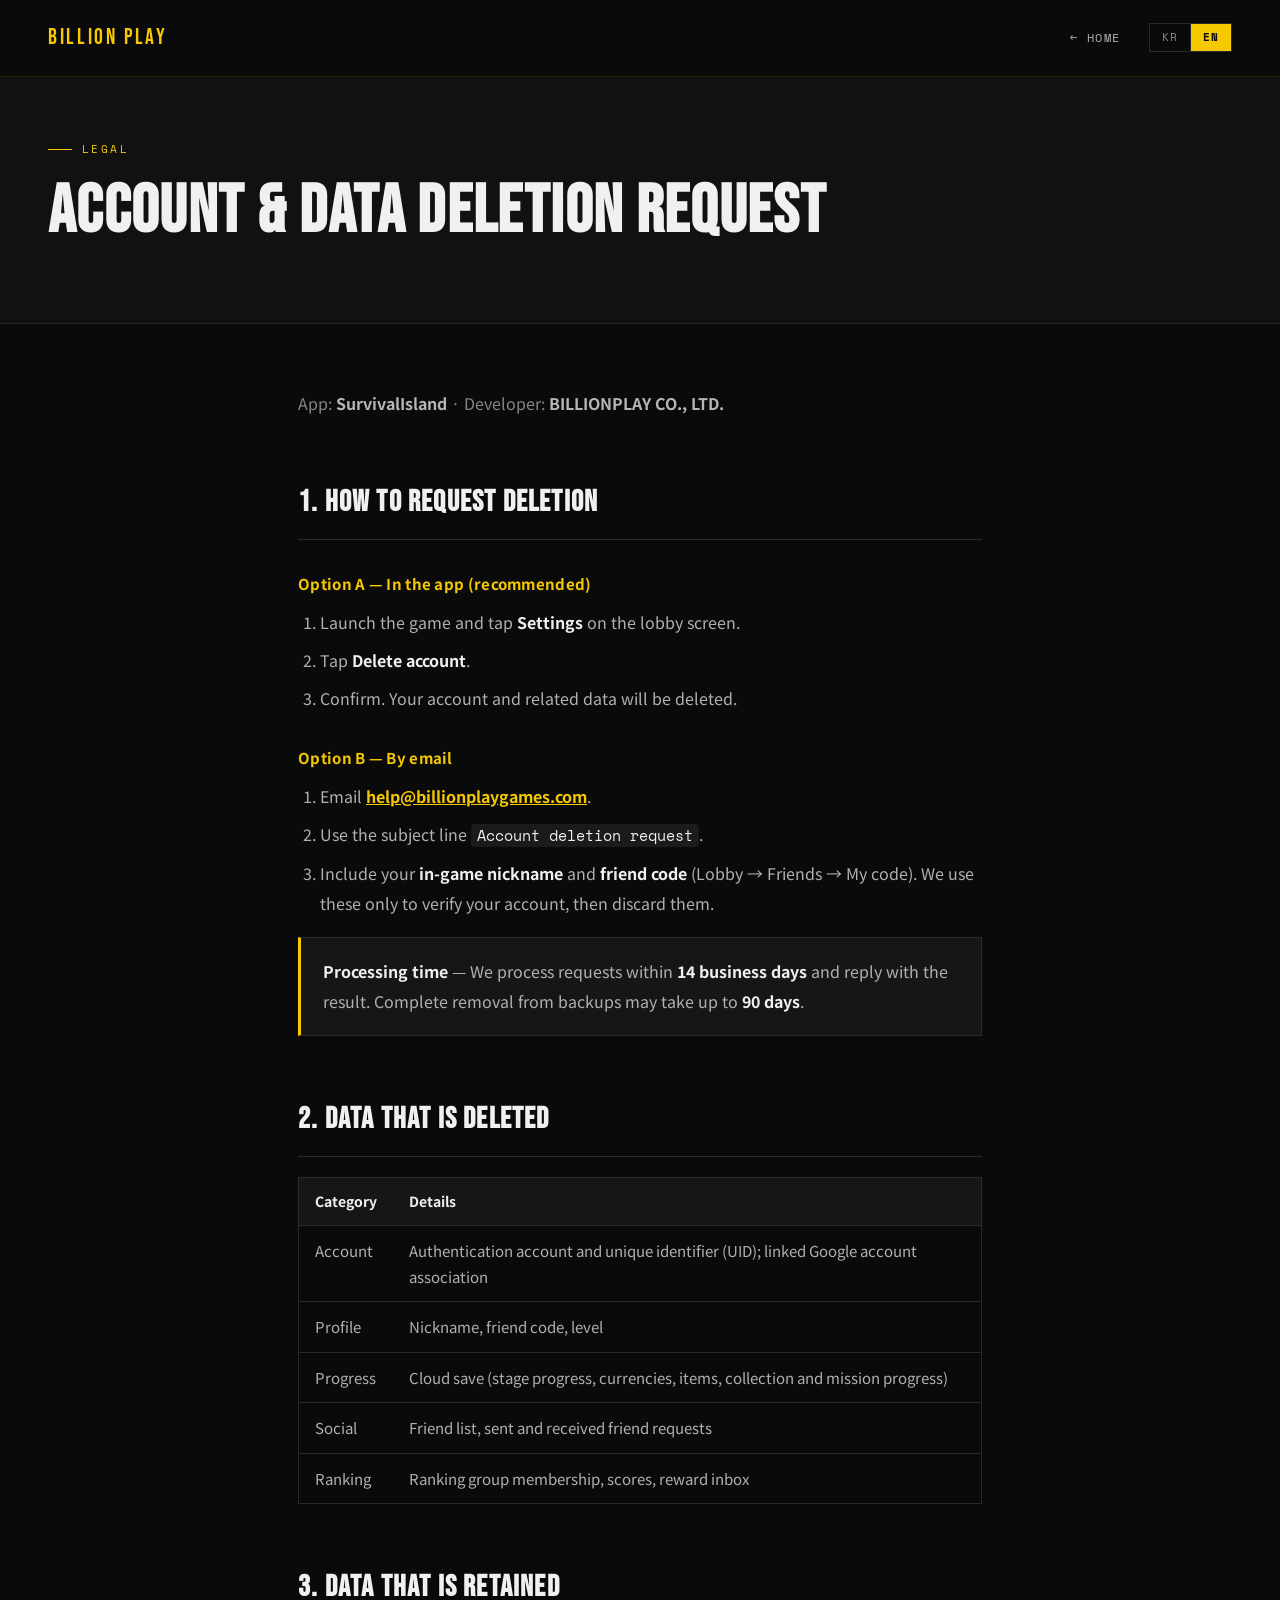
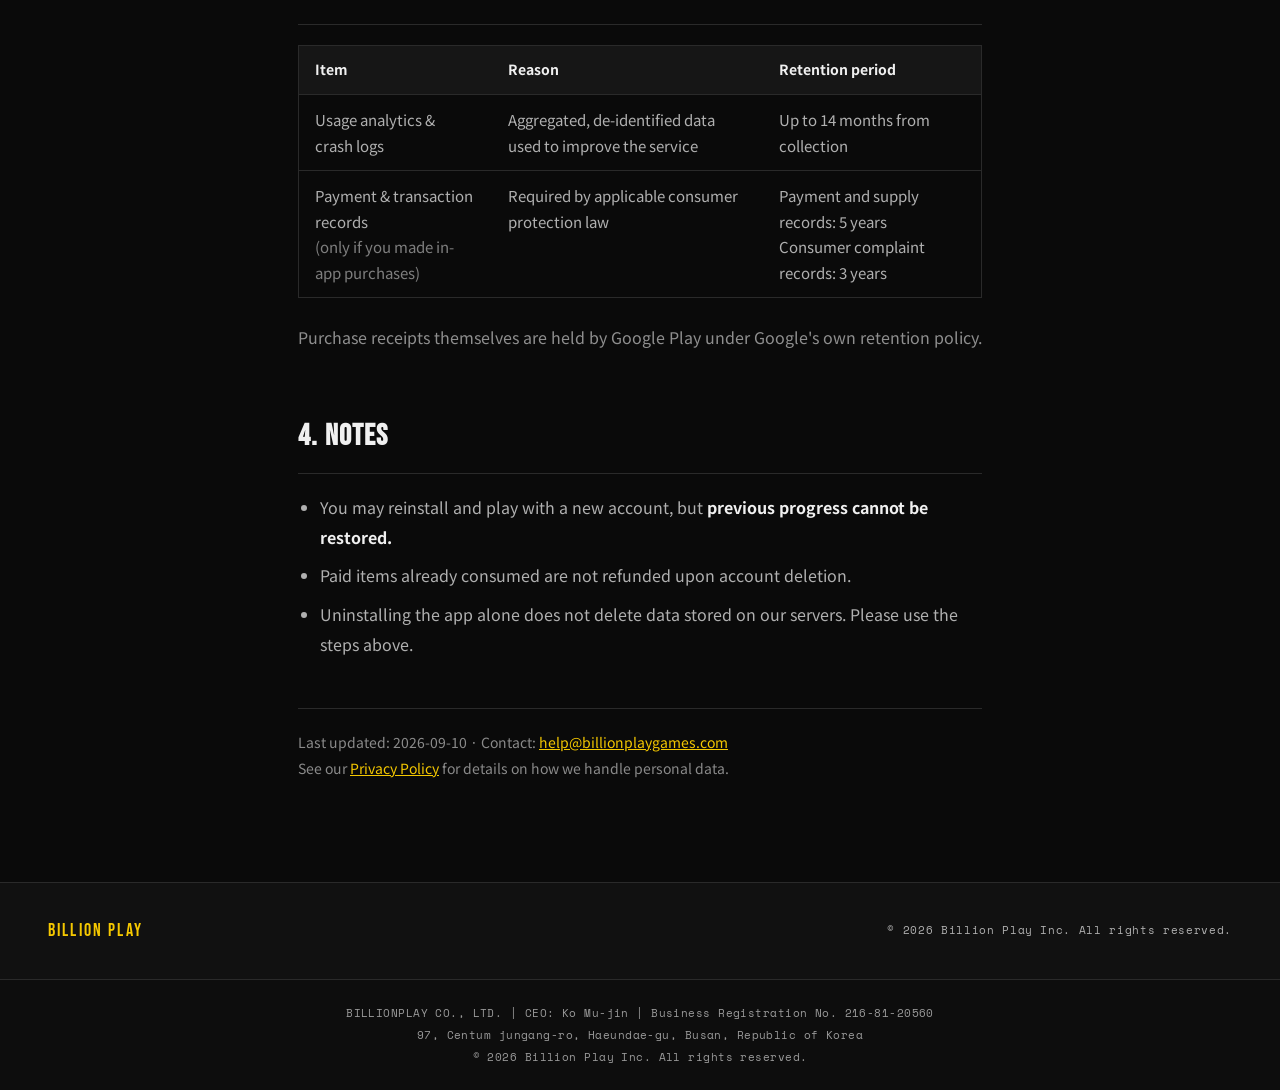
<file: account-deletion.html>
<!DOCTYPE html>
<html lang="ko" data-lang="ko">
<head>
  <meta charset="UTF-8" />
  <meta name="viewport" content="width=device-width, initial-scale=1.0" />
  <meta name="robots" content="noindex, nofollow" />
  <title>계정 및 데이터 삭제 요청 — Billion Play</title>
  <link rel="icon" type="image/png" href="./favicon.png" />
  <link rel="preconnect" href="https://fonts.googleapis.com" />
  <link rel="preconnect" href="https://fonts.gstatic.com" crossorigin />
  <link href="https://fonts.googleapis.com/css2?family=Bebas+Neue&family=Noto+Sans+KR:wght@300;400;500;700&family=Space+Mono:wght@400;700&display=swap" rel="stylesheet" />
  <style>
    :root {
      --yellow: #F5C800;
      --black: #0a0a0a;
      --dark: #111111;
      --card: #161616;
      --border: #2a2a2a;
      --text: #f0f0f0;
      --muted: #b0b0b0;
      --faint: #8a8a8a;
    }
    *, *::before, *::after { box-sizing: border-box; margin: 0; padding: 0; }
    html { scroll-behavior: smooth; }
    body {
      background: var(--black);
      color: var(--text);
      font-family: 'Noto Sans KR', sans-serif;
      font-weight: 400;
      line-height: 1.8;
      -webkit-font-smoothing: antialiased;
    }

    html[data-lang="ko"] [lang="en"] { display: none !important; }
    html[data-lang="en"] [lang="ko"] { display: none !important; }

    a:focus-visible, button:focus-visible {
      outline: 2px solid var(--yellow);
      outline-offset: 3px;
    }

    nav {
      position: fixed; top: 0; left: 0; right: 0; z-index: 100;
      display: flex; justify-content: space-between; align-items: center;
      gap: 16px;
      padding: 18px 48px;
      background: rgba(10,10,10,0.94);
      backdrop-filter: blur(12px);
      border-bottom: 1px solid rgba(245,200,0,0.10);
    }
    .nav-logo {
      font-family: 'Bebas Neue', sans-serif;
      font-size: 22px;
      letter-spacing: 0.12em;
      color: var(--yellow);
      text-decoration: none;
    }
    .nav-right { display: flex; align-items: center; gap: 28px; }
    .nav-back {
      font-family: 'Space Mono', monospace;
      font-size: 12px;
      letter-spacing: 0.12em;
      text-transform: uppercase;
      color: var(--muted);
      text-decoration: none;
      transition: color 0.2s;
      display: flex; align-items: center; gap: 8px;
    }
    .nav-back::before { content: '←'; }
    .nav-back:hover { color: var(--yellow); }

    .lang-switch { display: flex; border: 1px solid var(--border); }
    .lang-btn {
      font-family: 'Space Mono', monospace;
      font-size: 11px;
      letter-spacing: 0.1em;
      padding: 6px 12px;
      background: transparent;
      color: var(--faint);
      border: none; cursor: pointer;
      transition: background 0.2s, color 0.2s;
      line-height: 1.4;
    }
    .lang-btn + .lang-btn { border-left: 1px solid var(--border); }
    .lang-btn:hover { color: var(--text); }
    .lang-btn[aria-pressed="true"] {
      background: var(--yellow); color: var(--black); font-weight: 700;
    }

    .page-header {
      padding: 140px 48px 60px;
      border-bottom: 1px solid var(--border);
      background: var(--dark);
    }
    .page-label {
      font-family: 'Space Mono', monospace;
      font-size: 11px;
      letter-spacing: 0.22em;
      text-transform: uppercase;
      color: var(--yellow);
      margin-bottom: 16px;
      display: flex; align-items: center; gap: 10px;
    }
    .page-label::before { content: ''; width: 24px; height: 1px; background: var(--yellow); }
    .page-title {
      font-family: 'Bebas Neue', sans-serif;
      font-size: clamp(38px, 6vw, 68px);
      letter-spacing: 0.02em;
      color: var(--text);
      margin-bottom: 16px;
      line-height: 1.05;
    }
    .page-meta {
      font-family: 'Space Mono', monospace;
      font-size: 12px;
      color: var(--muted);
      letter-spacing: 0.08em;
    }

    .content-wrap {
      max-width: 780px;
      margin: 0 auto;
      padding: 64px 48px 100px;
    }

    .article h2 {
      font-family: 'Bebas Neue', sans-serif;
      font-size: 30px;
      letter-spacing: 0.04em;
      color: var(--text);
      margin: 56px 0 18px;
      padding-bottom: 10px;
      border-bottom: 1px solid var(--border);
    }
    .article h2:first-child { margin-top: 0; }

    .article h3 {
      font-size: 15px;
      font-weight: 700;
      color: var(--yellow);
      margin: 30px 0 10px;
      letter-spacing: 0.02em;
    }

    .article p {
      font-size: 16px;
      color: var(--muted);
      margin-bottom: 16px;
      line-height: 1.9;
    }

    .article ul, .article ol {
      padding-left: 22px;
      margin-bottom: 18px;
    }
    .article li {
      font-size: 16px;
      color: var(--muted);
      line-height: 1.9;
      margin-bottom: 8px;
    }

    .article strong { color: var(--text); font-weight: 700; }
    .article a { color: var(--yellow); }

    .table-scroll {
      overflow-x: auto;
      margin: 20px 0 24px;
      border: 1px solid var(--border);
    }
    table {
      width: 100%;
      border-collapse: collapse;
      font-size: 15px;
      min-width: 520px;
    }
    th, td {
      text-align: left;
      padding: 12px 16px;
      border-bottom: 1px solid var(--border);
      vertical-align: top;
      line-height: 1.7;
    }
    th {
      background: var(--card);
      color: var(--text);
      font-weight: 700;
      font-size: 14px;
      white-space: nowrap;
    }
    td { color: var(--muted); }
    tr:last-child td { border-bottom: none; }

    .info-box {
      background: var(--card);
      border: 1px solid var(--border);
      border-left: 3px solid var(--yellow);
      padding: 22px 26px;
      margin: 24px 0 40px;
    }
    .info-box p { margin-bottom: 12px; }
    .info-box p:last-child { margin-bottom: 0; }

    .contact-box {
      background: var(--card);
      border: 1px solid var(--border);
      padding: 28px 32px;
      margin: 24px 0;
    }
    .contact-box .label {
      font-family: 'Space Mono', monospace;
      font-size: 11px;
      letter-spacing: 0.18em;
      color: var(--yellow);
      margin-bottom: 14px;
      text-transform: uppercase;
    }
    .contact-box p { margin-bottom: 6px; font-size: 15px; }
    .contact-box p:last-child { margin-bottom: 0; }

    footer {
      border-top: 1px solid var(--border);
      padding: 32px 48px;
      display: flex; justify-content: space-between; align-items: center;
      gap: 20px;
      background: var(--dark);
    }
    .footer-logo {
      font-family: 'Bebas Neue', sans-serif;
      font-size: 18px; letter-spacing: 0.12em; color: var(--yellow);
    }
    .footer-copy {
      font-family: 'Space Mono', monospace;
      font-size: 11px; color: var(--muted); letter-spacing: 0.06em;
    }

    .footer-legal {
      background: #0d0d0d;
      border-top: 1px solid var(--border);
      padding: 22px 48px;
      text-align: center;
    }
    .footer-legal p {
      font-family: 'Space Mono', monospace;
      font-size: 11px;
      color: #9a9a9a;
      letter-spacing: 0.04em;
      line-height: 2;
    }

    @media (prefers-reduced-motion: reduce) {
      *, *::before, *::after {
        transition-duration: 0.01ms !important;
        scroll-behavior: auto !important;
      }
    }

    @media (max-width: 768px) {
      nav { padding: 14px 20px; }
      .nav-back { display: none; }
      .page-header { padding: 110px 24px 44px; }
      .content-wrap { padding: 48px 24px 72px; }
      .article h2 { font-size: 26px; margin-top: 44px; }
      .article p, .article li { font-size: 15px; }
      footer { flex-direction: column; gap: 16px; text-align: center; }
      .footer-legal { padding: 20px 24px; }
    }

    .article .sub { opacity: .75; margin-bottom: 28px; }
    .article code {
      background: #8882; padding: 1px 6px; border-radius: 4px;
      font-family: 'Space Mono', monospace; font-size: 0.92em; color: var(--text);
    }
    .article .box {
      background: var(--card); border: 1px solid var(--border);
      border-left: 3px solid var(--yellow);
      padding: 18px 22px; margin: 16px 0 24px;
      font-size: 16px; color: var(--muted); line-height: 1.9;
    }
    .article .doc-footer {
      margin-top: 48px; padding-top: 20px; border-top: 1px solid var(--border);
      font-size: 14px; color: var(--faint); line-height: 1.9;
    }
  </style>
</head>
<body>

  <nav>
    <a href="./index.html" class="nav-logo">Billion Play</a>
    <div class="nav-right">
      <a href="./index.html" class="nav-back"><span lang="ko">홈으로</span><span lang="en">Home</span></a>
      <div class="lang-switch" role="group" aria-label="Language">
        <button type="button" class="lang-btn" data-set-lang="ko" aria-pressed="true">KR</button>
        <button type="button" class="lang-btn" data-set-lang="en" aria-pressed="false">EN</button>
      </div>
    </div>
  </nav>

  <div class="page-header">
    <div class="page-label">Legal</div>
    <h1 class="page-title">
      <span lang="ko">계정 및 데이터 삭제 요청</span>
      <span lang="en">Account &amp; Data Deletion Request</span>
    </h1>
  </div>

  <div class="content-wrap">

        <!-- ══════════ 한국어 ══════════ -->
    <div class="article" lang="ko">

      <p class="sub">앱: <strong>SurvivalIsland</strong> · 개발자: <strong>BILLIONPLAY CO., LTD.</strong></p>

      <h2>1. 삭제를 요청하는 방법</h2>

      <h3>방법 A — 앱에서 직접 (권장)</h3>
      <ol>
        <li>게임을 실행한 뒤 로비 화면에서 <strong>설정</strong> 버튼을 누릅니다.</li>
        <li><strong>계정 삭제</strong>를 누릅니다.</li>
        <li>안내에 따라 확인하면 계정과 관련 데이터가 삭제됩니다.</li>
      </ol>

      <h3>방법 B — 이메일로 요청</h3>
      <ol>
        <li><strong><a href="mailto:help@billionplaygames.com">help@billionplaygames.com</a></strong> 로 메일을 보냅니다.</li>
        <li>제목에 <code>계정 삭제 요청</code> 이라고 적습니다.</li>
        <li>본문에 <strong>게임 내 닉네임</strong>과 <strong>친구 코드</strong>를 함께 적어 주세요.
            (로비 → 친구 → 내 코드에서 확인할 수 있습니다. 본인 계정 확인에 사용되며, 확인 후 폐기합니다.)</li>
      </ol>

      <div class="box">
        <strong>처리 기간</strong> — 요청을 받은 날로부터 <strong>영업일 기준 14일 이내</strong>에 처리하고 결과를 회신합니다.
        백업 저장소에서 완전히 제거되기까지는 최대 <strong>90일</strong>이 걸릴 수 있습니다.
      </div>

      <h2>2. 삭제되는 데이터</h2>
      <p>계정 삭제 시 아래 데이터가 <strong>모두 영구 삭제</strong>되며 복구할 수 없습니다.</p>
      <div class="table-scroll">
      <table>
        <tr><th>구분</th><th>내용</th></tr>
        <tr><td>계정</td><td>인증 계정 및 고유 식별자(UID), 연동된 Google 계정 연결 정보</td></tr>
        <tr><td>프로필</td><td>닉네임, 친구 코드, 레벨</td></tr>
        <tr><td>게임 진행</td><td>클라우드 저장 데이터(스테이지 진행, 보유 재화·아이템, 수집·미션 진행 등)</td></tr>
        <tr><td>소셜</td><td>친구 목록, 보낸·받은 친구 요청</td></tr>
        <tr><td>랭킹</td><td>랭킹 그룹 참가 기록, 점수, 보상함</td></tr>
      </table>
      </div>

      <h2>3. 삭제되지 않고 보관되는 데이터</h2>
      <div class="table-scroll">
      <table>
        <tr><th>항목</th><th>보관 이유</th><th>보관 기간</th></tr>
        <tr>
          <td>이용 통계 · 오류(크래시) 기록</td>
          <td>개인을 식별할 수 없도록 처리된 집계 정보로, 서비스 품질 개선에 사용됩니다.</td>
          <td>수집일로부터 최대 14개월</td>
        </tr>
        <tr>
          <td>결제 · 거래 기록<br><span style="opacity:.7">(인앱 결제를 이용한 경우에 한함)</span></td>
          <td>전자상거래 등에서의 소비자보호에 관한 법률에 따른 보존 의무</td>
          <td>대금 결제 및 재화 공급 기록 5년<br>소비자 불만·분쟁 처리 기록 3년</td>
        </tr>
      </table>
      </div>
      <p style="opacity:.8">인앱 결제 영수증 자체는 Google Play 가 보관하며, 그 보관 정책은 Google 에 따릅니다.</p>

      <h2>4. 참고</h2>
      <ul>
        <li>계정을 삭제해도 앱을 다시 설치해 새 계정으로 플레이할 수 있습니다. 다만 <strong>이전 진행 상황은 복구되지 않습니다.</strong></li>
        <li>이미 사용한 유료 아이템은 계정 삭제로 환불되지 않습니다.</li>
        <li>앱을 삭제(제거)하는 것만으로는 서버에 저장된 데이터가 삭제되지 않습니다. 위 절차를 이용해 주세요.</li>
      </ul>

      <div class="doc-footer">
        최종 수정일: 2026-09-10 · 문의: <a href="mailto:help@billionplaygames.com">help@billionplaygames.com</a><br>
        개인정보 처리에 관한 자세한 내용은 <a href="./privacy.html">개인정보처리방침</a>을 참고하세요.
      </div>

    </div>

    <!-- ══════════ ENGLISH ══════════ -->
    <div class="article" lang="en">

      <p class="sub">App: <strong>SurvivalIsland</strong> · Developer: <strong>BILLIONPLAY CO., LTD.</strong></p>

      <h2>1. How to request deletion</h2>
      <h3>Option A — In the app (recommended)</h3>
      <ol>
        <li>Launch the game and tap <strong>Settings</strong> on the lobby screen.</li>
        <li>Tap <strong>Delete account</strong>.</li>
        <li>Confirm. Your account and related data will be deleted.</li>
      </ol>
      <h3>Option B — By email</h3>
      <ol>
        <li>Email <strong><a href="mailto:help@billionplaygames.com">help@billionplaygames.com</a></strong>.</li>
        <li>Use the subject line <code>Account deletion request</code>.</li>
        <li>Include your <strong>in-game nickname</strong> and <strong>friend code</strong>
            (Lobby → Friends → My code). We use these only to verify your account, then discard them.</li>
      </ol>
      <div class="box">
        <strong>Processing time</strong> — We process requests within <strong>14 business days</strong> and reply with the result.
        Complete removal from backups may take up to <strong>90 days</strong>.
      </div>

      <h2>2. Data that is deleted</h2>
      <div class="table-scroll">
      <table>
        <tr><th>Category</th><th>Details</th></tr>
        <tr><td>Account</td><td>Authentication account and unique identifier (UID); linked Google account association</td></tr>
        <tr><td>Profile</td><td>Nickname, friend code, level</td></tr>
        <tr><td>Progress</td><td>Cloud save (stage progress, currencies, items, collection and mission progress)</td></tr>
        <tr><td>Social</td><td>Friend list, sent and received friend requests</td></tr>
        <tr><td>Ranking</td><td>Ranking group membership, scores, reward inbox</td></tr>
      </table>
      </div>

      <h2>3. Data that is retained</h2>
      <div class="table-scroll">
      <table>
        <tr><th>Item</th><th>Reason</th><th>Retention period</th></tr>
        <tr><td>Usage analytics &amp; crash logs</td><td>Aggregated, de-identified data used to improve the service</td><td>Up to 14 months from collection</td></tr>
        <tr><td>Payment &amp; transaction records<br><span style="opacity:.7">(only if you made in-app purchases)</span></td><td>Required by applicable consumer protection law</td><td>Payment and supply records: 5 years<br>Consumer complaint records: 3 years</td></tr>
      </table>
      </div>
      <p style="opacity:.8">Purchase receipts themselves are held by Google Play under Google's own retention policy.</p>

      <h2>4. Notes</h2>
      <ul>
        <li>You may reinstall and play with a new account, but <strong>previous progress cannot be restored.</strong></li>
        <li>Paid items already consumed are not refunded upon account deletion.</li>
        <li>Uninstalling the app alone does not delete data stored on our servers. Please use the steps above.</li>
      </ul>

      <div class="doc-footer">
        Last updated: 2026-09-10 · Contact: <a href="mailto:help@billionplaygames.com">help@billionplaygames.com</a><br>
        See our <a href="./privacy.html?lang=en">Privacy Policy</a> for details on how we handle personal data.
      </div>

    </div>

</div>

  <footer>
    <div class="footer-logo">Billion Play</div>
    <div class="footer-copy">© 2026 Billion Play Inc. All rights reserved.</div>
  </footer>

  <div class="footer-legal">
    <p lang="ko">
      주식회사 BILLIONPLAY CO., LTD. | 대표이사: 고무진 | 사업자등록번호: 216-81-20560<br>
      부산광역시 해운대구 센텀중앙로 97 (재송동, 센텀스카이비즈)<br>
      © 2026 Billion Play Inc. All rights reserved.
    </p>
    <p lang="en">
      BILLIONPLAY CO., LTD. | CEO: Ko Mu-jin | Business Registration No. 216-81-20560<br>
      97, Centum jungang-ro, Haeundae-gu, Busan, Republic of Korea<br>
      © 2026 Billion Play Inc. All rights reserved.
    </p>
  </div>

  <script>
    (function () {
      var root = document.documentElement;
      var buttons = document.querySelectorAll('.lang-btn');

      function setLang(lang) {
        root.setAttribute('data-lang', lang);
        root.setAttribute('lang', lang);
        buttons.forEach(function (b) {
          b.setAttribute('aria-pressed', String(b.dataset.setLang === lang));
        });
        try { localStorage.setItem('bp-lang', lang); } catch (e) {}
      }

      // 이 페이지는 영어를 기본으로 표시합니다. 한글은 ?lang=ko 또는 KR 버튼.
      var q = (location.search.match(/[?&]lang=(ko|en)\b/) || [])[1];

      setLang(q || 'en');

      buttons.forEach(function (b) {
        b.addEventListener('click', function () { setLang(b.dataset.setLang); });
      });
    })();
  </script>

</body>
</html>
</file>
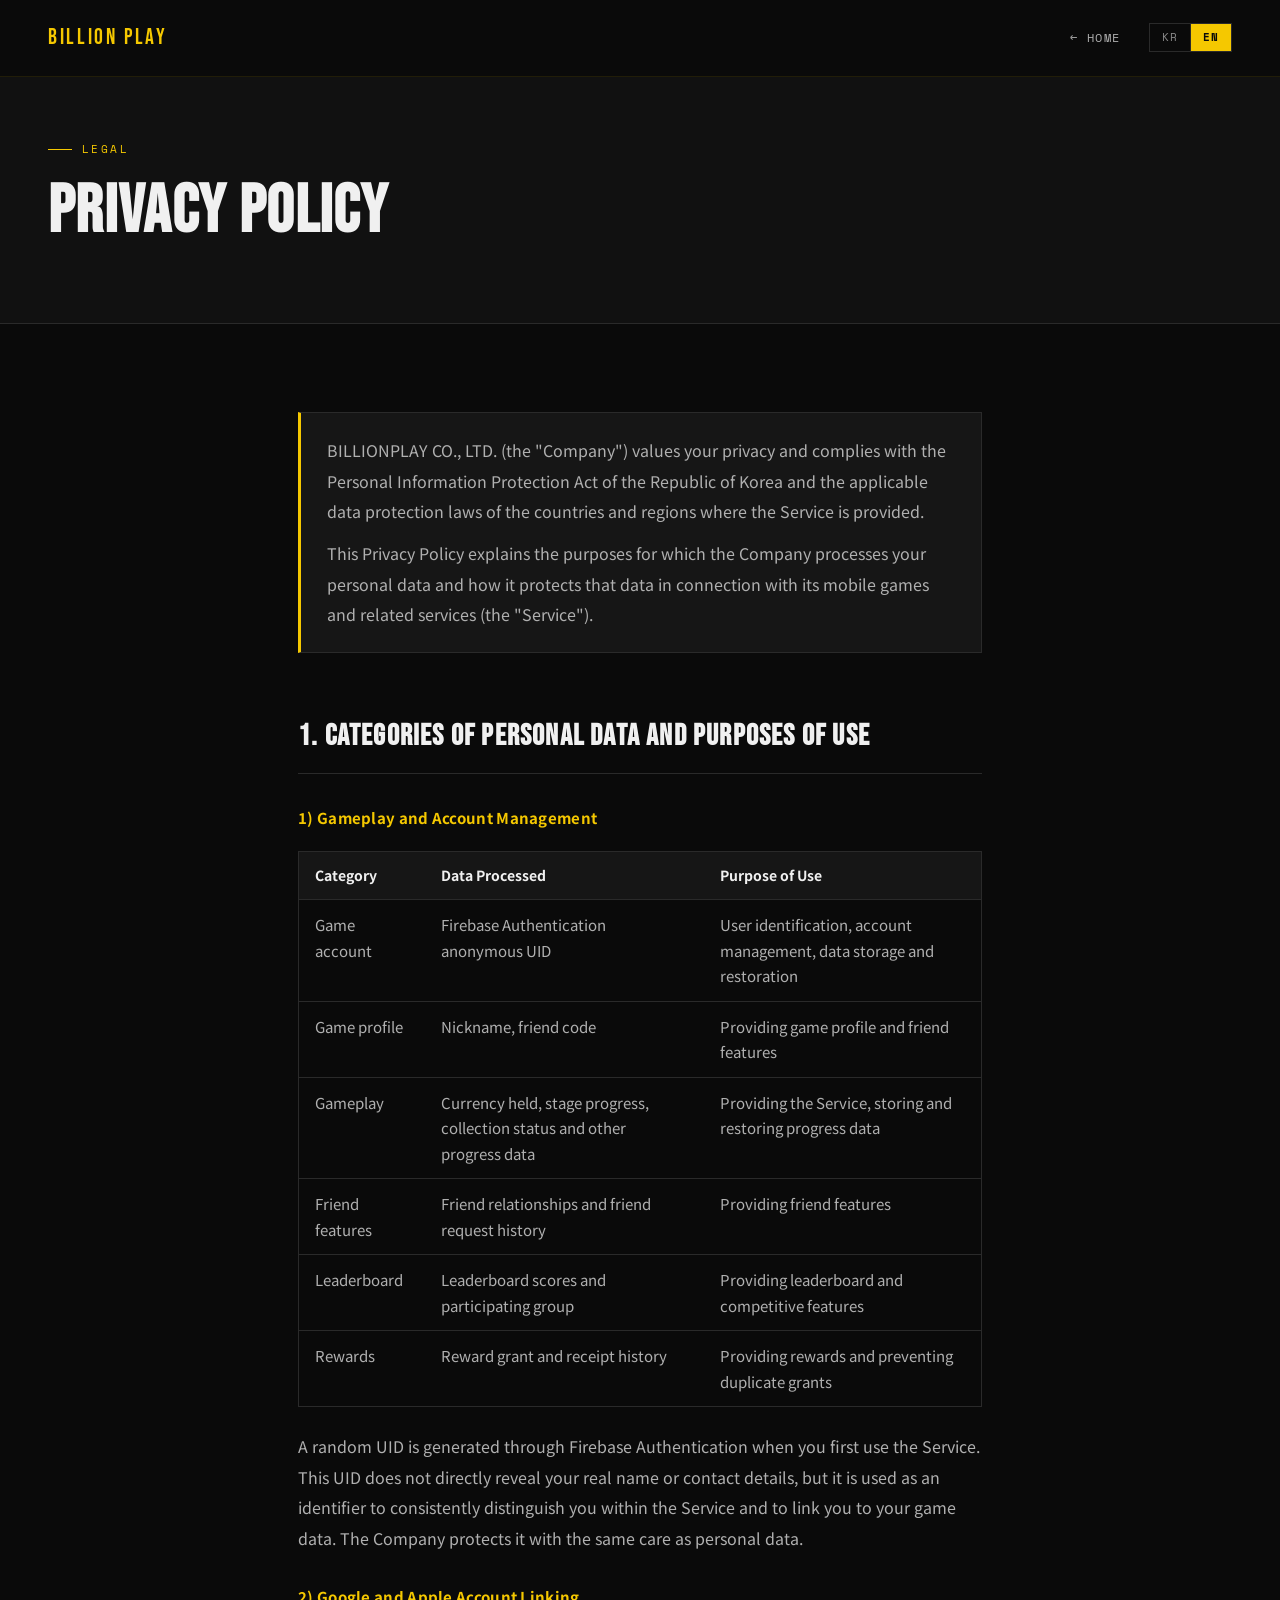
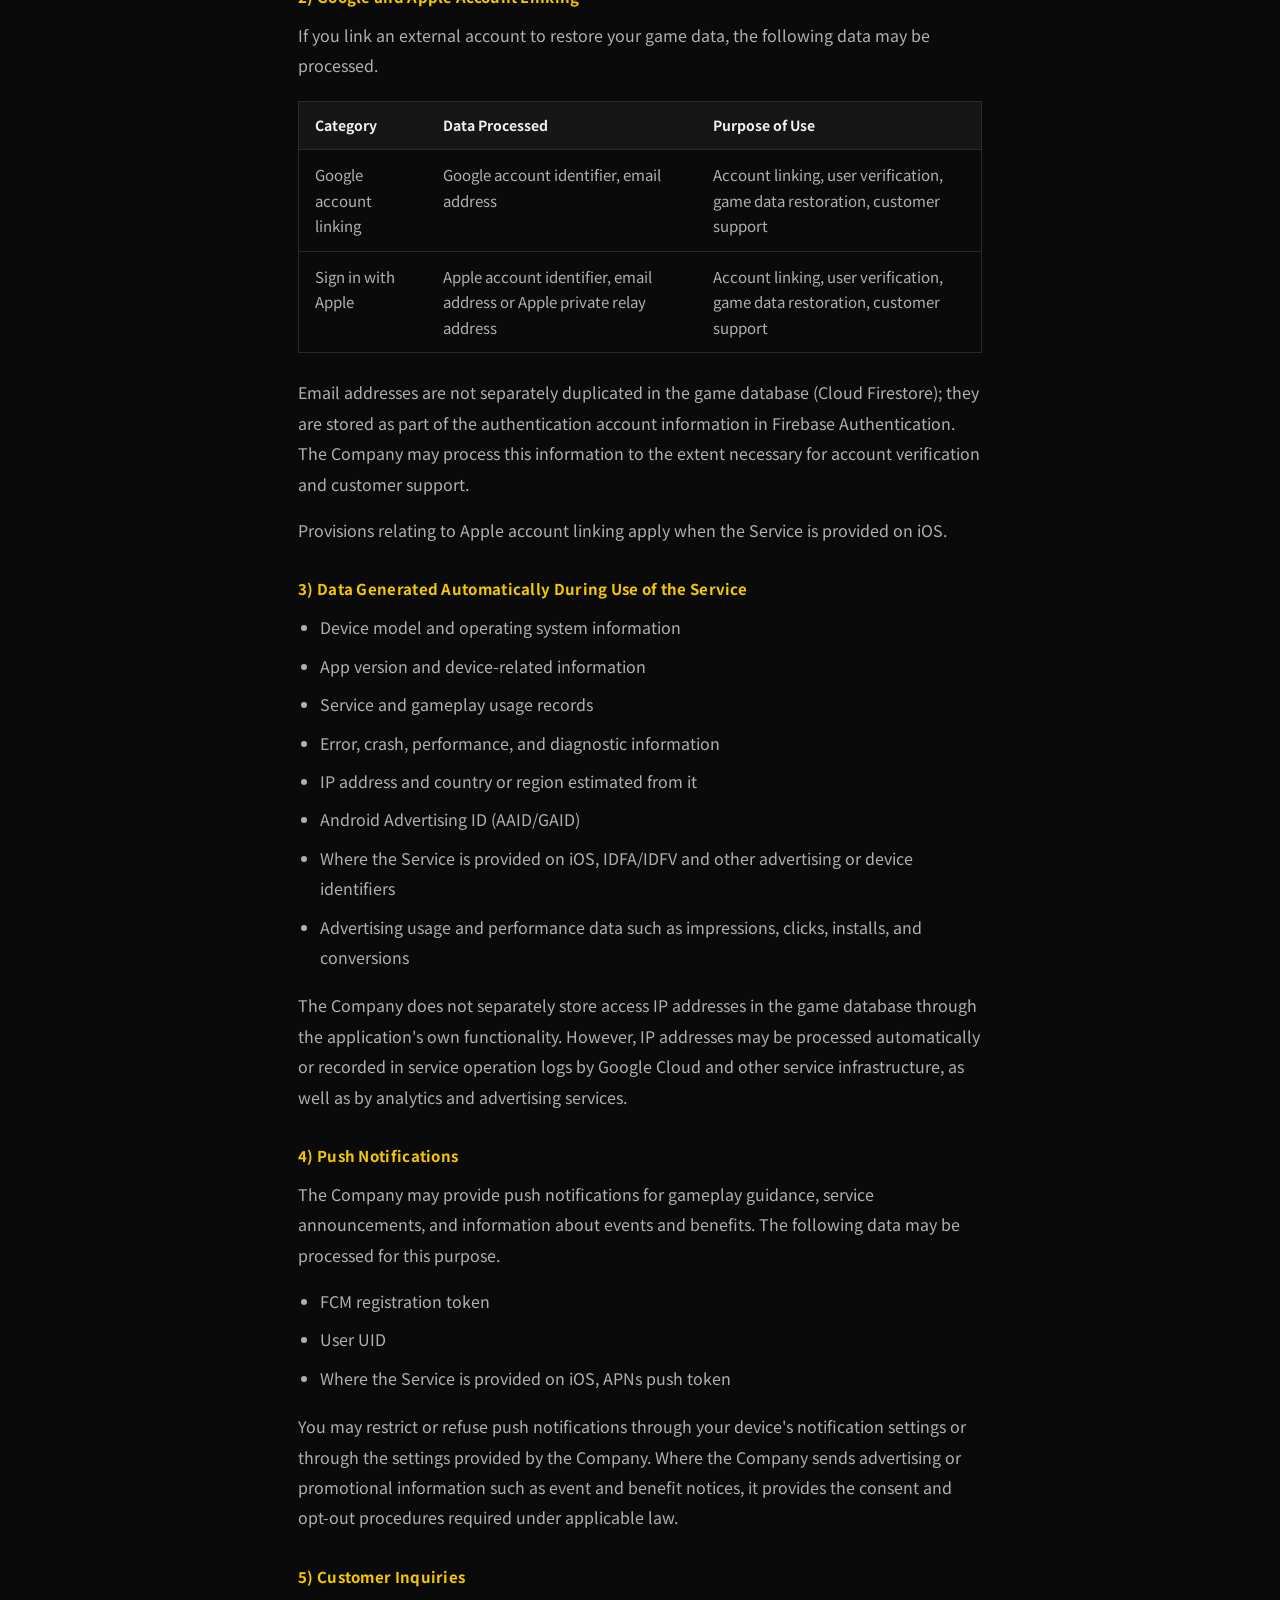
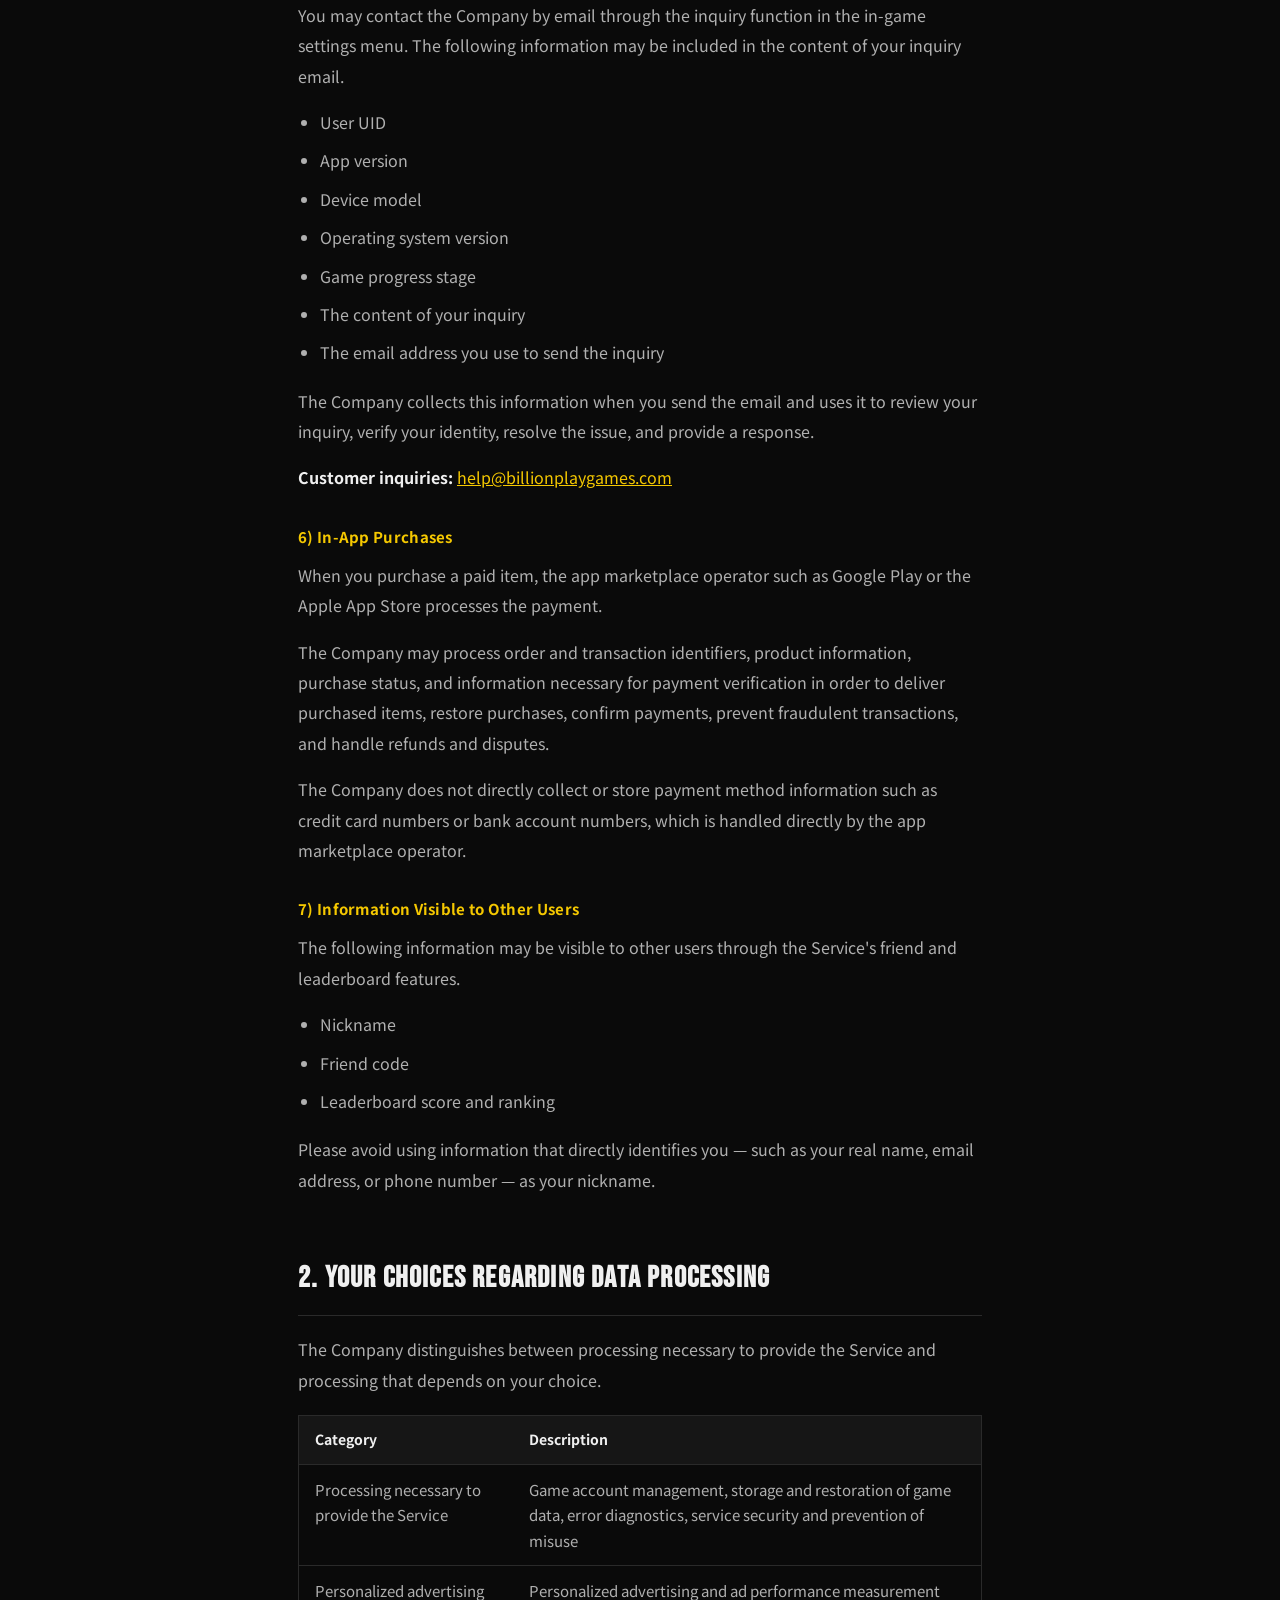
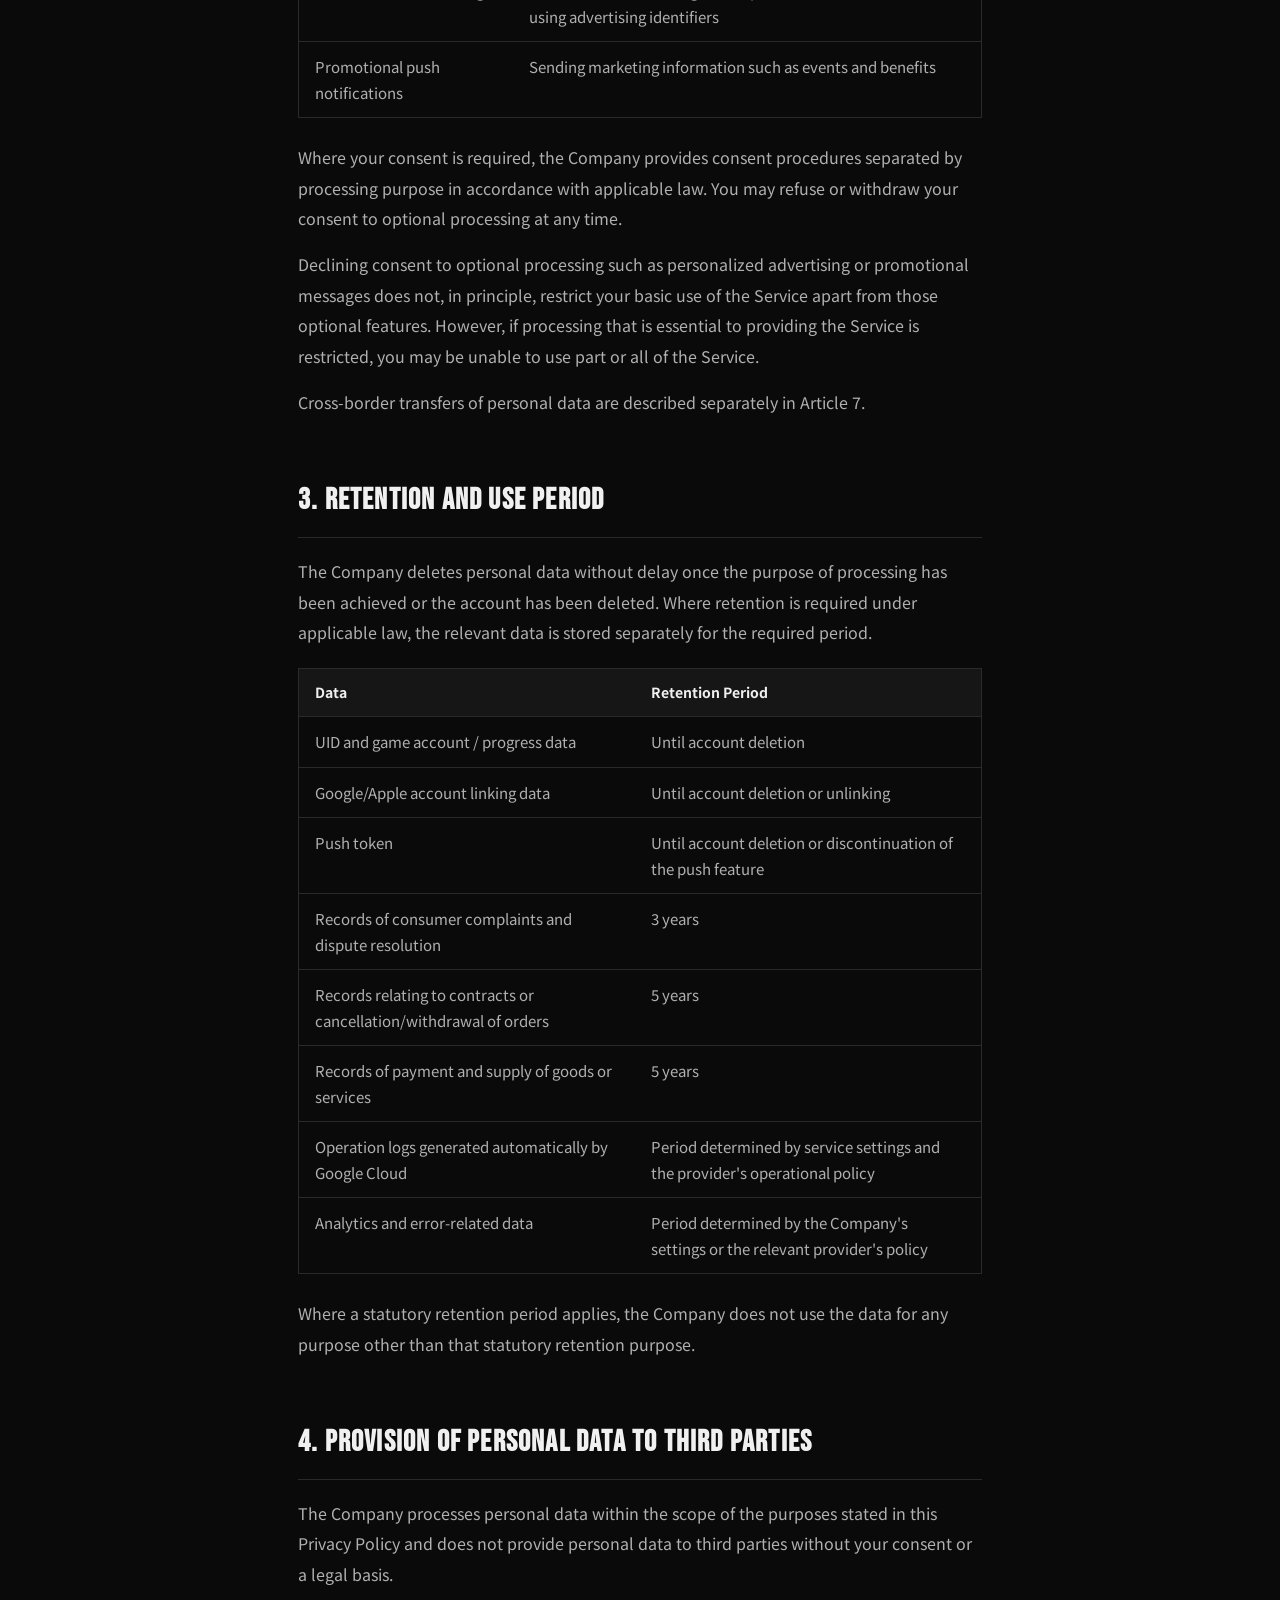
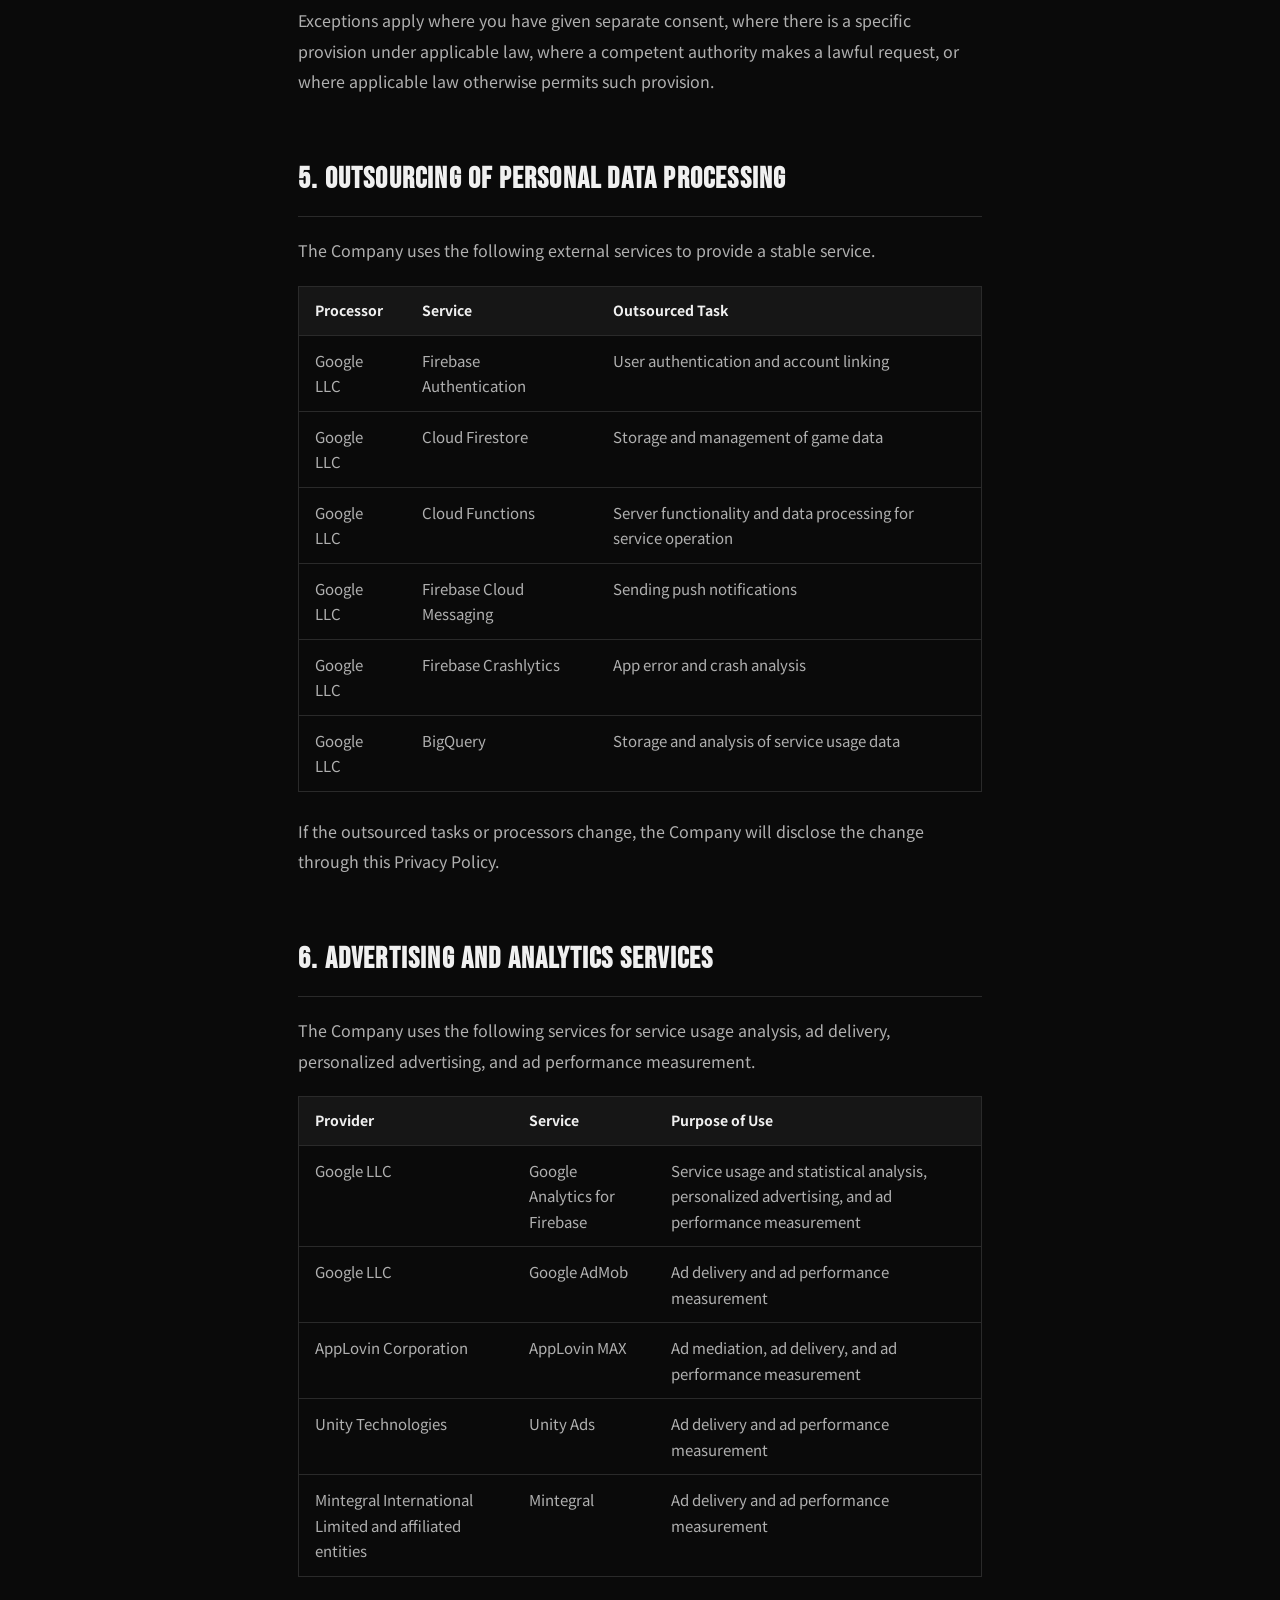
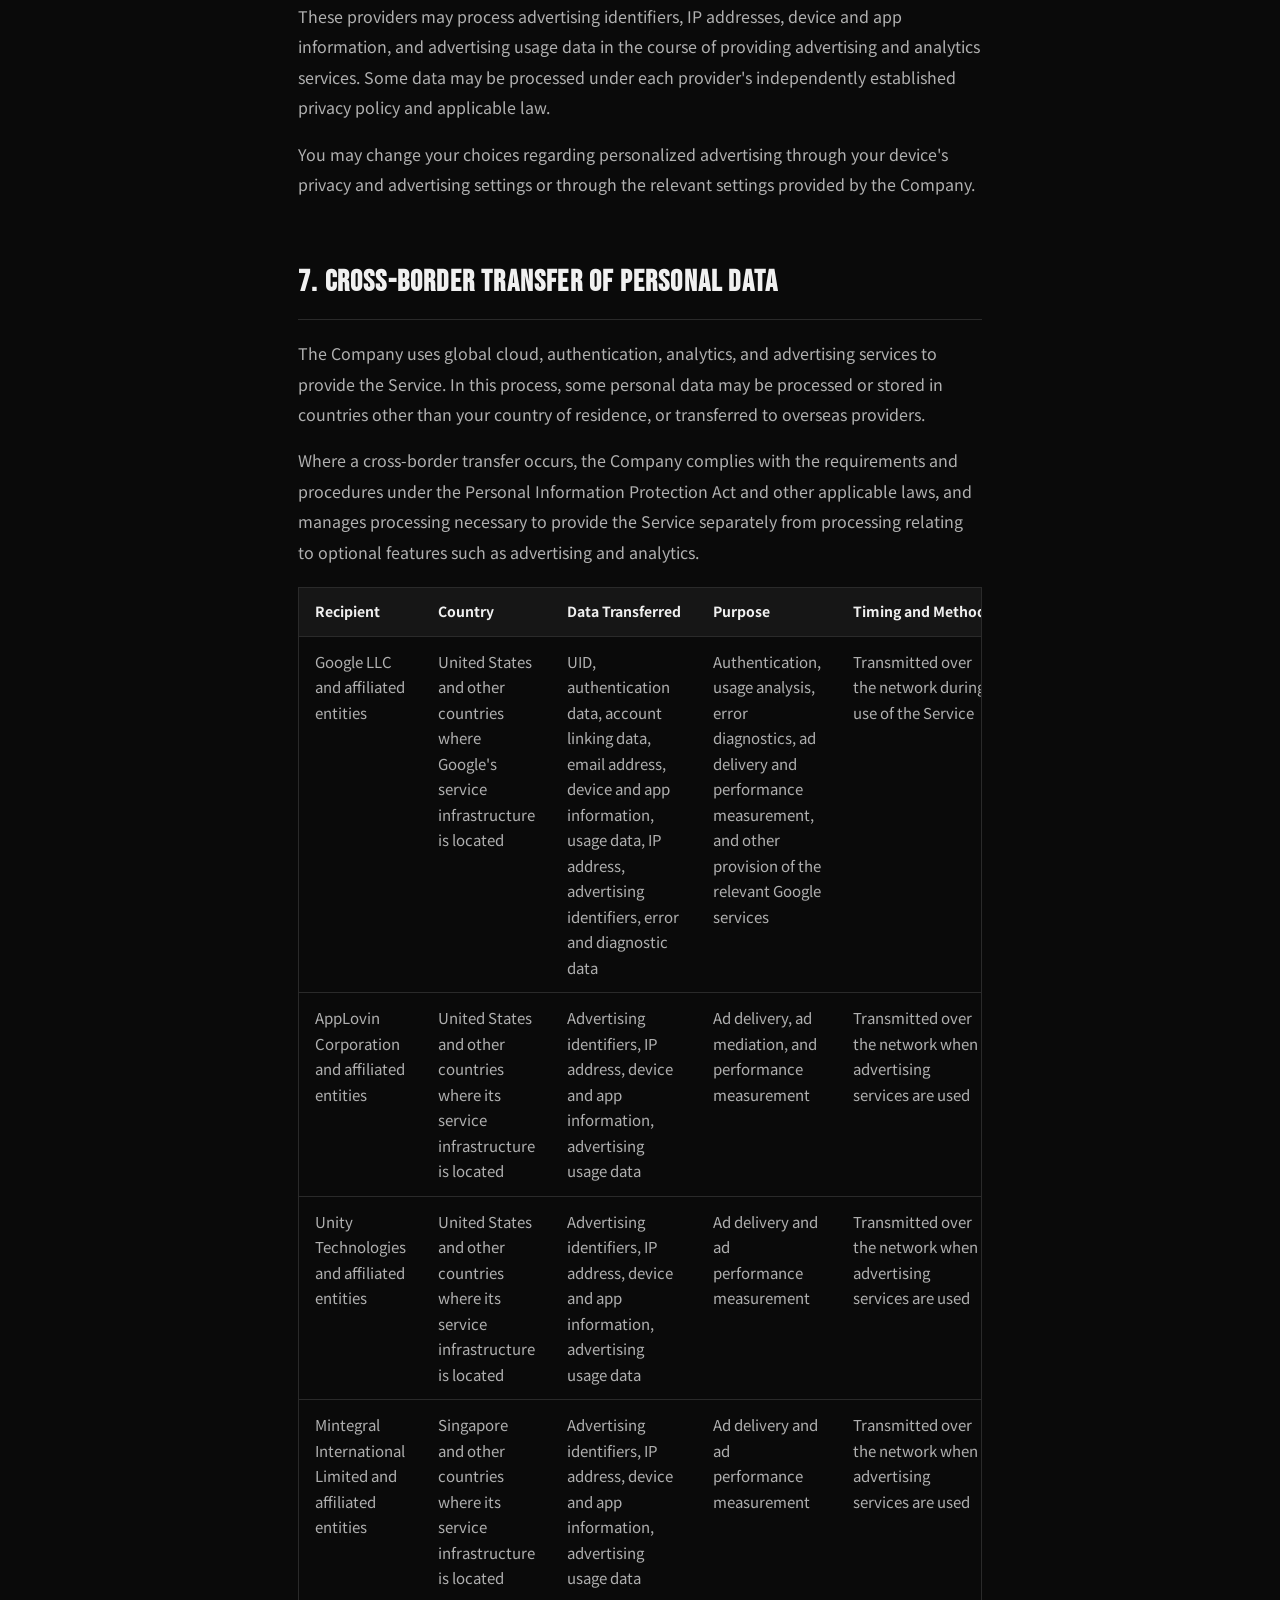
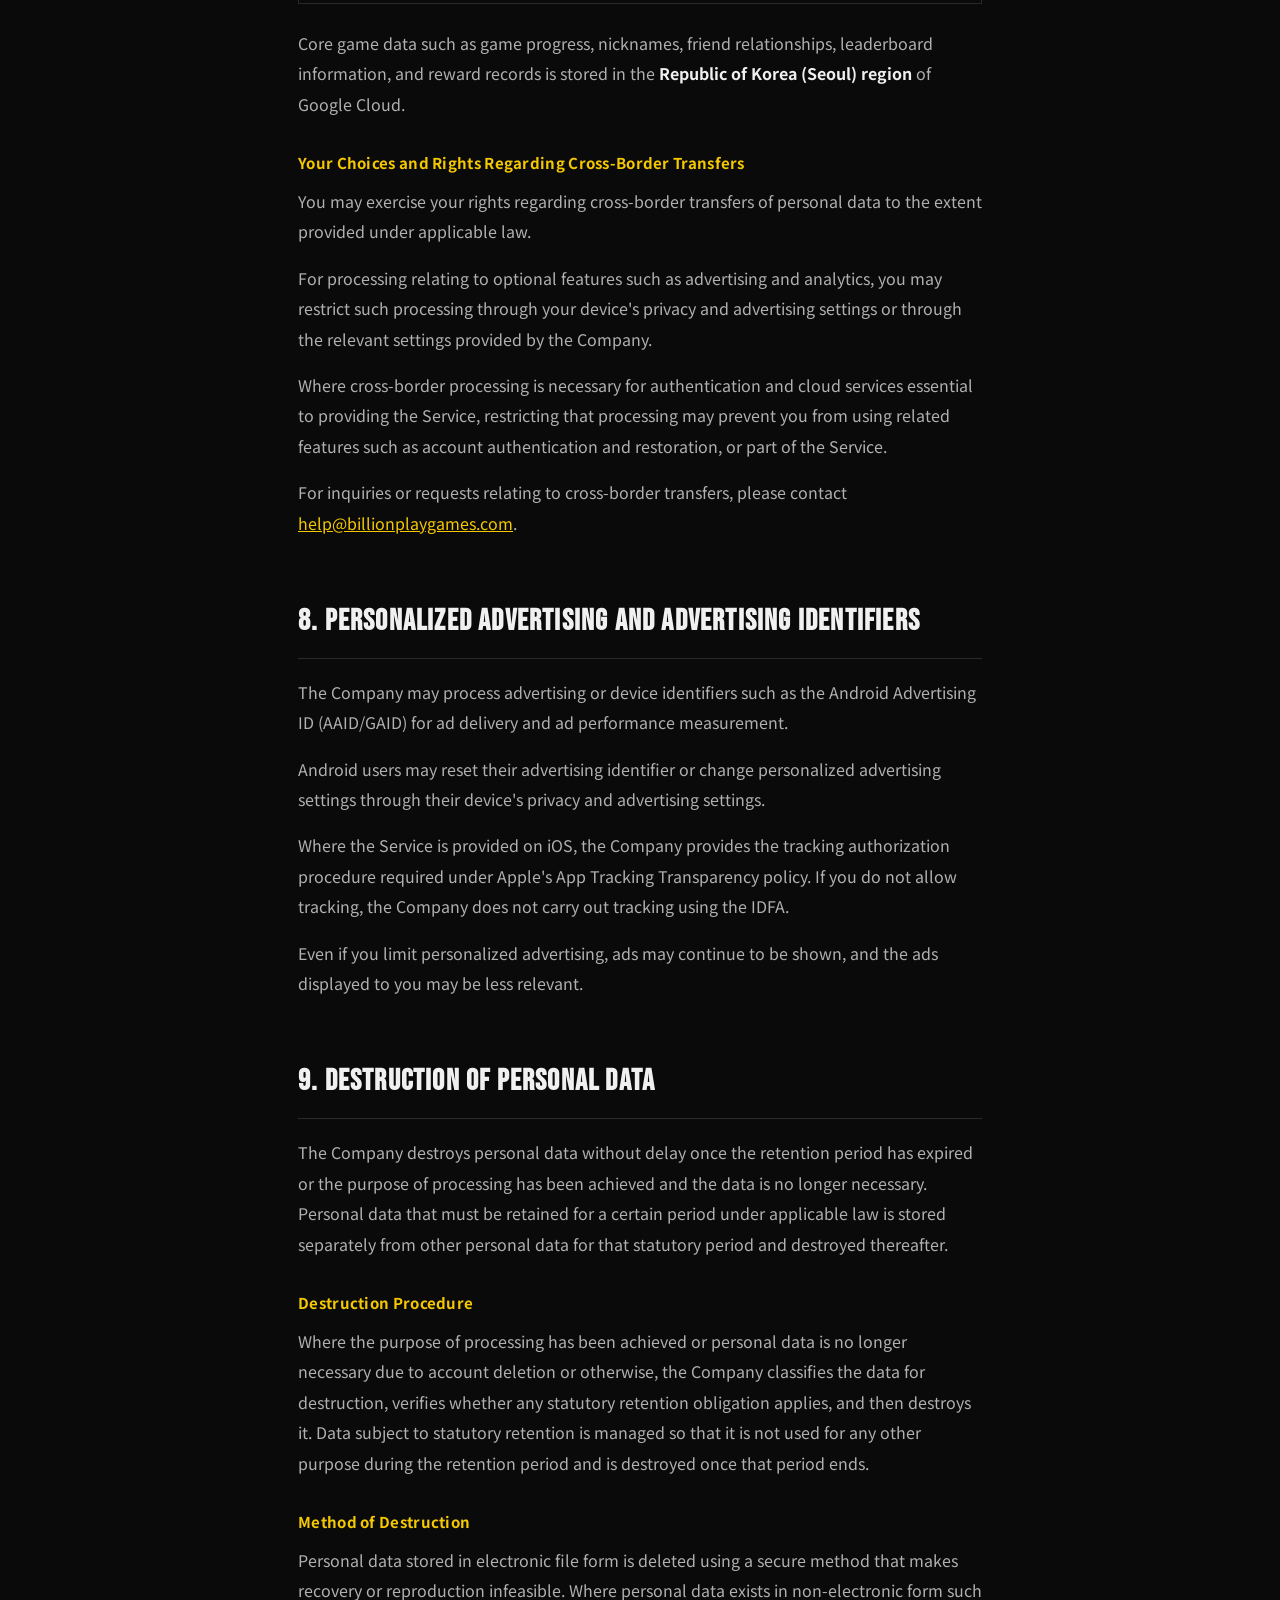
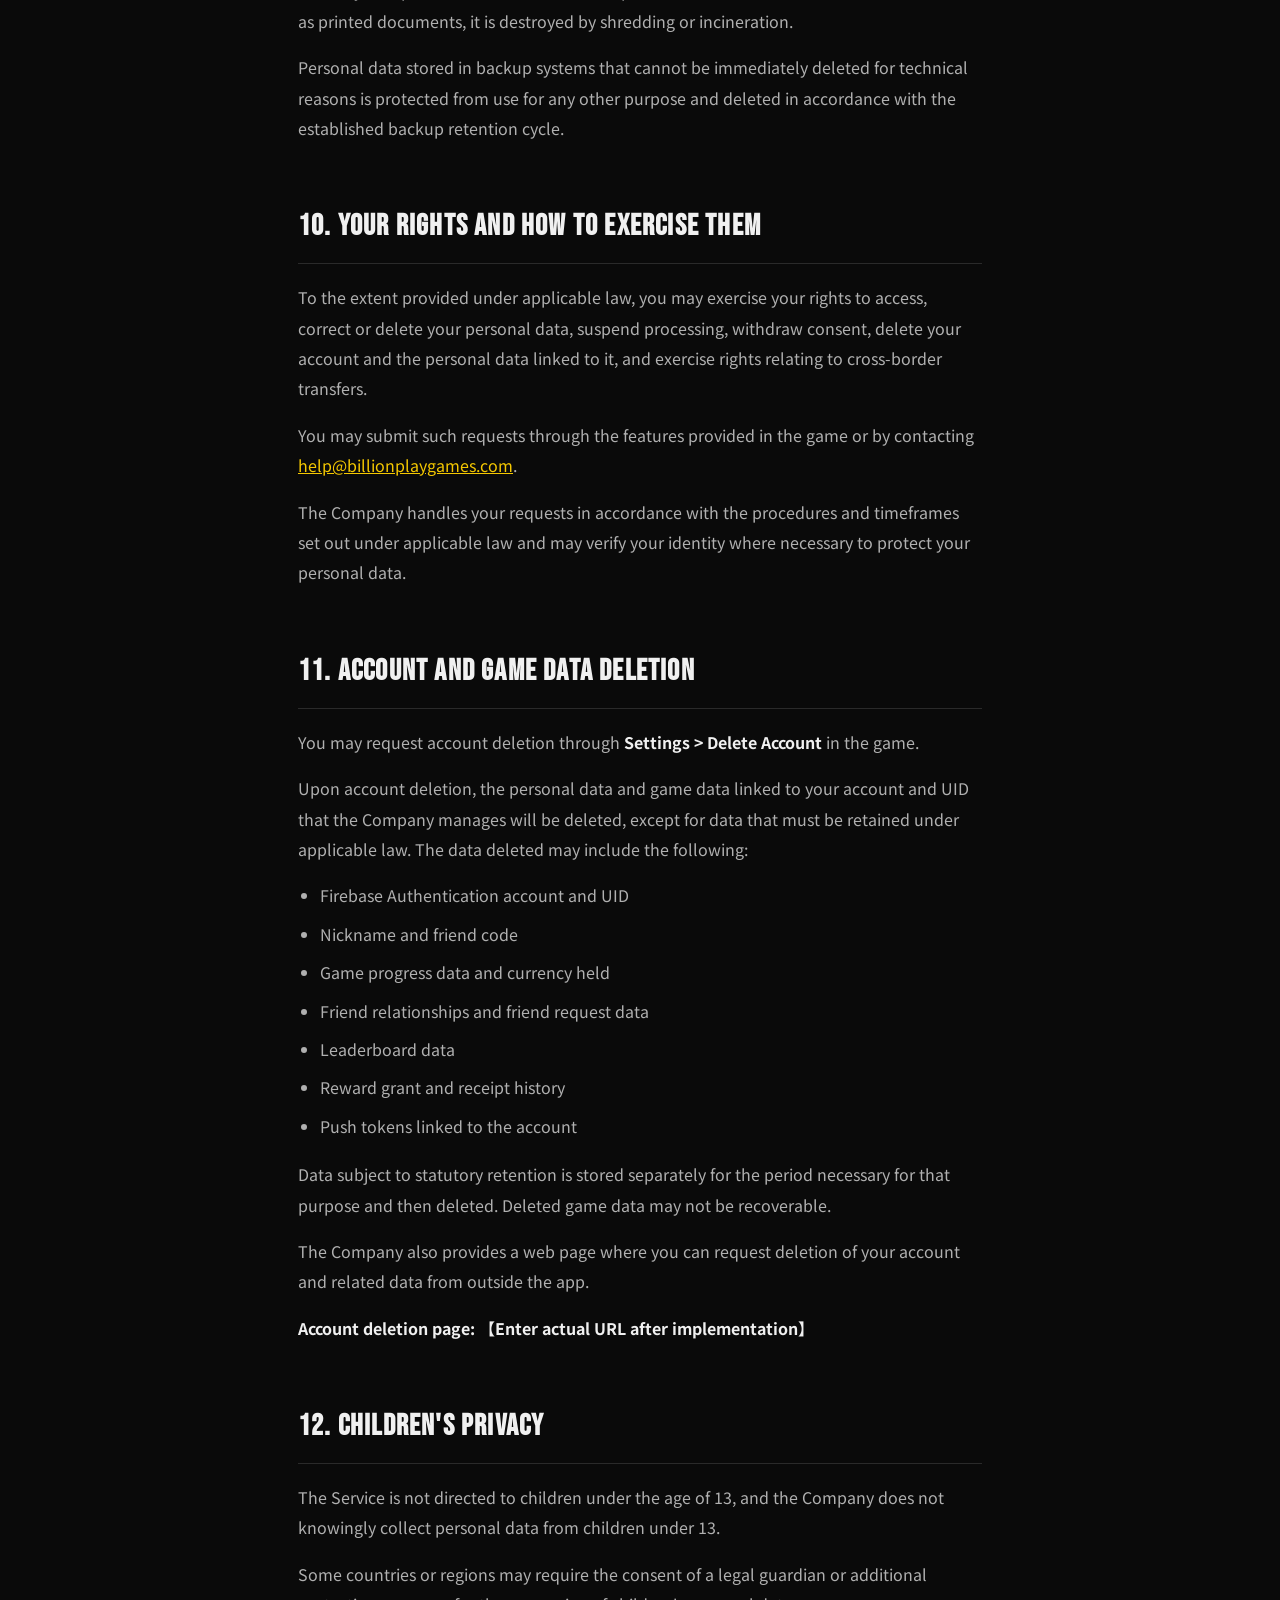
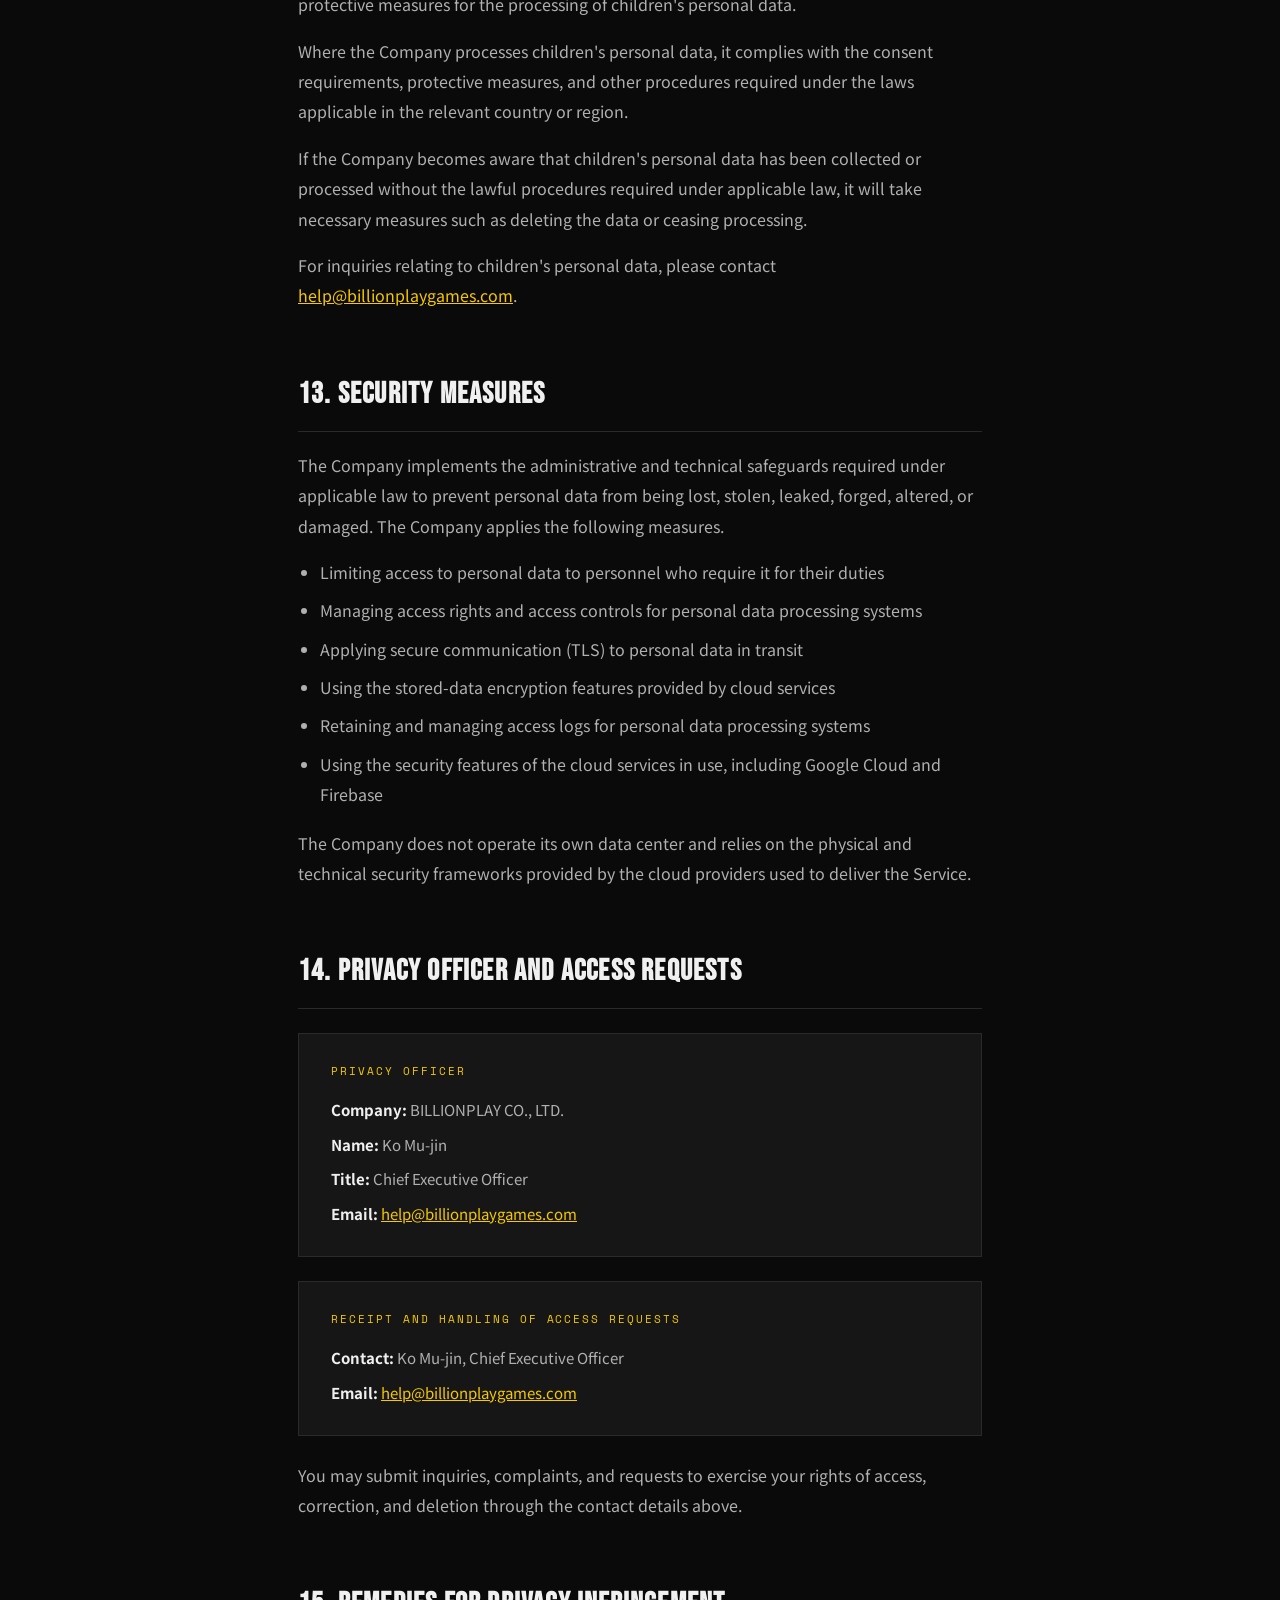
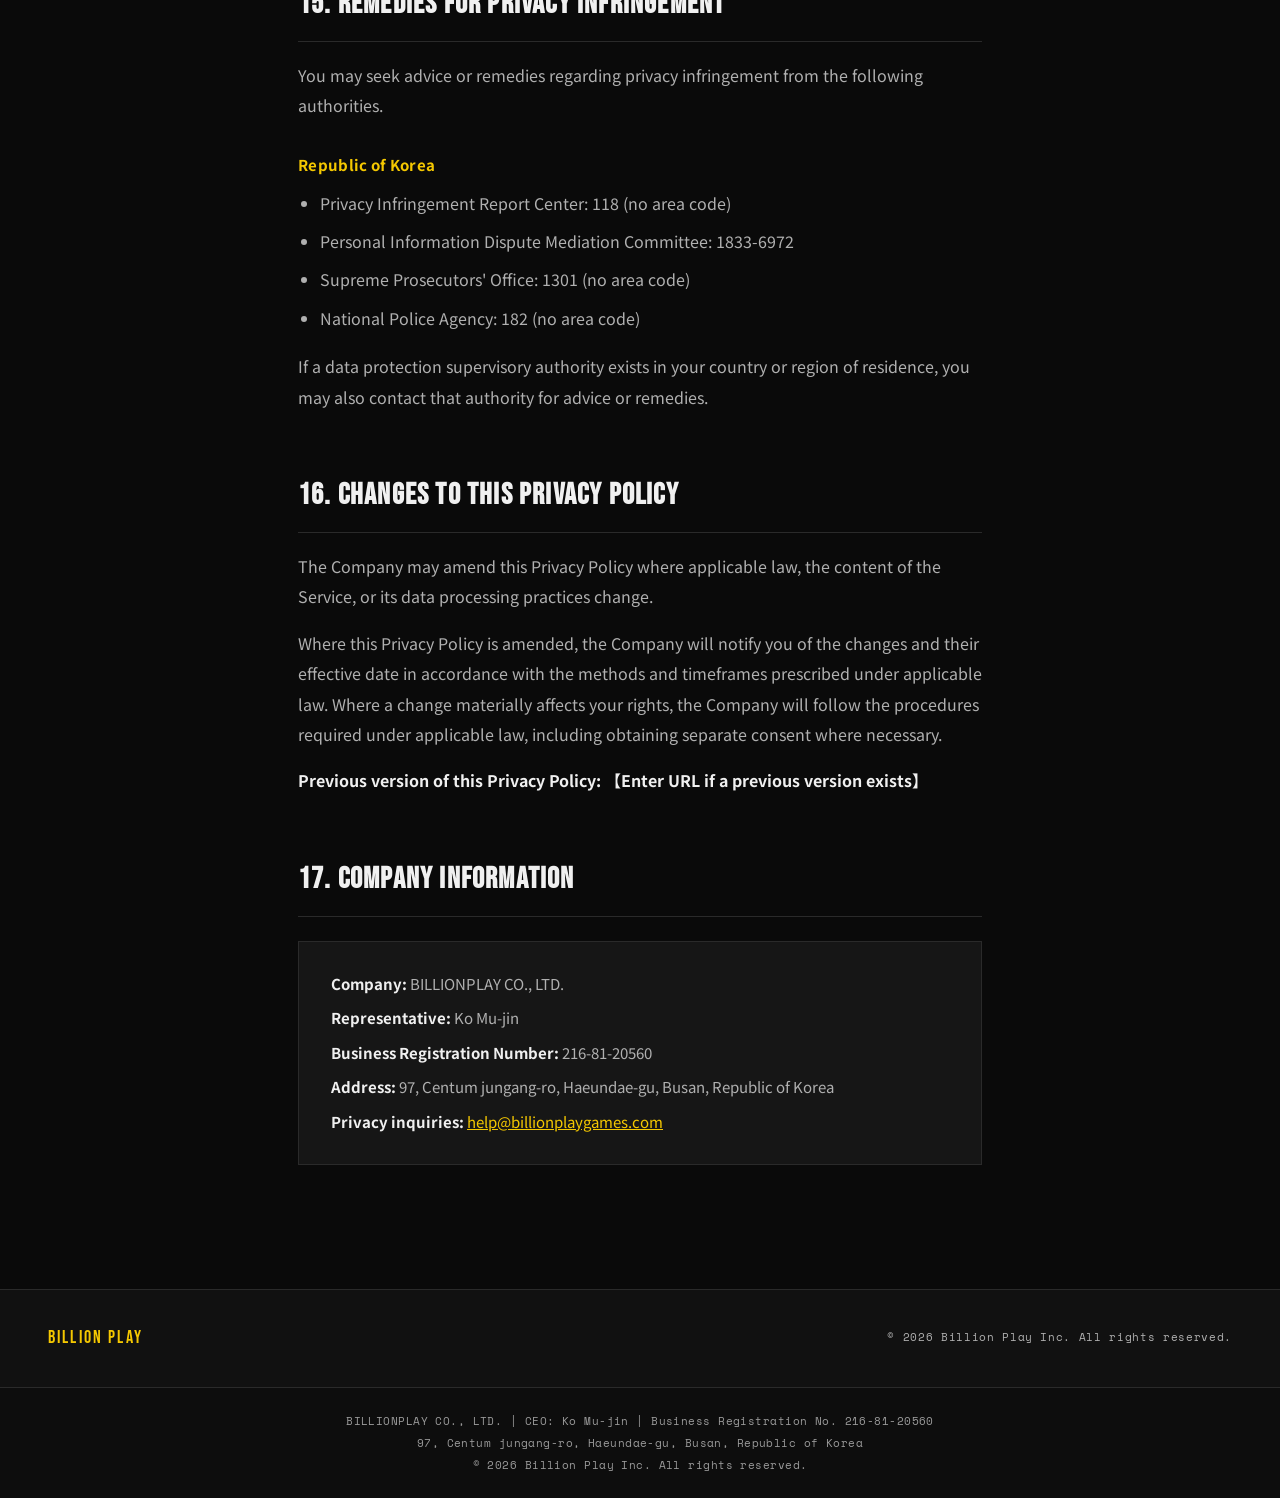
<file: privacy.html>
<!DOCTYPE html>
<html lang="ko" data-lang="ko">
<head>
  <meta charset="UTF-8" />
  <meta name="viewport" content="width=device-width, initial-scale=1.0" />
  <meta name="robots" content="noindex, nofollow" />
  <title>개인정보처리방침 — Billion Play</title>
  <link rel="icon" type="image/png" href="./favicon.png" />
  <link rel="preconnect" href="https://fonts.googleapis.com" />
  <link rel="preconnect" href="https://fonts.gstatic.com" crossorigin />
  <link href="https://fonts.googleapis.com/css2?family=Bebas+Neue&family=Noto+Sans+KR:wght@300;400;500;700&family=Space+Mono:wght@400;700&display=swap" rel="stylesheet" />
  <style>
    :root {
      --yellow: #F5C800;
      --black: #0a0a0a;
      --dark: #111111;
      --card: #161616;
      --border: #2a2a2a;
      --text: #f0f0f0;
      --muted: #b0b0b0;
      --faint: #8a8a8a;
    }
    *, *::before, *::after { box-sizing: border-box; margin: 0; padding: 0; }
    html { scroll-behavior: smooth; }
    body {
      background: var(--black);
      color: var(--text);
      font-family: 'Noto Sans KR', sans-serif;
      font-weight: 400;
      line-height: 1.8;
      -webkit-font-smoothing: antialiased;
    }

    html[data-lang="ko"] [lang="en"] { display: none !important; }
    html[data-lang="en"] [lang="ko"] { display: none !important; }

    a:focus-visible, button:focus-visible {
      outline: 2px solid var(--yellow);
      outline-offset: 3px;
    }

    nav {
      position: fixed; top: 0; left: 0; right: 0; z-index: 100;
      display: flex; justify-content: space-between; align-items: center;
      gap: 16px;
      padding: 18px 48px;
      background: rgba(10,10,10,0.94);
      backdrop-filter: blur(12px);
      border-bottom: 1px solid rgba(245,200,0,0.10);
    }
    .nav-logo {
      font-family: 'Bebas Neue', sans-serif;
      font-size: 22px;
      letter-spacing: 0.12em;
      color: var(--yellow);
      text-decoration: none;
    }
    .nav-right { display: flex; align-items: center; gap: 28px; }
    .nav-back {
      font-family: 'Space Mono', monospace;
      font-size: 12px;
      letter-spacing: 0.12em;
      text-transform: uppercase;
      color: var(--muted);
      text-decoration: none;
      transition: color 0.2s;
      display: flex; align-items: center; gap: 8px;
    }
    .nav-back::before { content: '←'; }
    .nav-back:hover { color: var(--yellow); }

    .lang-switch { display: flex; border: 1px solid var(--border); }
    .lang-btn {
      font-family: 'Space Mono', monospace;
      font-size: 11px;
      letter-spacing: 0.1em;
      padding: 6px 12px;
      background: transparent;
      color: var(--faint);
      border: none; cursor: pointer;
      transition: background 0.2s, color 0.2s;
      line-height: 1.4;
    }
    .lang-btn + .lang-btn { border-left: 1px solid var(--border); }
    .lang-btn:hover { color: var(--text); }
    .lang-btn[aria-pressed="true"] {
      background: var(--yellow); color: var(--black); font-weight: 700;
    }

    .page-header {
      padding: 140px 48px 60px;
      border-bottom: 1px solid var(--border);
      background: var(--dark);
    }
    .page-label {
      font-family: 'Space Mono', monospace;
      font-size: 11px;
      letter-spacing: 0.22em;
      text-transform: uppercase;
      color: var(--yellow);
      margin-bottom: 16px;
      display: flex; align-items: center; gap: 10px;
    }
    .page-label::before { content: ''; width: 24px; height: 1px; background: var(--yellow); }
    .page-title {
      font-family: 'Bebas Neue', sans-serif;
      font-size: clamp(38px, 6vw, 68px);
      letter-spacing: 0.02em;
      color: var(--text);
      margin-bottom: 16px;
      line-height: 1.05;
    }
    .page-meta {
      font-family: 'Space Mono', monospace;
      font-size: 12px;
      color: var(--muted);
      letter-spacing: 0.08em;
    }

    .content-wrap {
      max-width: 780px;
      margin: 0 auto;
      padding: 64px 48px 100px;
    }

    .article h2 {
      font-family: 'Bebas Neue', sans-serif;
      font-size: 30px;
      letter-spacing: 0.04em;
      color: var(--text);
      margin: 56px 0 18px;
      padding-bottom: 10px;
      border-bottom: 1px solid var(--border);
    }
    .article h2:first-child { margin-top: 0; }

    .article h3 {
      font-size: 15px;
      font-weight: 700;
      color: var(--yellow);
      margin: 30px 0 10px;
      letter-spacing: 0.02em;
    }

    .article p {
      font-size: 16px;
      color: var(--muted);
      margin-bottom: 16px;
      line-height: 1.9;
    }

    .article ul, .article ol {
      padding-left: 22px;
      margin-bottom: 18px;
    }
    .article li {
      font-size: 16px;
      color: var(--muted);
      line-height: 1.9;
      margin-bottom: 8px;
    }

    .article strong { color: var(--text); font-weight: 700; }
    .article a { color: var(--yellow); }

    .table-scroll {
      overflow-x: auto;
      margin: 20px 0 24px;
      border: 1px solid var(--border);
    }
    table {
      width: 100%;
      border-collapse: collapse;
      font-size: 15px;
      min-width: 520px;
    }
    th, td {
      text-align: left;
      padding: 12px 16px;
      border-bottom: 1px solid var(--border);
      vertical-align: top;
      line-height: 1.7;
    }
    th {
      background: var(--card);
      color: var(--text);
      font-weight: 700;
      font-size: 14px;
      white-space: nowrap;
    }
    td { color: var(--muted); }
    tr:last-child td { border-bottom: none; }

    .info-box {
      background: var(--card);
      border: 1px solid var(--border);
      border-left: 3px solid var(--yellow);
      padding: 22px 26px;
      margin: 24px 0 40px;
    }
    .info-box p { margin-bottom: 12px; }
    .info-box p:last-child { margin-bottom: 0; }

    .contact-box {
      background: var(--card);
      border: 1px solid var(--border);
      padding: 28px 32px;
      margin: 24px 0;
    }
    .contact-box .label {
      font-family: 'Space Mono', monospace;
      font-size: 11px;
      letter-spacing: 0.18em;
      color: var(--yellow);
      margin-bottom: 14px;
      text-transform: uppercase;
    }
    .contact-box p { margin-bottom: 6px; font-size: 15px; }
    .contact-box p:last-child { margin-bottom: 0; }

    footer {
      border-top: 1px solid var(--border);
      padding: 32px 48px;
      display: flex; justify-content: space-between; align-items: center;
      gap: 20px;
      background: var(--dark);
    }
    .footer-logo {
      font-family: 'Bebas Neue', sans-serif;
      font-size: 18px; letter-spacing: 0.12em; color: var(--yellow);
    }
    .footer-copy {
      font-family: 'Space Mono', monospace;
      font-size: 11px; color: var(--muted); letter-spacing: 0.06em;
    }

    .footer-legal {
      background: #0d0d0d;
      border-top: 1px solid var(--border);
      padding: 22px 48px;
      text-align: center;
    }
    .footer-legal p {
      font-family: 'Space Mono', monospace;
      font-size: 11px;
      color: #9a9a9a;
      letter-spacing: 0.04em;
      line-height: 2;
    }

    @media (prefers-reduced-motion: reduce) {
      *, *::before, *::after {
        transition-duration: 0.01ms !important;
        scroll-behavior: auto !important;
      }
    }

    @media (max-width: 768px) {
      nav { padding: 14px 20px; }
      .nav-back { display: none; }
      .page-header { padding: 110px 24px 44px; }
      .content-wrap { padding: 48px 24px 72px; }
      .article h2 { font-size: 26px; margin-top: 44px; }
      .article p, .article li { font-size: 15px; }
      footer { flex-direction: column; gap: 16px; text-align: center; }
      .footer-legal { padding: 20px 24px; }
    }
  </style>
</head>
<body>

  <nav>
    <a href="./index.html" class="nav-logo">Billion Play</a>
    <div class="nav-right">
      <a href="./index.html" class="nav-back"><span lang="ko">홈으로</span><span lang="en">Home</span></a>
      <div class="lang-switch" role="group" aria-label="Language">
        <button type="button" class="lang-btn" data-set-lang="ko" aria-pressed="true">KR</button>
        <button type="button" class="lang-btn" data-set-lang="en" aria-pressed="false">EN</button>
      </div>
    </div>
  </nav>

  <div class="page-header">
    <div class="page-label">Legal</div>
    <h1 class="page-title">
      <span lang="ko">개인정보처리방침</span>
      <span lang="en">Privacy Policy</span>
    </h1>
  </div>

  <div class="content-wrap">

    <!-- ══════════ 한국어 ══════════ -->
    <div class="article" lang="ko">

      <div class="info-box">
        <p>주식회사 빌리언플레이(BILLIONPLAY CO., LTD., 이하 "회사")는 이용자의 개인정보를 중요하게 생각하며, 「개인정보 보호법」 및 서비스가 제공되는 국가·지역에서 적용되는 개인정보 보호 관련 법령을 준수합니다.</p>
        <p>본 개인정보처리방침은 회사가 제공하는 모바일 게임 및 관련 서비스(이하 "서비스")에서 이용자의 개인정보를 어떠한 목적으로 처리하고 어떻게 보호하는지 설명합니다.</p>
      </div>

      <h2>제1조 처리하는 개인정보의 항목 및 이용 목적</h2>

      <h3>1) 게임 이용 및 계정 관리</h3>
      <div class="table-scroll">
        <table>
          <thead>
            <tr><th>구분</th><th>처리 항목</th><th>이용 목적</th></tr>
          </thead>
          <tbody>
            <tr><td>게임 계정</td><td>Firebase Authentication 익명 UID</td><td>이용자 식별, 게임 계정 관리, 데이터 저장 및 복원</td></tr>
            <tr><td>게임 프로필</td><td>닉네임, 친구 코드</td><td>게임 프로필 및 친구 기능 제공</td></tr>
            <tr><td>게임 이용</td><td>보유 재화, 진행 단계, 수집 현황 등 게임 진행정보</td><td>게임 서비스 제공, 진행 데이터 저장 및 복원</td></tr>
            <tr><td>친구 기능</td><td>친구 관계 및 친구 요청 내역</td><td>친구 기능 제공</td></tr>
            <tr><td>랭킹</td><td>랭킹 점수 및 참여 그룹</td><td>랭킹 및 경쟁 기능 제공</td></tr>
            <tr><td>보상</td><td>보상 지급·수령 이력</td><td>보상 제공 및 중복 지급 방지</td></tr>
          </tbody>
        </table>
      </div>
      <p>서비스 최초 이용 시 Firebase Authentication을 통해 임의의 UID가 생성됩니다. 해당 UID는 실명이나 연락처를 직접 나타내지는 않으나, 서비스 내에서 이용자를 지속적으로 구분하고 게임 데이터와 연결하기 위한 식별자로 사용되며, 회사는 이를 개인정보에 준하여 보호합니다.</p>

      <h3>2) Google 및 Apple 계정 연동</h3>
      <p>이용자가 게임 데이터 복원 등을 위해 외부 계정을 연결하는 경우 다음 정보가 처리될 수 있습니다.</p>
      <div class="table-scroll">
        <table>
          <thead>
            <tr><th>구분</th><th>처리 항목</th><th>이용 목적</th></tr>
          </thead>
          <tbody>
            <tr><td>Google 계정 연동</td><td>Google 계정 식별정보, 이메일 주소</td><td>계정 연동, 이용자 확인, 게임 데이터 복원, 고객문의 대응</td></tr>
            <tr><td>Sign in with Apple</td><td>Apple 계정 식별정보, 이메일 주소 또는 Apple 비공개 전달 주소</td><td>계정 연동, 이용자 확인, 게임 데이터 복원, 고객문의 대응</td></tr>
          </tbody>
        </table>
      </div>
      <p>이메일 주소는 별도의 게임 데이터베이스(Cloud Firestore)에 중복 저장하지 않으며, Firebase Authentication의 인증 계정 정보에 포함되어 저장됩니다. 회사는 계정 확인 및 고객지원에 필요한 범위에서 해당 정보를 처리할 수 있습니다.</p>
      <p>Apple 계정 연동 관련 내용은 iOS 서비스 제공 시 적용됩니다.</p>

      <h3>3) 서비스 이용 과정에서 자동으로 처리되는 정보</h3>
      <ul>
        <li>기기 모델 및 운영체제 정보</li>
        <li>앱 버전 및 기기 관련 정보</li>
        <li>서비스 이용 및 게임 이용 기록</li>
        <li>오류·충돌 및 성능·진단 정보</li>
        <li>IP 주소 및 이를 기반으로 추정한 국가·지역 정보</li>
        <li>Android 광고 ID(AAID/GAID)</li>
        <li>iOS 서비스 제공 시 IDFA/IDFV 등 광고·기기 관련 식별정보</li>
        <li>광고 노출·클릭·설치·전환 등 광고 이용 및 성과 정보</li>
      </ul>
      <p>회사는 애플리케이션 자체 기능을 통해 접속 IP 주소를 게임 데이터베이스에 별도로 저장하지 않습니다. 다만 Google Cloud 등 서비스 운영 인프라 및 분석·광고 서비스 제공 과정에서 IP 주소가 자동으로 처리되거나 서비스 운영 로그에 기록될 수 있습니다.</p>

      <h3>4) Push 알림</h3>
      <p>회사는 게임 진행 안내, 서비스 공지, 이벤트 및 혜택 안내 등을 위해 Push 알림 기능을 제공할 수 있습니다. 이를 위해 다음 정보가 처리될 수 있습니다.</p>
      <ul>
        <li>FCM 등록 토큰</li>
        <li>이용자 UID</li>
        <li>iOS 서비스 제공 시 APNs Push Token</li>
      </ul>
      <p>이용자는 기기에서 제공되는 알림 설정 또는 회사가 제공하는 설정 기능을 통해 Push 알림 수신을 제한하거나 거부할 수 있습니다. 이벤트·혜택 안내 등 광고성 정보를 전송하는 경우 회사는 적용되는 법령에 따라 필요한 수신동의 및 수신거부 절차를 제공합니다.</p>

      <h3>5) 고객문의</h3>
      <p>이용자는 게임 내 설정 메뉴의 문의 기능을 통해 이메일로 회사에 문의할 수 있습니다. 문의 시 다음 정보가 메일 내용에 포함될 수 있습니다.</p>
      <ul>
        <li>이용자 UID</li>
        <li>앱 버전</li>
        <li>기기 모델</li>
        <li>운영체제 버전</li>
        <li>게임 진행 단계</li>
        <li>이용자가 작성한 문의 내용</li>
        <li>이용자가 사용하는 이메일 주소</li>
      </ul>
      <p>회사는 이용자가 이메일을 발송하는 경우 해당 정보를 수집하며, 문의 확인, 이용자 확인, 문제 해결 및 답변 목적으로 이용합니다.</p>
      <p><strong>고객문의:</strong> <a href="mailto:help@billionplaygames.com">help@billionplaygames.com</a></p>

      <h3>6) 인앱결제</h3>
      <p>이용자가 유료 상품을 구매하는 경우 Google Play 또는 Apple App Store 등 앱마켓 사업자가 결제를 처리합니다.</p>
      <p>회사는 상품 지급, 구매 복원, 결제 확인, 부정 결제 방지 및 환불·분쟁 대응을 위해 주문·거래 식별정보, 상품정보, 구매 상태 및 결제 검증에 필요한 정보를 처리할 수 있습니다.</p>
      <p>회사는 신용카드번호, 계좌번호 등 앱마켓 사업자가 직접 처리하는 결제수단 정보를 직접 수집하거나 보관하지 않습니다.</p>

      <h3>7) 다른 이용자에게 공개되는 정보</h3>
      <p>서비스의 친구 및 랭킹 기능을 통해 다음 정보가 다른 이용자에게 공개될 수 있습니다.</p>
      <ul>
        <li>닉네임</li>
        <li>친구 코드</li>
        <li>랭킹 점수 및 순위</li>
      </ul>
      <p>이용자는 실명, 이메일 주소, 전화번호 등 개인을 직접 식별할 수 있는 정보를 닉네임으로 사용하지 않도록 유의하시기 바랍니다.</p>

      <h2>제2조 개인정보 처리에 대한 선택권</h2>
      <p>회사는 서비스 제공에 필요한 개인정보 처리와 이용자의 선택에 따라 이루어지는 개인정보 처리를 구분합니다.</p>
      <div class="table-scroll">
        <table>
          <thead><tr><th>구분</th><th>내용</th></tr></thead>
          <tbody>
            <tr><td>서비스 제공에 필요한 처리</td><td>게임 계정 관리, 게임 데이터 저장·복원, 오류 진단, 서비스 보안 및 부정 이용 방지</td></tr>
            <tr><td>맞춤형 광고</td><td>광고 식별자 등을 이용한 맞춤형 광고 및 광고 성과 측정</td></tr>
            <tr><td>광고성 Push</td><td>이벤트·혜택 등 마케팅 정보 발송</td></tr>
          </tbody>
        </table>
      </div>
      <p>회사는 이용자의 동의가 필요한 개인정보 처리에 대하여 적용되는 관련 법령에 따라 처리 목적별로 구분된 동의 절차를 제공합니다. 이용자는 선택적 개인정보 처리에 대한 동의를 거부하거나 언제든지 철회할 수 있습니다.</p>
      <p>맞춤형 광고 및 광고성 정보 수신 등 선택적 개인정보 처리에 동의하지 않더라도 해당 선택적 기능 외의 기본적인 서비스 이용에는 원칙적으로 제한이 없습니다. 다만 서비스 제공에 필수적인 개인정보 처리가 제한되는 경우에는 서비스의 일부 또는 전부를 이용하기 어려울 수 있습니다.</p>
      <p>개인정보의 국외 이전에 관한 사항은 제7조에서 별도로 안내합니다.</p>

      <h2>제3조 개인정보의 보유 및 이용기간</h2>
      <p>회사는 개인정보의 처리 목적이 달성되거나 계정이 삭제된 경우 해당 개인정보를 지체 없이 파기하는 것을 원칙으로 합니다. 다만 관련 법령에 따라 일정 기간 보관할 필요가 있는 경우 해당 정보를 별도로 보관합니다.</p>
      <div class="table-scroll">
        <table>
          <thead><tr><th>정보</th><th>보유기간</th></tr></thead>
          <tbody>
            <tr><td>UID 및 게임 계정·진행정보</td><td>계정 삭제 시까지</td></tr>
            <tr><td>Google/Apple 계정 연동정보</td><td>계정 삭제 또는 연동 해제 시까지</td></tr>
            <tr><td>Push Token</td><td>계정 삭제 또는 해당 Push 기능 이용 종료 시까지</td></tr>
            <tr><td>소비자 불만 및 분쟁 처리 기록</td><td>3년</td></tr>
            <tr><td>계약 또는 청약철회 관련 기록</td><td>5년</td></tr>
            <tr><td>대금결제 및 재화·서비스 공급 기록</td><td>5년</td></tr>
            <tr><td>Google Cloud에서 자동 생성되는 운영 로그</td><td>서비스 설정 및 해당 서비스 제공자의 정책에 따른 기간</td></tr>
            <tr><td>분석 및 오류 관련 정보</td><td>회사의 설정 또는 해당 서비스 제공자의 정책에 따른 기간</td></tr>
          </tbody>
        </table>
      </div>
      <p>관련 법령에 따른 보존기간이 있는 경우 회사는 해당 정보를 법령상 보존 목적 이외의 용도로 이용하지 않습니다.</p>

      <h2>제4조 개인정보의 제3자 제공</h2>
      <p>회사는 원칙적으로 개인정보를 본 개인정보처리방침에 명시한 목적 범위에서 처리하며, 이용자의 동의 또는 법령상 근거 없이 개인정보를 제3자에게 제공하지 않습니다.</p>
      <p>다만 이용자가 별도로 동의하거나, 법령에 특별한 규정이 있거나, 관계기관이 적법한 절차에 따라 요청하는 등 관련 법령에서 개인정보 제공을 허용하는 경우에는 예외로 합니다.</p>

      <h2>제5조 개인정보 처리업무의 위탁</h2>
      <p>회사는 안정적인 서비스 제공을 위해 다음과 같은 외부 서비스를 이용합니다.</p>
      <div class="table-scroll">
        <table>
          <thead><tr><th>수탁자</th><th>서비스</th><th>위탁 업무</th></tr></thead>
          <tbody>
            <tr><td>Google LLC</td><td>Firebase Authentication</td><td>이용자 인증 및 계정 연동</td></tr>
            <tr><td>Google LLC</td><td>Cloud Firestore</td><td>게임 데이터 저장 및 관리</td></tr>
            <tr><td>Google LLC</td><td>Cloud Functions</td><td>게임 서비스 운영을 위한 서버 기능 및 데이터 처리</td></tr>
            <tr><td>Google LLC</td><td>Firebase Cloud Messaging</td><td>Push 알림 발송</td></tr>
            <tr><td>Google LLC</td><td>Firebase Crashlytics</td><td>앱 오류 및 충돌 분석</td></tr>
            <tr><td>Google LLC</td><td>BigQuery</td><td>서비스 이용 데이터 저장 및 분석</td></tr>
          </tbody>
        </table>
      </div>
      <p>위탁 업무 또는 수탁자가 변경되는 경우 회사는 본 개인정보처리방침을 통해 관련 내용을 공개합니다.</p>

      <h2>제6조 광고 및 분석 서비스</h2>
      <p>회사는 서비스 이용현황 분석, 광고 제공, 맞춤형 광고 및 광고 성과 측정을 위해 다음 서비스를 이용합니다.</p>
      <div class="table-scroll">
        <table>
          <thead><tr><th>사업자</th><th>서비스</th><th>이용 목적</th></tr></thead>
          <tbody>
            <tr><td>Google LLC</td><td>Google Analytics for Firebase</td><td>서비스 이용통계 분석, 맞춤형 광고 제공 및 광고 성과 측정</td></tr>
            <tr><td>Google LLC</td><td>Google AdMob</td><td>광고 제공 및 광고 성과 측정</td></tr>
            <tr><td>AppLovin Corporation</td><td>AppLovin MAX</td><td>광고 미디에이션, 광고 제공 및 광고 성과 측정</td></tr>
            <tr><td>Unity Technologies</td><td>Unity Ads</td><td>광고 제공 및 광고 성과 측정</td></tr>
            <tr><td>Mintegral International Limited 및 관련 법인</td><td>Mintegral</td><td>광고 제공 및 광고 성과 측정</td></tr>
          </tbody>
        </table>
      </div>
      <p>위 사업자는 광고 및 분석 서비스 제공 과정에서 광고 식별자, IP 주소, 기기·앱 정보, 광고 이용정보 등을 처리할 수 있습니다. 일부 정보는 각 사업자가 독립적으로 정한 개인정보처리방침 및 관련 법령에 따라 처리될 수 있습니다.</p>
      <p>이용자는 기기의 개인정보 및 광고 관련 설정이나 회사가 제공하는 관련 설정 기능을 통해 맞춤형 광고와 관련된 선택을 변경할 수 있습니다.</p>

      <h2>제7조 개인정보의 국외 이전</h2>
      <p>회사는 서비스 제공을 위해 글로벌 클라우드, 인증, 분석 및 광고 서비스를 이용하고 있으며, 이 과정에서 일부 개인정보가 이용자가 거주하는 국가 외의 국가에서 처리·보관되거나 국외 사업자에게 이전될 수 있습니다.</p>
      <p>회사는 개인정보의 국외 이전이 이루어지는 경우 「개인정보 보호법」 등 적용되는 관련 법령에서 정한 요건과 절차를 준수하며, 서비스 제공에 필요한 개인정보 처리와 광고·분석 등 선택적 기능과 관련된 개인정보 처리를 구분하여 관리합니다.</p>
      <div class="table-scroll">
        <table>
          <thead>
            <tr><th>이전받는 자</th><th>이전 국가</th><th>이전 항목</th><th>이전 목적</th><th>이전 시점·방법</th><th>보유·이용기간</th><th>연락처</th></tr>
          </thead>
          <tbody>
            <tr>
              <td>Google LLC 및 관련 법인</td>
              <td>미국 등 Google 서비스 인프라 소재 국가</td>
              <td>UID, 인증정보, 계정 연동정보, 이메일 주소, 기기·앱 정보, 이용정보, IP 주소, 광고 식별자, 오류·진단정보</td>
              <td>인증, 이용 분석, 오류 진단, 광고 제공 및 성과 측정 등 해당 Google 서비스 제공</td>
              <td>서비스 이용 과정에서 네트워크를 통해 전송</td>
              <td>계정 삭제 시까지 또는 해당 서비스 정책·설정에 따른 기간</td>
              <td>policies.google.com/privacy</td>
            </tr>
            <tr>
              <td>AppLovin Corporation 및 관련 법인</td>
              <td>미국 등 서비스 인프라 소재 국가</td>
              <td>광고 식별자, IP 주소, 기기·앱 정보, 광고 이용정보</td>
              <td>광고 제공, 광고 미디에이션 및 성과 측정</td>
              <td>광고 서비스 이용 시 네트워크를 통해 전송</td>
              <td>해당 사업자의 개인정보처리방침 및 보존정책에 따른 기간</td>
              <td>applovin.com/privacy</td>
            </tr>
            <tr>
              <td>Unity Technologies 및 관련 법인</td>
              <td>미국 등 서비스 인프라 소재 국가</td>
              <td>광고 식별자, IP 주소, 기기·앱 정보, 광고 이용정보</td>
              <td>광고 제공 및 광고 성과 측정</td>
              <td>광고 서비스 이용 시 네트워크를 통해 전송</td>
              <td>해당 사업자의 개인정보처리방침 및 보존정책에 따른 기간</td>
              <td>unity.com/legal</td>
            </tr>
            <tr>
              <td>Mintegral International Limited 및 관련 법인</td>
              <td>싱가포르 등 서비스 인프라 소재 국가</td>
              <td>광고 식별자, IP 주소, 기기·앱 정보, 광고 이용정보</td>
              <td>광고 제공 및 광고 성과 측정</td>
              <td>광고 서비스 이용 시 네트워크를 통해 전송</td>
              <td>해당 사업자의 개인정보처리방침 및 보존정책에 따른 기간</td>
              <td>mintegral.com/en/privacy</td>
            </tr>
          </tbody>
        </table>
      </div>
      <p>게임 진행 정보, 닉네임, 친구 관계, 랭킹 및 보상 정보 등 주요 게임 데이터는 Google Cloud의 <strong>대한민국(서울) 리전</strong>에 저장됩니다.</p>

      <h3>국외 이전에 관한 이용자의 선택 및 권리</h3>
      <p>이용자는 관련 법령에서 정하는 범위에서 개인정보의 국외 이전과 관련된 권리를 행사할 수 있습니다.</p>
      <p>광고 및 분석 등 선택적 기능과 관련된 개인정보 처리에 대해서는 기기의 개인정보·광고 관련 설정 또는 회사가 제공하는 관련 설정을 통해 해당 처리를 제한할 수 있습니다.</p>
      <p>서비스 제공에 필수적인 인증 및 클라우드 서비스의 이용 과정에서 국외 처리가 필요한 경우, 해당 처리를 제한하면 계정 인증·복원 등 관련 기능 또는 서비스의 일부 이용이 어려울 수 있습니다.</p>
      <p>국외 이전과 관련된 문의 또는 권리 행사는 <a href="mailto:help@billionplaygames.com">help@billionplaygames.com</a>으로 요청할 수 있습니다.</p>

      <h2>제8조 맞춤형 광고 및 광고 식별자</h2>
      <p>회사는 광고 제공 및 광고 성과 측정을 위해 Android 광고 ID(AAID/GAID) 등 광고 또는 기기 관련 식별정보를 처리할 수 있습니다.</p>
      <p>Android 이용자는 기기의 개인정보 및 광고 관련 설정을 통해 광고 식별자를 재설정하거나 맞춤형 광고와 관련된 설정을 변경할 수 있습니다.</p>
      <p>iOS 서비스를 제공하는 경우 회사는 Apple의 App Tracking Transparency 정책에 따라 필요한 추적 허용 절차를 제공하며, 이용자가 추적을 허용하지 않은 경우 IDFA를 이용한 추적을 수행하지 않습니다.</p>
      <p>맞춤형 광고 이용을 제한하더라도 광고 자체는 계속 제공될 수 있으며, 이용자에게 표시되는 광고의 관련성이 낮아질 수 있습니다.</p>

      <h2>제9조 개인정보의 파기절차 및 방법</h2>
      <p>회사는 개인정보의 보유기간이 경과하거나 처리 목적이 달성되는 등 개인정보가 불필요하게 된 경우 지체 없이 해당 개인정보를 파기합니다. 관련 법령에 따라 일정 기간 보관해야 하는 개인정보는 다른 개인정보와 구분하여 해당 법정기간 동안 보관하며, 보존기간이 종료된 후 파기합니다.</p>
      <h3>파기절차</h3>
      <p>개인정보의 처리 목적이 달성되거나 계정 삭제 등으로 개인정보가 불필요하게 된 경우 회사는 해당 정보를 파기 대상으로 분류하고, 관련 법령에 따른 보존 의무가 있는지 확인한 후 파기합니다. 관련 법령에 따라 보존해야 하는 정보는 해당 보존기간 동안 다른 목적으로 이용되지 않도록 관리한 후 보존기간이 종료되면 파기합니다.</p>
      <h3>파기방법</h3>
      <p>전자적 파일 형태로 저장된 개인정보는 복구 또는 재생이 어렵도록 안전한 방법으로 삭제합니다. 종이 문서 등 비전자적 형태의 개인정보를 보유하게 되는 경우에는 분쇄 또는 소각 등 복구가 어려운 방법으로 파기합니다.</p>
      <p>백업 시스템 등에 저장되어 기술적으로 즉시 삭제하기 어려운 개인정보는 다른 목적으로 이용되지 않도록 보호하고 정해진 백업 보존주기에 따라 삭제합니다.</p>

      <h2>제10조 이용자의 권리와 행사방법</h2>
      <p>이용자는 적용되는 관련 법령에서 정한 범위에서 자신의 개인정보에 대해 열람, 정정·삭제, 처리정지, 동의 철회, 계정 및 계정과 연결된 개인정보의 삭제, 개인정보의 국외 이전과 관련된 권리를 행사할 수 있습니다.</p>
      <p>이용자는 게임 내에서 제공되는 기능 또는 <a href="mailto:help@billionplaygames.com">help@billionplaygames.com</a>을 통해 관련 요청을 할 수 있습니다.</p>
      <p>회사는 관련 법령에서 정한 절차와 기간에 따라 이용자의 요청을 처리하며, 필요한 경우 개인정보 보호를 위해 요청자의 본인 여부를 확인할 수 있습니다.</p>

      <h2>제11조 계정 및 게임 데이터 삭제</h2>
      <p>이용자는 게임 내 <strong>설정 &gt; 계정 삭제</strong> 기능을 통해 계정 삭제를 요청할 수 있습니다.</p>
      <p>계정 삭제 시 관련 법령에 따라 보존해야 하는 정보를 제외하고 회사가 관리하는 계정 및 UID와 연결된 개인정보와 게임 데이터가 삭제됩니다. 삭제되는 정보에는 다음 정보가 포함될 수 있습니다.</p>
      <ul>
        <li>Firebase Authentication 계정 및 UID</li>
        <li>닉네임 및 친구 코드</li>
        <li>게임 진행 정보 및 보유 재화</li>
        <li>친구 관계 및 친구 요청 정보</li>
        <li>랭킹 관련 정보</li>
        <li>보상 지급·수령 이력</li>
        <li>계정과 연결된 Push Token</li>
      </ul>
      <p>관련 법령에 따라 보존해야 하는 정보는 해당 목적에 필요한 기간 동안 별도로 보관한 후 삭제합니다. 삭제가 완료된 게임 데이터는 복구가 어려울 수 있습니다.</p>
      <p>회사는 앱 외부에서도 계정 및 관련 데이터의 삭제를 요청할 수 있는 웹페이지를 제공합니다.</p>
      <p><strong>계정 삭제 페이지: 【출시 전 구현 후 실제 URL 입력】</strong></p>

      <h2>제12조 아동의 개인정보 보호</h2>
      <p>회사의 서비스는 만 13세 미만의 아동을 대상으로 하지 않으며, 회사는 만 13세 미만의 아동으로부터 개인정보를 고의로 수집하지 않습니다.</p>
      <p>일부 국가 또는 지역에서는 아동의 개인정보 처리에 법정대리인의 동의 또는 그 밖의 추가적인 보호조치를 요구할 수 있습니다.</p>
      <p>회사는 아동의 개인정보를 처리하는 경우 해당 국가 또는 지역에서 적용되는 법령에 따른 동의 및 보호조치 등 필요한 절차를 준수합니다.</p>
      <p>회사가 관련 법령에서 요구하는 적법한 절차 없이 아동의 개인정보가 수집되거나 처리되었다는 사실을 확인한 경우, 해당 개인정보를 삭제하거나 처리를 중단하는 등 필요한 조치를 취합니다.</p>
      <p>아동의 개인정보와 관련된 문의는 <a href="mailto:help@billionplaygames.com">help@billionplaygames.com</a>으로 접수할 수 있습니다.</p>

      <h2>제13조 개인정보의 안전성 확보조치</h2>
      <p>회사는 개인정보가 분실, 도난, 유출, 위조, 변조 또는 훼손되지 않도록 관련 법령에 따라 필요한 관리적·기술적 보호조치를 시행합니다. 회사는 다음과 같은 보호조치를 적용합니다.</p>
      <ul>
        <li>개인정보에 접근할 수 있는 인원을 업무상 필요한 범위로 제한</li>
        <li>개인정보처리시스템에 대한 접근권한 관리 및 접근통제</li>
        <li>개인정보 전송 구간에 대한 보안 통신(TLS) 적용</li>
        <li>클라우드 서비스가 제공하는 저장 데이터 암호화 기능 활용</li>
        <li>개인정보처리시스템의 접속기록 보관 및 관리</li>
        <li>Google Cloud 및 Firebase 등 이용 중인 클라우드 서비스의 보안 기능 활용</li>
      </ul>
      <p>회사는 자체 데이터센터를 운영하지 않으며 서비스 제공에 이용하는 클라우드 사업자가 제공하는 물리적·기술적 보안 체계를 함께 활용합니다.</p>

      <h2>제14조 개인정보 보호책임자 및 개인정보 열람청구</h2>
      <div class="contact-box">
        <div class="label">개인정보 보호책임자</div>
        <p><strong>회사명:</strong> 주식회사 빌리언플레이 (BILLIONPLAY CO., LTD.)</p>
        <p><strong>성명:</strong> 고무진</p>
        <p><strong>직책:</strong> 대표이사</p>
        <p><strong>이메일:</strong> <a href="mailto:help@billionplaygames.com">help@billionplaygames.com</a></p>
      </div>
      <div class="contact-box">
        <div class="label">개인정보 열람청구 접수·처리</div>
        <p><strong>담당:</strong> 대표이사 고무진</p>
        <p><strong>이메일:</strong> <a href="mailto:help@billionplaygames.com">help@billionplaygames.com</a></p>
      </div>
      <p>이용자는 개인정보 보호와 관련된 문의, 불만 및 개인정보 열람·정정·삭제 등 관련 권리 행사를 위 연락처를 통해 요청할 수 있습니다.</p>

      <h2>제15조 개인정보 침해에 대한 구제방법</h2>
      <p>이용자는 개인정보 침해와 관련하여 다음 기관에 상담 또는 피해구제를 요청할 수 있습니다.</p>
      <h3>대한민국</h3>
      <ul>
        <li>개인정보침해 신고센터: 국번 없이 118</li>
        <li>개인정보분쟁조정위원회: 1833-6972</li>
        <li>대검찰청: 국번 없이 1301</li>
        <li>경찰청: 국번 없이 182</li>
      </ul>
      <p>이용자가 거주하는 그 밖의 국가 또는 지역에 개인정보 보호 감독기구가 있는 경우 해당 기관에도 관련 상담 또는 권리구제를 요청할 수 있습니다.</p>

      <h2>제16조 개인정보처리방침의 변경</h2>
      <p>회사는 관련 법령, 서비스 내용 또는 개인정보 처리 방식이 변경되는 경우 본 개인정보처리방침을 변경할 수 있습니다.</p>
      <p>개인정보처리방침이 변경되는 경우 관련 법령에서 정한 방법과 기간에 따라 변경 내용 및 시행일을 이용자에게 안내합니다. 이용자의 권리에 중대한 영향을 미치는 변경이 있는 경우에는 필요한 경우 별도의 동의를 받는 등 관련 법령에 따른 절차를 진행합니다.</p>
      <p><strong>이전 개인정보처리방침: 【기존 개인정보처리방침이 있는 경우 URL 기재】</strong></p>

      <h2>제17조 사업자 정보</h2>
      <div class="contact-box">
        <p><strong>회사명:</strong> 주식회사 빌리언플레이 (BILLIONPLAY CO., LTD.)</p>
        <p><strong>대표자:</strong> 고무진</p>
        <p><strong>사업자등록번호:</strong> 216-81-20560</p>
        <p><strong>주소:</strong> 부산광역시 해운대구 센텀중앙로 97 (재송동, 센텀스카이비즈)</p>
        <p><strong>개인정보 관련 문의:</strong> <a href="mailto:help@billionplaygames.com">help@billionplaygames.com</a></p>
      </div>

    </div>

    <!-- ══════════ ENGLISH ══════════ -->
    <div class="article" lang="en">

      <div class="info-box">
        <p>BILLIONPLAY CO., LTD. (the "Company") values your privacy and complies with the Personal Information Protection Act of the Republic of Korea and the applicable data protection laws of the countries and regions where the Service is provided.</p>
        <p>This Privacy Policy explains the purposes for which the Company processes your personal data and how it protects that data in connection with its mobile games and related services (the "Service").</p>
      </div>

      <h2>1. Categories of Personal Data and Purposes of Use</h2>

      <h3>1) Gameplay and Account Management</h3>
      <div class="table-scroll">
        <table>
          <thead><tr><th>Category</th><th>Data Processed</th><th>Purpose of Use</th></tr></thead>
          <tbody>
            <tr><td>Game account</td><td>Firebase Authentication anonymous UID</td><td>User identification, account management, data storage and restoration</td></tr>
            <tr><td>Game profile</td><td>Nickname, friend code</td><td>Providing game profile and friend features</td></tr>
            <tr><td>Gameplay</td><td>Currency held, stage progress, collection status and other progress data</td><td>Providing the Service, storing and restoring progress data</td></tr>
            <tr><td>Friend features</td><td>Friend relationships and friend request history</td><td>Providing friend features</td></tr>
            <tr><td>Leaderboard</td><td>Leaderboard scores and participating group</td><td>Providing leaderboard and competitive features</td></tr>
            <tr><td>Rewards</td><td>Reward grant and receipt history</td><td>Providing rewards and preventing duplicate grants</td></tr>
          </tbody>
        </table>
      </div>
      <p>A random UID is generated through Firebase Authentication when you first use the Service. This UID does not directly reveal your real name or contact details, but it is used as an identifier to consistently distinguish you within the Service and to link you to your game data. The Company protects it with the same care as personal data.</p>

      <h3>2) Google and Apple Account Linking</h3>
      <p>If you link an external account to restore your game data, the following data may be processed.</p>
      <div class="table-scroll">
        <table>
          <thead><tr><th>Category</th><th>Data Processed</th><th>Purpose of Use</th></tr></thead>
          <tbody>
            <tr><td>Google account linking</td><td>Google account identifier, email address</td><td>Account linking, user verification, game data restoration, customer support</td></tr>
            <tr><td>Sign in with Apple</td><td>Apple account identifier, email address or Apple private relay address</td><td>Account linking, user verification, game data restoration, customer support</td></tr>
          </tbody>
        </table>
      </div>
      <p>Email addresses are not separately duplicated in the game database (Cloud Firestore); they are stored as part of the authentication account information in Firebase Authentication. The Company may process this information to the extent necessary for account verification and customer support.</p>
      <p>Provisions relating to Apple account linking apply when the Service is provided on iOS.</p>

      <h3>3) Data Generated Automatically During Use of the Service</h3>
      <ul>
        <li>Device model and operating system information</li>
        <li>App version and device-related information</li>
        <li>Service and gameplay usage records</li>
        <li>Error, crash, performance, and diagnostic information</li>
        <li>IP address and country or region estimated from it</li>
        <li>Android Advertising ID (AAID/GAID)</li>
        <li>Where the Service is provided on iOS, IDFA/IDFV and other advertising or device identifiers</li>
        <li>Advertising usage and performance data such as impressions, clicks, installs, and conversions</li>
      </ul>
      <p>The Company does not separately store access IP addresses in the game database through the application's own functionality. However, IP addresses may be processed automatically or recorded in service operation logs by Google Cloud and other service infrastructure, as well as by analytics and advertising services.</p>

      <h3>4) Push Notifications</h3>
      <p>The Company may provide push notifications for gameplay guidance, service announcements, and information about events and benefits. The following data may be processed for this purpose.</p>
      <ul>
        <li>FCM registration token</li>
        <li>User UID</li>
        <li>Where the Service is provided on iOS, APNs push token</li>
      </ul>
      <p>You may restrict or refuse push notifications through your device's notification settings or through the settings provided by the Company. Where the Company sends advertising or promotional information such as event and benefit notices, it provides the consent and opt-out procedures required under applicable law.</p>

      <h3>5) Customer Inquiries</h3>
      <p>You may contact the Company by email through the inquiry function in the in-game settings menu. The following information may be included in the content of your inquiry email.</p>
      <ul>
        <li>User UID</li>
        <li>App version</li>
        <li>Device model</li>
        <li>Operating system version</li>
        <li>Game progress stage</li>
        <li>The content of your inquiry</li>
        <li>The email address you use to send the inquiry</li>
      </ul>
      <p>The Company collects this information when you send the email and uses it to review your inquiry, verify your identity, resolve the issue, and provide a response.</p>
      <p><strong>Customer inquiries:</strong> <a href="mailto:help@billionplaygames.com">help@billionplaygames.com</a></p>

      <h3>6) In-App Purchases</h3>
      <p>When you purchase a paid item, the app marketplace operator such as Google Play or the Apple App Store processes the payment.</p>
      <p>The Company may process order and transaction identifiers, product information, purchase status, and information necessary for payment verification in order to deliver purchased items, restore purchases, confirm payments, prevent fraudulent transactions, and handle refunds and disputes.</p>
      <p>The Company does not directly collect or store payment method information such as credit card numbers or bank account numbers, which is handled directly by the app marketplace operator.</p>

      <h3>7) Information Visible to Other Users</h3>
      <p>The following information may be visible to other users through the Service's friend and leaderboard features.</p>
      <ul>
        <li>Nickname</li>
        <li>Friend code</li>
        <li>Leaderboard score and ranking</li>
      </ul>
      <p>Please avoid using information that directly identifies you — such as your real name, email address, or phone number — as your nickname.</p>

      <h2>2. Your Choices Regarding Data Processing</h2>
      <p>The Company distinguishes between processing necessary to provide the Service and processing that depends on your choice.</p>
      <div class="table-scroll">
        <table>
          <thead><tr><th>Category</th><th>Description</th></tr></thead>
          <tbody>
            <tr><td>Processing necessary to provide the Service</td><td>Game account management, storage and restoration of game data, error diagnostics, service security and prevention of misuse</td></tr>
            <tr><td>Personalized advertising</td><td>Personalized advertising and ad performance measurement using advertising identifiers</td></tr>
            <tr><td>Promotional push notifications</td><td>Sending marketing information such as events and benefits</td></tr>
          </tbody>
        </table>
      </div>
      <p>Where your consent is required, the Company provides consent procedures separated by processing purpose in accordance with applicable law. You may refuse or withdraw your consent to optional processing at any time.</p>
      <p>Declining consent to optional processing such as personalized advertising or promotional messages does not, in principle, restrict your basic use of the Service apart from those optional features. However, if processing that is essential to providing the Service is restricted, you may be unable to use part or all of the Service.</p>
      <p>Cross-border transfers of personal data are described separately in Article 7.</p>

      <h2>3. Retention and Use Period</h2>
      <p>The Company deletes personal data without delay once the purpose of processing has been achieved or the account has been deleted. Where retention is required under applicable law, the relevant data is stored separately for the required period.</p>
      <div class="table-scroll">
        <table>
          <thead><tr><th>Data</th><th>Retention Period</th></tr></thead>
          <tbody>
            <tr><td>UID and game account / progress data</td><td>Until account deletion</td></tr>
            <tr><td>Google/Apple account linking data</td><td>Until account deletion or unlinking</td></tr>
            <tr><td>Push token</td><td>Until account deletion or discontinuation of the push feature</td></tr>
            <tr><td>Records of consumer complaints and dispute resolution</td><td>3 years</td></tr>
            <tr><td>Records relating to contracts or cancellation/withdrawal of orders</td><td>5 years</td></tr>
            <tr><td>Records of payment and supply of goods or services</td><td>5 years</td></tr>
            <tr><td>Operation logs generated automatically by Google Cloud</td><td>Period determined by service settings and the provider's operational policy</td></tr>
            <tr><td>Analytics and error-related data</td><td>Period determined by the Company's settings or the relevant provider's policy</td></tr>
          </tbody>
        </table>
      </div>
      <p>Where a statutory retention period applies, the Company does not use the data for any purpose other than that statutory retention purpose.</p>

      <h2>4. Provision of Personal Data to Third Parties</h2>
      <p>The Company processes personal data within the scope of the purposes stated in this Privacy Policy and does not provide personal data to third parties without your consent or a legal basis.</p>
      <p>Exceptions apply where you have given separate consent, where there is a specific provision under applicable law, where a competent authority makes a lawful request, or where applicable law otherwise permits such provision.</p>

      <h2>5. Outsourcing of Personal Data Processing</h2>
      <p>The Company uses the following external services to provide a stable service.</p>
      <div class="table-scroll">
        <table>
          <thead><tr><th>Processor</th><th>Service</th><th>Outsourced Task</th></tr></thead>
          <tbody>
            <tr><td>Google LLC</td><td>Firebase Authentication</td><td>User authentication and account linking</td></tr>
            <tr><td>Google LLC</td><td>Cloud Firestore</td><td>Storage and management of game data</td></tr>
            <tr><td>Google LLC</td><td>Cloud Functions</td><td>Server functionality and data processing for service operation</td></tr>
            <tr><td>Google LLC</td><td>Firebase Cloud Messaging</td><td>Sending push notifications</td></tr>
            <tr><td>Google LLC</td><td>Firebase Crashlytics</td><td>App error and crash analysis</td></tr>
            <tr><td>Google LLC</td><td>BigQuery</td><td>Storage and analysis of service usage data</td></tr>
          </tbody>
        </table>
      </div>
      <p>If the outsourced tasks or processors change, the Company will disclose the change through this Privacy Policy.</p>

      <h2>6. Advertising and Analytics Services</h2>
      <p>The Company uses the following services for service usage analysis, ad delivery, personalized advertising, and ad performance measurement.</p>
      <div class="table-scroll">
        <table>
          <thead><tr><th>Provider</th><th>Service</th><th>Purpose of Use</th></tr></thead>
          <tbody>
            <tr><td>Google LLC</td><td>Google Analytics for Firebase</td><td>Service usage and statistical analysis, personalized advertising, and ad performance measurement</td></tr>
            <tr><td>Google LLC</td><td>Google AdMob</td><td>Ad delivery and ad performance measurement</td></tr>
            <tr><td>AppLovin Corporation</td><td>AppLovin MAX</td><td>Ad mediation, ad delivery, and ad performance measurement</td></tr>
            <tr><td>Unity Technologies</td><td>Unity Ads</td><td>Ad delivery and ad performance measurement</td></tr>
            <tr><td>Mintegral International Limited and affiliated entities</td><td>Mintegral</td><td>Ad delivery and ad performance measurement</td></tr>
          </tbody>
        </table>
      </div>
      <p>These providers may process advertising identifiers, IP addresses, device and app information, and advertising usage data in the course of providing advertising and analytics services. Some data may be processed under each provider's independently established privacy policy and applicable law.</p>
      <p>You may change your choices regarding personalized advertising through your device's privacy and advertising settings or through the relevant settings provided by the Company.</p>

      <h2>7. Cross-Border Transfer of Personal Data</h2>
      <p>The Company uses global cloud, authentication, analytics, and advertising services to provide the Service. In this process, some personal data may be processed or stored in countries other than your country of residence, or transferred to overseas providers.</p>
      <p>Where a cross-border transfer occurs, the Company complies with the requirements and procedures under the Personal Information Protection Act and other applicable laws, and manages processing necessary to provide the Service separately from processing relating to optional features such as advertising and analytics.</p>
      <div class="table-scroll">
        <table>
          <thead>
            <tr><th>Recipient</th><th>Country</th><th>Data Transferred</th><th>Purpose</th><th>Timing and Method</th><th>Retention Period</th><th>Contact</th></tr>
          </thead>
          <tbody>
            <tr>
              <td>Google LLC and affiliated entities</td>
              <td>United States and other countries where Google's service infrastructure is located</td>
              <td>UID, authentication data, account linking data, email address, device and app information, usage data, IP address, advertising identifiers, error and diagnostic data</td>
              <td>Authentication, usage analysis, error diagnostics, ad delivery and performance measurement, and other provision of the relevant Google services</td>
              <td>Transmitted over the network during use of the Service</td>
              <td>Until account deletion, or the period determined by the relevant service policy and settings</td>
              <td>policies.google.com/privacy</td>
            </tr>
            <tr>
              <td>AppLovin Corporation and affiliated entities</td>
              <td>United States and other countries where its service infrastructure is located</td>
              <td>Advertising identifiers, IP address, device and app information, advertising usage data</td>
              <td>Ad delivery, ad mediation, and performance measurement</td>
              <td>Transmitted over the network when advertising services are used</td>
              <td>Period determined by the provider's privacy policy and retention policy</td>
              <td>applovin.com/privacy</td>
            </tr>
            <tr>
              <td>Unity Technologies and affiliated entities</td>
              <td>United States and other countries where its service infrastructure is located</td>
              <td>Advertising identifiers, IP address, device and app information, advertising usage data</td>
              <td>Ad delivery and ad performance measurement</td>
              <td>Transmitted over the network when advertising services are used</td>
              <td>Period determined by the provider's privacy policy and retention policy</td>
              <td>unity.com/legal/game-player-and-app-user-privacy-policy</td>
            </tr>
            <tr>
              <td>Mintegral International Limited and affiliated entities</td>
              <td>Singapore and other countries where its service infrastructure is located</td>
              <td>Advertising identifiers, IP address, device and app information, advertising usage data</td>
              <td>Ad delivery and ad performance measurement</td>
              <td>Transmitted over the network when advertising services are used</td>
              <td>Period determined by the provider's privacy policy and retention policy</td>
              <td>mintegral.com/en/privacy</td>
            </tr>
          </tbody>
        </table>
      </div>
      <p>Core game data such as game progress, nicknames, friend relationships, leaderboard information, and reward records is stored in the <strong>Republic of Korea (Seoul) region</strong> of Google Cloud.</p>

      <h3>Your Choices and Rights Regarding Cross-Border Transfers</h3>
      <p>You may exercise your rights regarding cross-border transfers of personal data to the extent provided under applicable law.</p>
      <p>For processing relating to optional features such as advertising and analytics, you may restrict such processing through your device's privacy and advertising settings or through the relevant settings provided by the Company.</p>
      <p>Where cross-border processing is necessary for authentication and cloud services essential to providing the Service, restricting that processing may prevent you from using related features such as account authentication and restoration, or part of the Service.</p>
      <p>For inquiries or requests relating to cross-border transfers, please contact <a href="mailto:help@billionplaygames.com">help@billionplaygames.com</a>.</p>

      <h2>8. Personalized Advertising and Advertising Identifiers</h2>
      <p>The Company may process advertising or device identifiers such as the Android Advertising ID (AAID/GAID) for ad delivery and ad performance measurement.</p>
      <p>Android users may reset their advertising identifier or change personalized advertising settings through their device's privacy and advertising settings.</p>
      <p>Where the Service is provided on iOS, the Company provides the tracking authorization procedure required under Apple's App Tracking Transparency policy. If you do not allow tracking, the Company does not carry out tracking using the IDFA.</p>
      <p>Even if you limit personalized advertising, ads may continue to be shown, and the ads displayed to you may be less relevant.</p>

      <h2>9. Destruction of Personal Data</h2>
      <p>The Company destroys personal data without delay once the retention period has expired or the purpose of processing has been achieved and the data is no longer necessary. Personal data that must be retained for a certain period under applicable law is stored separately from other personal data for that statutory period and destroyed thereafter.</p>
      <h3>Destruction Procedure</h3>
      <p>Where the purpose of processing has been achieved or personal data is no longer necessary due to account deletion or otherwise, the Company classifies the data for destruction, verifies whether any statutory retention obligation applies, and then destroys it. Data subject to statutory retention is managed so that it is not used for any other purpose during the retention period and is destroyed once that period ends.</p>
      <h3>Method of Destruction</h3>
      <p>Personal data stored in electronic file form is deleted using a secure method that makes recovery or reproduction infeasible. Where personal data exists in non-electronic form such as printed documents, it is destroyed by shredding or incineration.</p>
      <p>Personal data stored in backup systems that cannot be immediately deleted for technical reasons is protected from use for any other purpose and deleted in accordance with the established backup retention cycle.</p>

      <h2>10. Your Rights and How to Exercise Them</h2>
      <p>To the extent provided under applicable law, you may exercise your rights to access, correct or delete your personal data, suspend processing, withdraw consent, delete your account and the personal data linked to it, and exercise rights relating to cross-border transfers.</p>
      <p>You may submit such requests through the features provided in the game or by contacting <a href="mailto:help@billionplaygames.com">help@billionplaygames.com</a>.</p>
      <p>The Company handles your requests in accordance with the procedures and timeframes set out under applicable law and may verify your identity where necessary to protect your personal data.</p>

      <h2>11. Account and Game Data Deletion</h2>
      <p>You may request account deletion through <strong>Settings &gt; Delete Account</strong> in the game.</p>
      <p>Upon account deletion, the personal data and game data linked to your account and UID that the Company manages will be deleted, except for data that must be retained under applicable law. The data deleted may include the following:</p>
      <ul>
        <li>Firebase Authentication account and UID</li>
        <li>Nickname and friend code</li>
        <li>Game progress data and currency held</li>
        <li>Friend relationships and friend request data</li>
        <li>Leaderboard data</li>
        <li>Reward grant and receipt history</li>
        <li>Push tokens linked to the account</li>
      </ul>
      <p>Data subject to statutory retention is stored separately for the period necessary for that purpose and then deleted. Deleted game data may not be recoverable.</p>
      <p>The Company also provides a web page where you can request deletion of your account and related data from outside the app.</p>
      <p><strong>Account deletion page: 【Enter actual URL after implementation】</strong></p>

      <h2>12. Children's Privacy</h2>
      <p>The Service is not directed to children under the age of 13, and the Company does not knowingly collect personal data from children under 13.</p>
      <p>Some countries or regions may require the consent of a legal guardian or additional protective measures for the processing of children's personal data.</p>
      <p>Where the Company processes children's personal data, it complies with the consent requirements, protective measures, and other procedures required under the laws applicable in the relevant country or region.</p>
      <p>If the Company becomes aware that children's personal data has been collected or processed without the lawful procedures required under applicable law, it will take necessary measures such as deleting the data or ceasing processing.</p>
      <p>For inquiries relating to children's personal data, please contact <a href="mailto:help@billionplaygames.com">help@billionplaygames.com</a>.</p>

      <h2>13. Security Measures</h2>
      <p>The Company implements the administrative and technical safeguards required under applicable law to prevent personal data from being lost, stolen, leaked, forged, altered, or damaged. The Company applies the following measures.</p>
      <ul>
        <li>Limiting access to personal data to personnel who require it for their duties</li>
        <li>Managing access rights and access controls for personal data processing systems</li>
        <li>Applying secure communication (TLS) to personal data in transit</li>
        <li>Using the stored-data encryption features provided by cloud services</li>
        <li>Retaining and managing access logs for personal data processing systems</li>
        <li>Using the security features of the cloud services in use, including Google Cloud and Firebase</li>
      </ul>
      <p>The Company does not operate its own data center and relies on the physical and technical security frameworks provided by the cloud providers used to deliver the Service.</p>

      <h2>14. Privacy Officer and Access Requests</h2>
      <div class="contact-box">
        <div class="label">Privacy Officer</div>
        <p><strong>Company:</strong> BILLIONPLAY CO., LTD.</p>
        <p><strong>Name:</strong> Ko Mu-jin</p>
        <p><strong>Title:</strong> Chief Executive Officer</p>
        <p><strong>Email:</strong> <a href="mailto:help@billionplaygames.com">help@billionplaygames.com</a></p>
      </div>
      <div class="contact-box">
        <div class="label">Receipt and Handling of Access Requests</div>
        <p><strong>Contact:</strong> Ko Mu-jin, Chief Executive Officer</p>
        <p><strong>Email:</strong> <a href="mailto:help@billionplaygames.com">help@billionplaygames.com</a></p>
      </div>
      <p>You may submit inquiries, complaints, and requests to exercise your rights of access, correction, and deletion through the contact details above.</p>

      <h2>15. Remedies for Privacy Infringement</h2>
      <p>You may seek advice or remedies regarding privacy infringement from the following authorities.</p>
      <h3>Republic of Korea</h3>
      <ul>
        <li>Privacy Infringement Report Center: 118 (no area code)</li>
        <li>Personal Information Dispute Mediation Committee: 1833-6972</li>
        <li>Supreme Prosecutors' Office: 1301 (no area code)</li>
        <li>National Police Agency: 182 (no area code)</li>
      </ul>
      <p>If a data protection supervisory authority exists in your country or region of residence, you may also contact that authority for advice or remedies.</p>

      <h2>16. Changes to This Privacy Policy</h2>
      <p>The Company may amend this Privacy Policy where applicable law, the content of the Service, or its data processing practices change.</p>
      <p>Where this Privacy Policy is amended, the Company will notify you of the changes and their effective date in accordance with the methods and timeframes prescribed under applicable law. Where a change materially affects your rights, the Company will follow the procedures required under applicable law, including obtaining separate consent where necessary.</p>
      <p><strong>Previous version of this Privacy Policy: 【Enter URL if a previous version exists】</strong></p>

      <h2>17. Company Information</h2>
      <div class="contact-box">
        <p><strong>Company:</strong> BILLIONPLAY CO., LTD.</p>
        <p><strong>Representative:</strong> Ko Mu-jin</p>
        <p><strong>Business Registration Number:</strong> 216-81-20560</p>
        <p><strong>Address:</strong> 97, Centum jungang-ro, Haeundae-gu, Busan, Republic of Korea</p>
        <p><strong>Privacy inquiries:</strong> <a href="mailto:help@billionplaygames.com">help@billionplaygames.com</a></p>
      </div>

    </div>

  </div>

  <footer>
    <div class="footer-logo">Billion Play</div>
    <div class="footer-copy">© 2026 Billion Play Inc. All rights reserved.</div>
  </footer>

  <div class="footer-legal">
    <p lang="ko">
      주식회사 BILLIONPLAY CO., LTD. | 대표이사: 고무진 | 사업자등록번호: 216-81-20560<br>
      부산광역시 해운대구 센텀중앙로 97 (재송동, 센텀스카이비즈)<br>
      © 2026 Billion Play Inc. All rights reserved.
    </p>
    <p lang="en">
      BILLIONPLAY CO., LTD. | CEO: Ko Mu-jin | Business Registration No. 216-81-20560<br>
      97, Centum jungang-ro, Haeundae-gu, Busan, Republic of Korea<br>
      © 2026 Billion Play Inc. All rights reserved.
    </p>
  </div>

  <script>
    (function () {
      var root = document.documentElement;
      var buttons = document.querySelectorAll('.lang-btn');

      function setLang(lang) {
        root.setAttribute('data-lang', lang);
        root.setAttribute('lang', lang);
        buttons.forEach(function (b) {
          b.setAttribute('aria-pressed', String(b.dataset.setLang === lang));
        });
        try { localStorage.setItem('bp-lang', lang); } catch (e) {}
      }

      var saved = null;

      // 1) URL parameter wins:  ?lang=en  /  ?lang=ko
      var q = (location.search.match(/[?&]lang=(ko|en)\b/) || [])[1];
      if (q) { saved = q; }

      // 2) then the visitor's previous choice
      if (!saved) {
        try { saved = localStorage.getItem('bp-lang'); } catch (e) {}
      }

      // 3) then the browser language
      if (!saved) {
        saved = (navigator.language || 'ko').toLowerCase().indexOf('ko') === 0 ? 'ko' : 'en';
      }

      setLang(saved);

      buttons.forEach(function (b) {
        b.addEventListener('click', function () { setLang(b.dataset.setLang); });
      });
    })();
  </script>

</body>
</html>
</file>
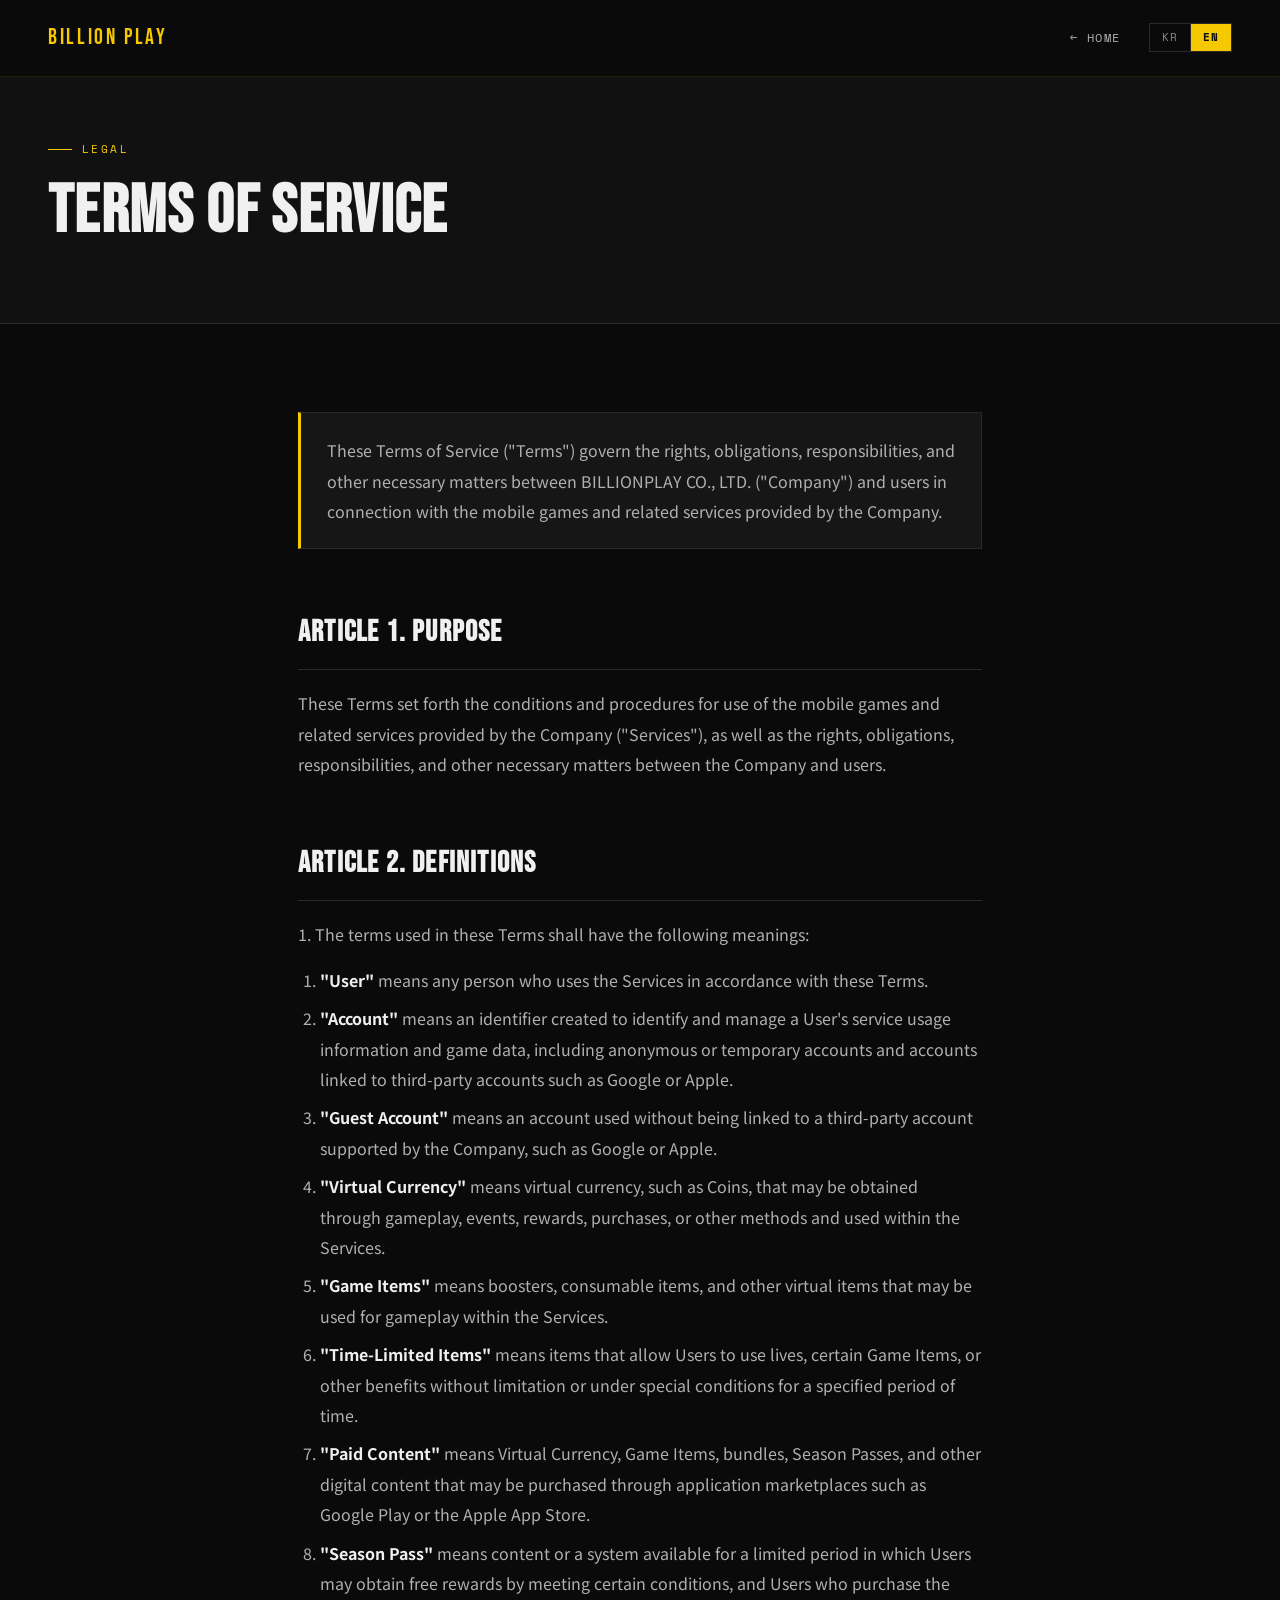
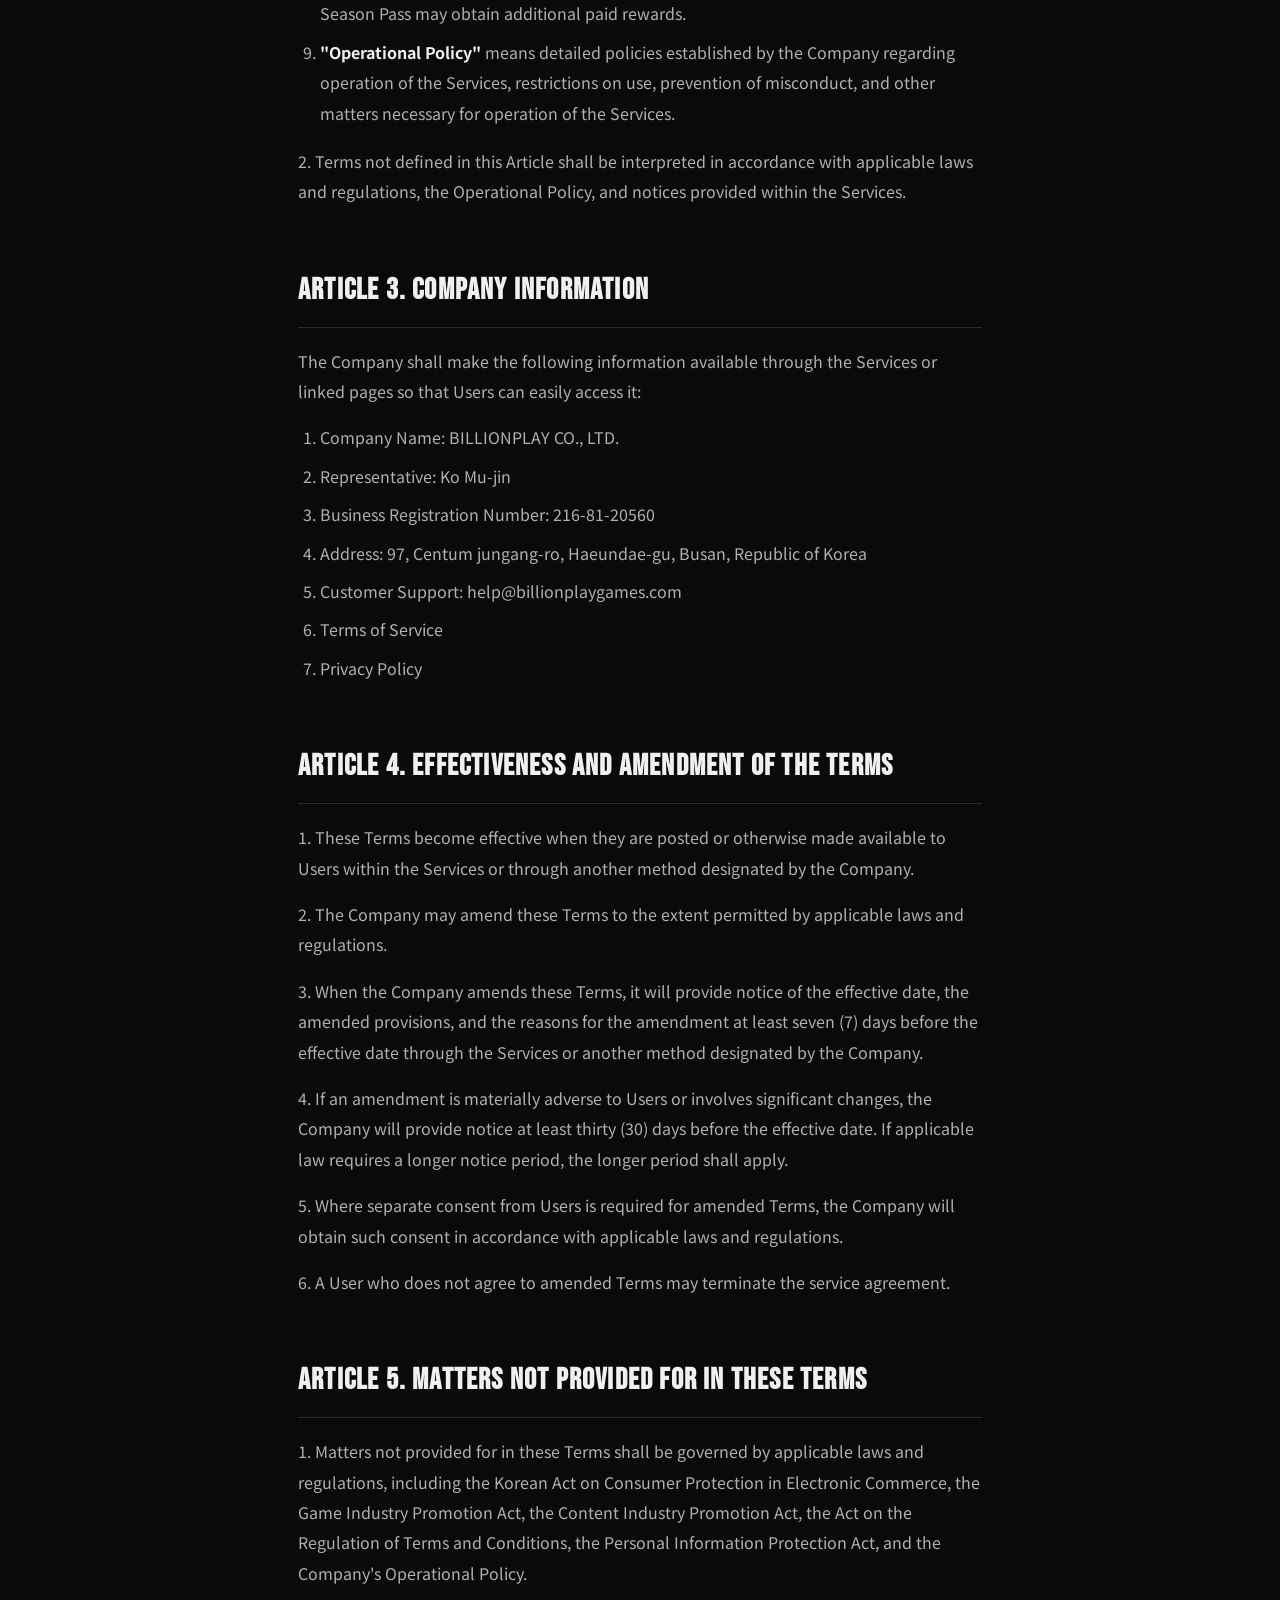
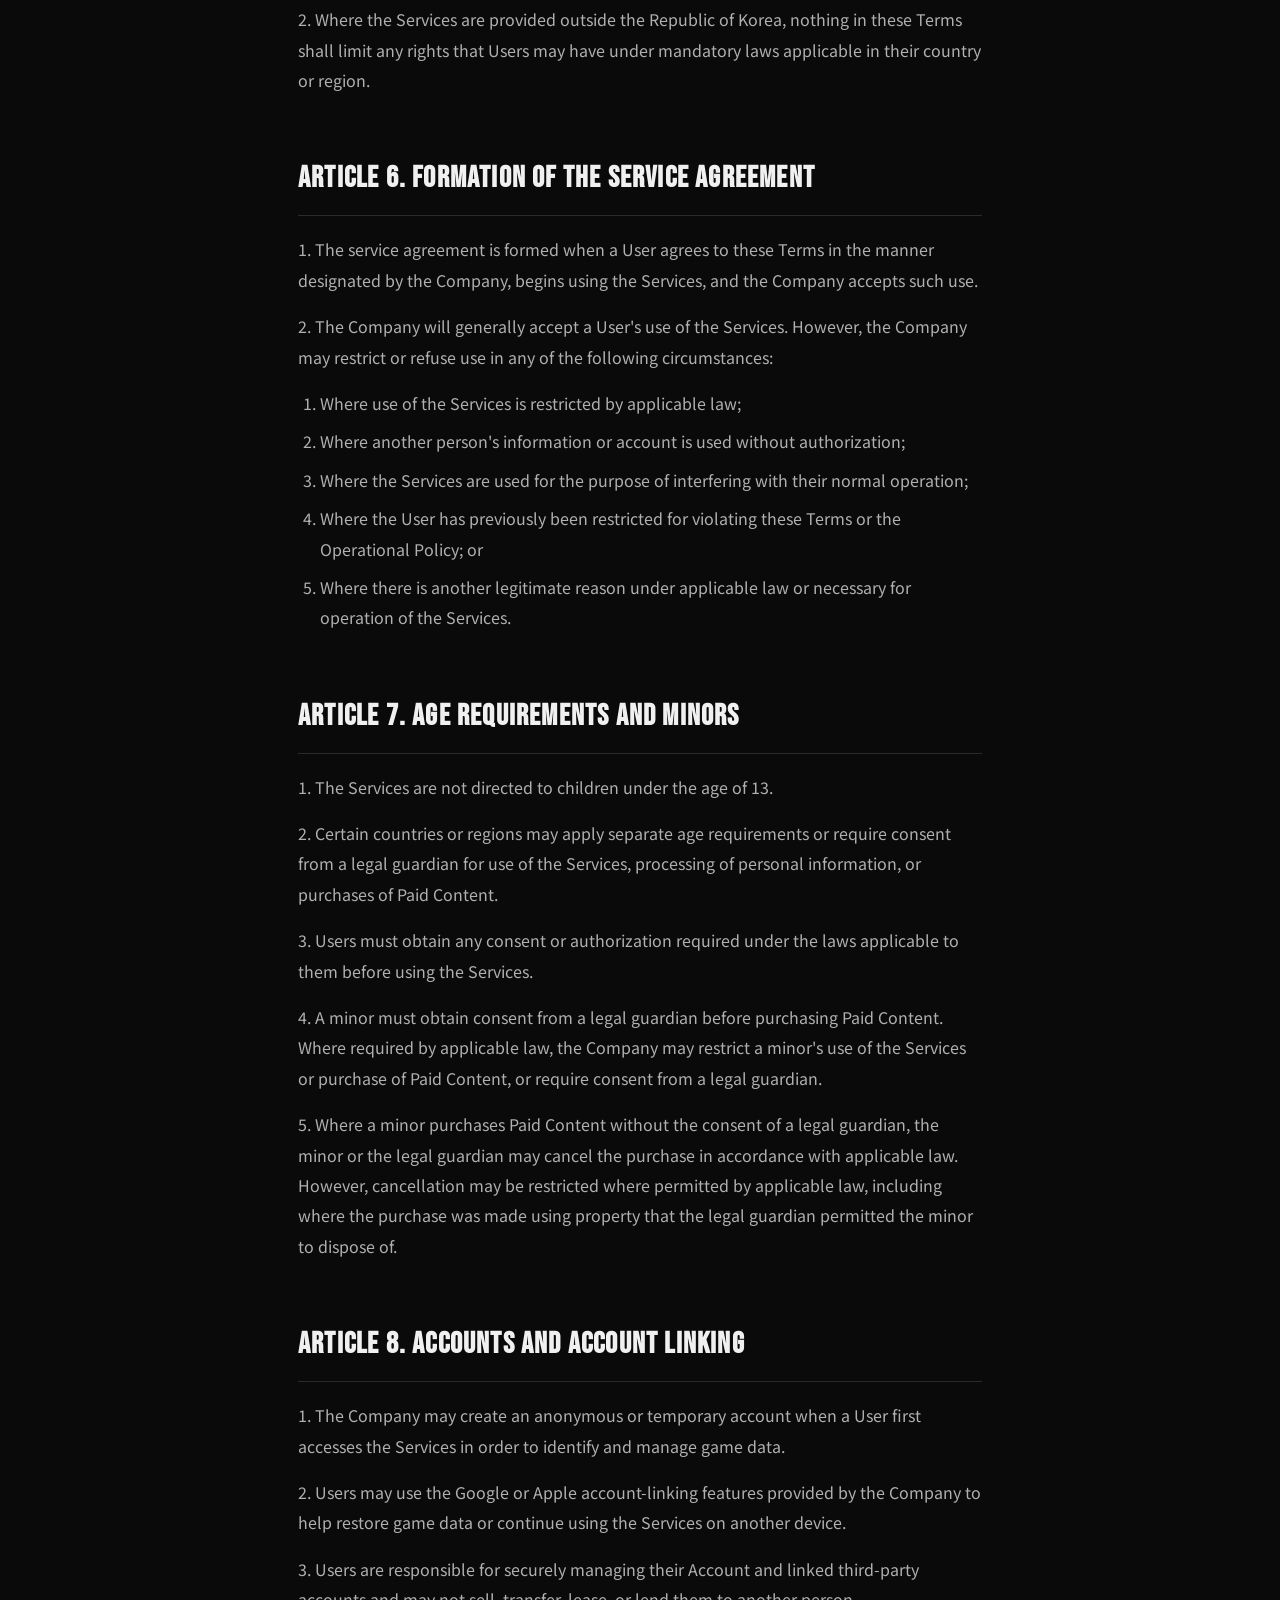
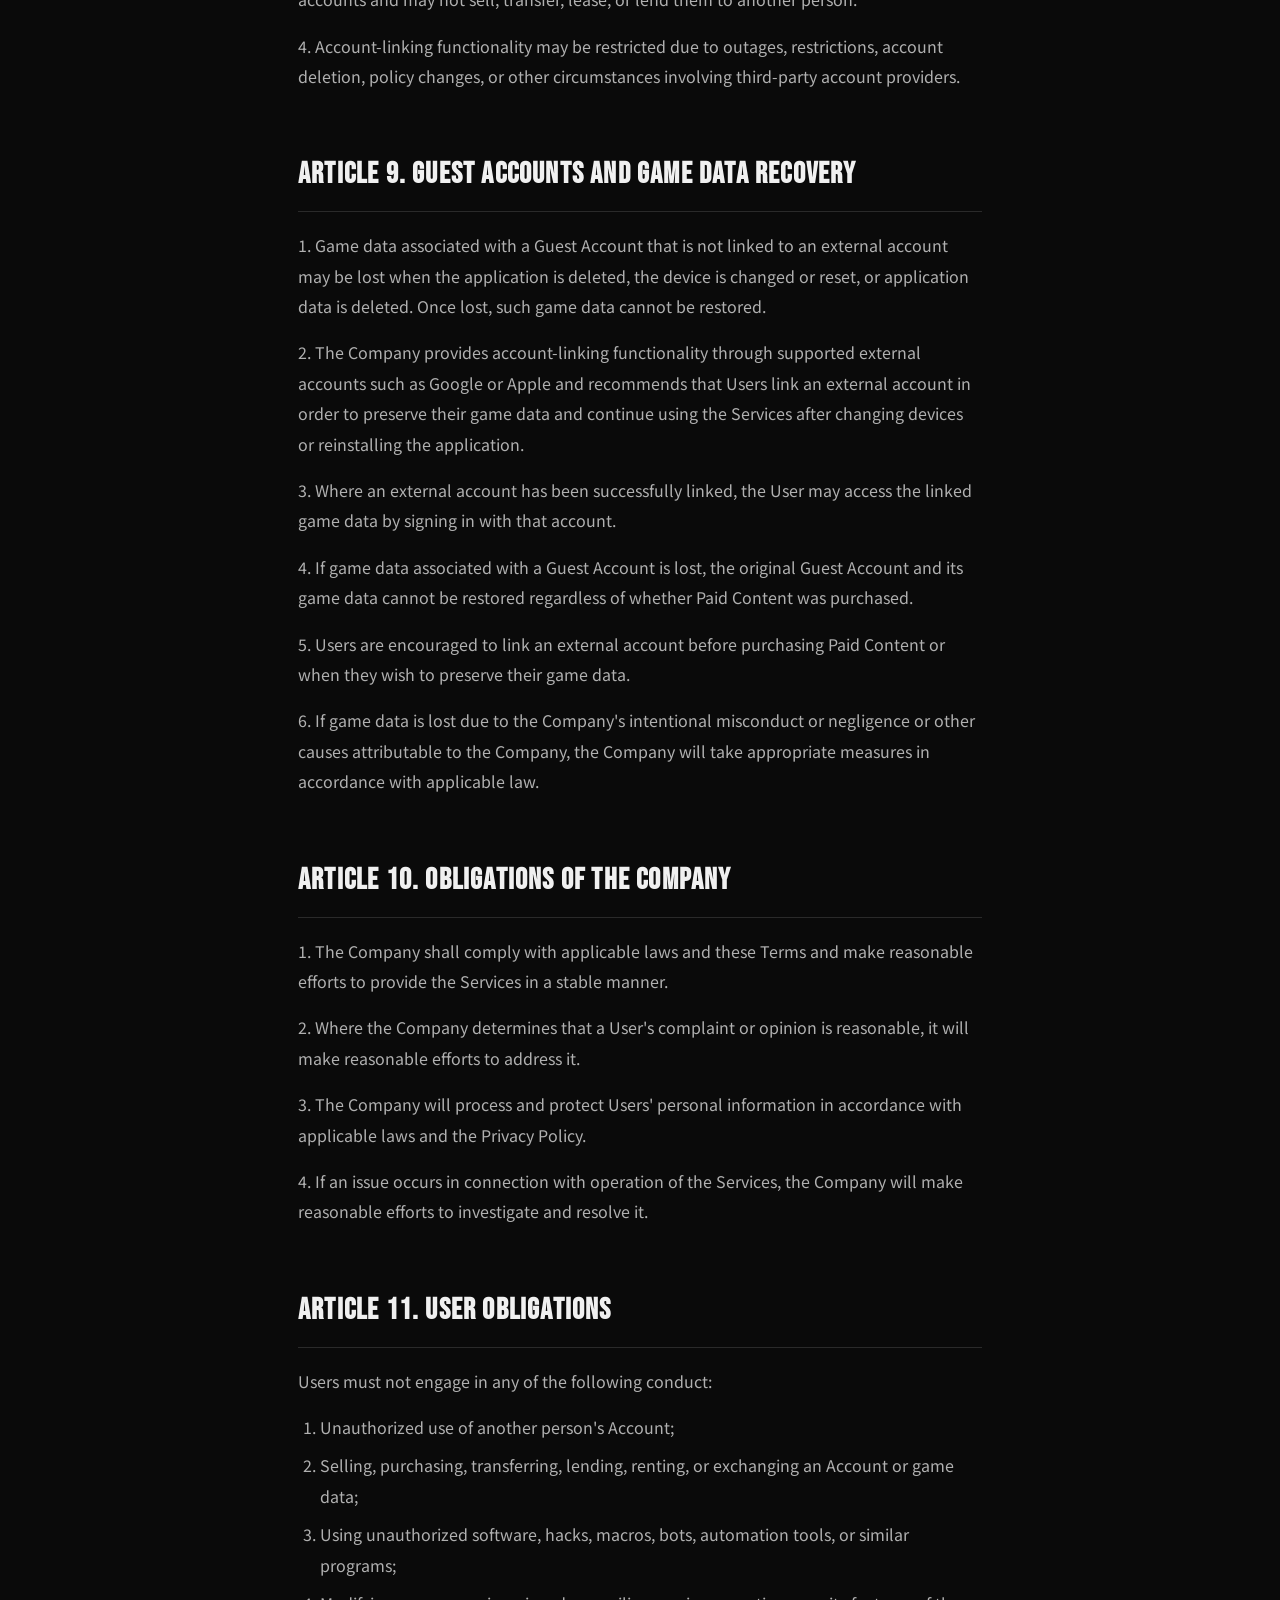
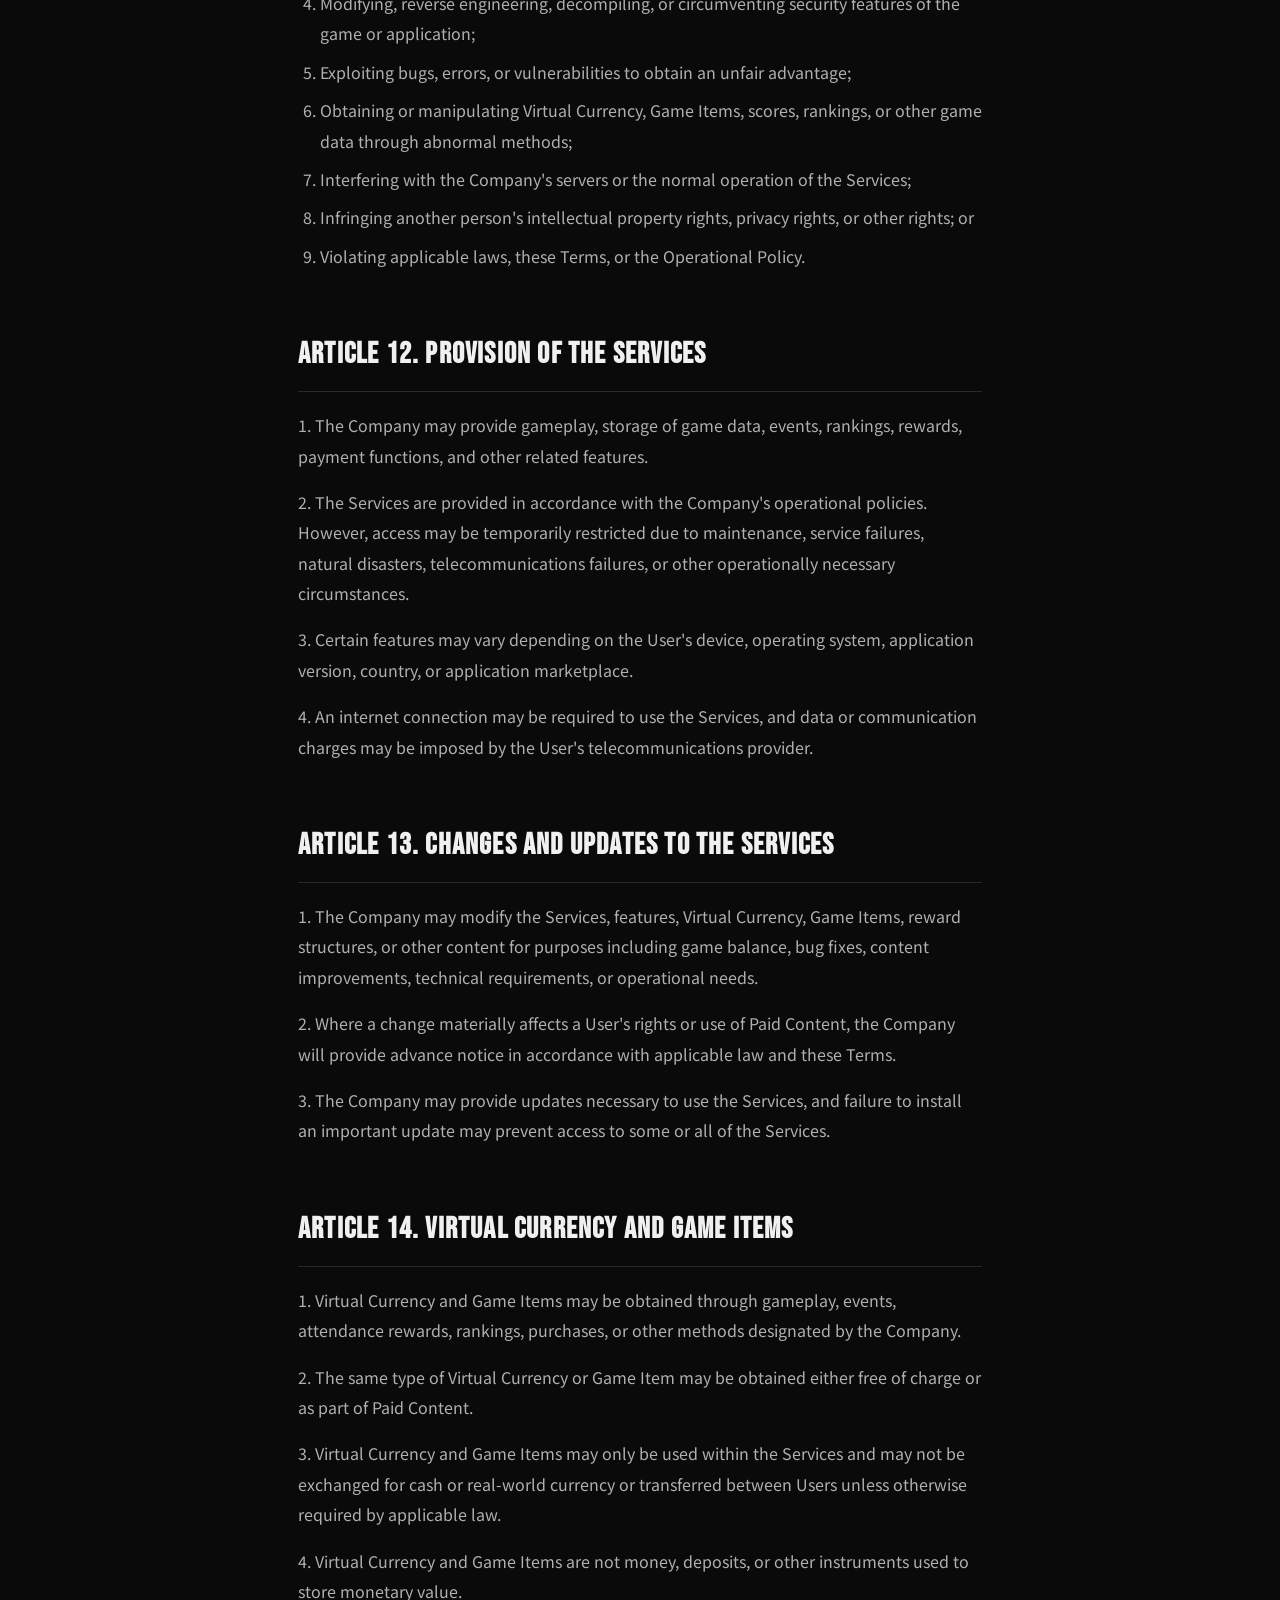
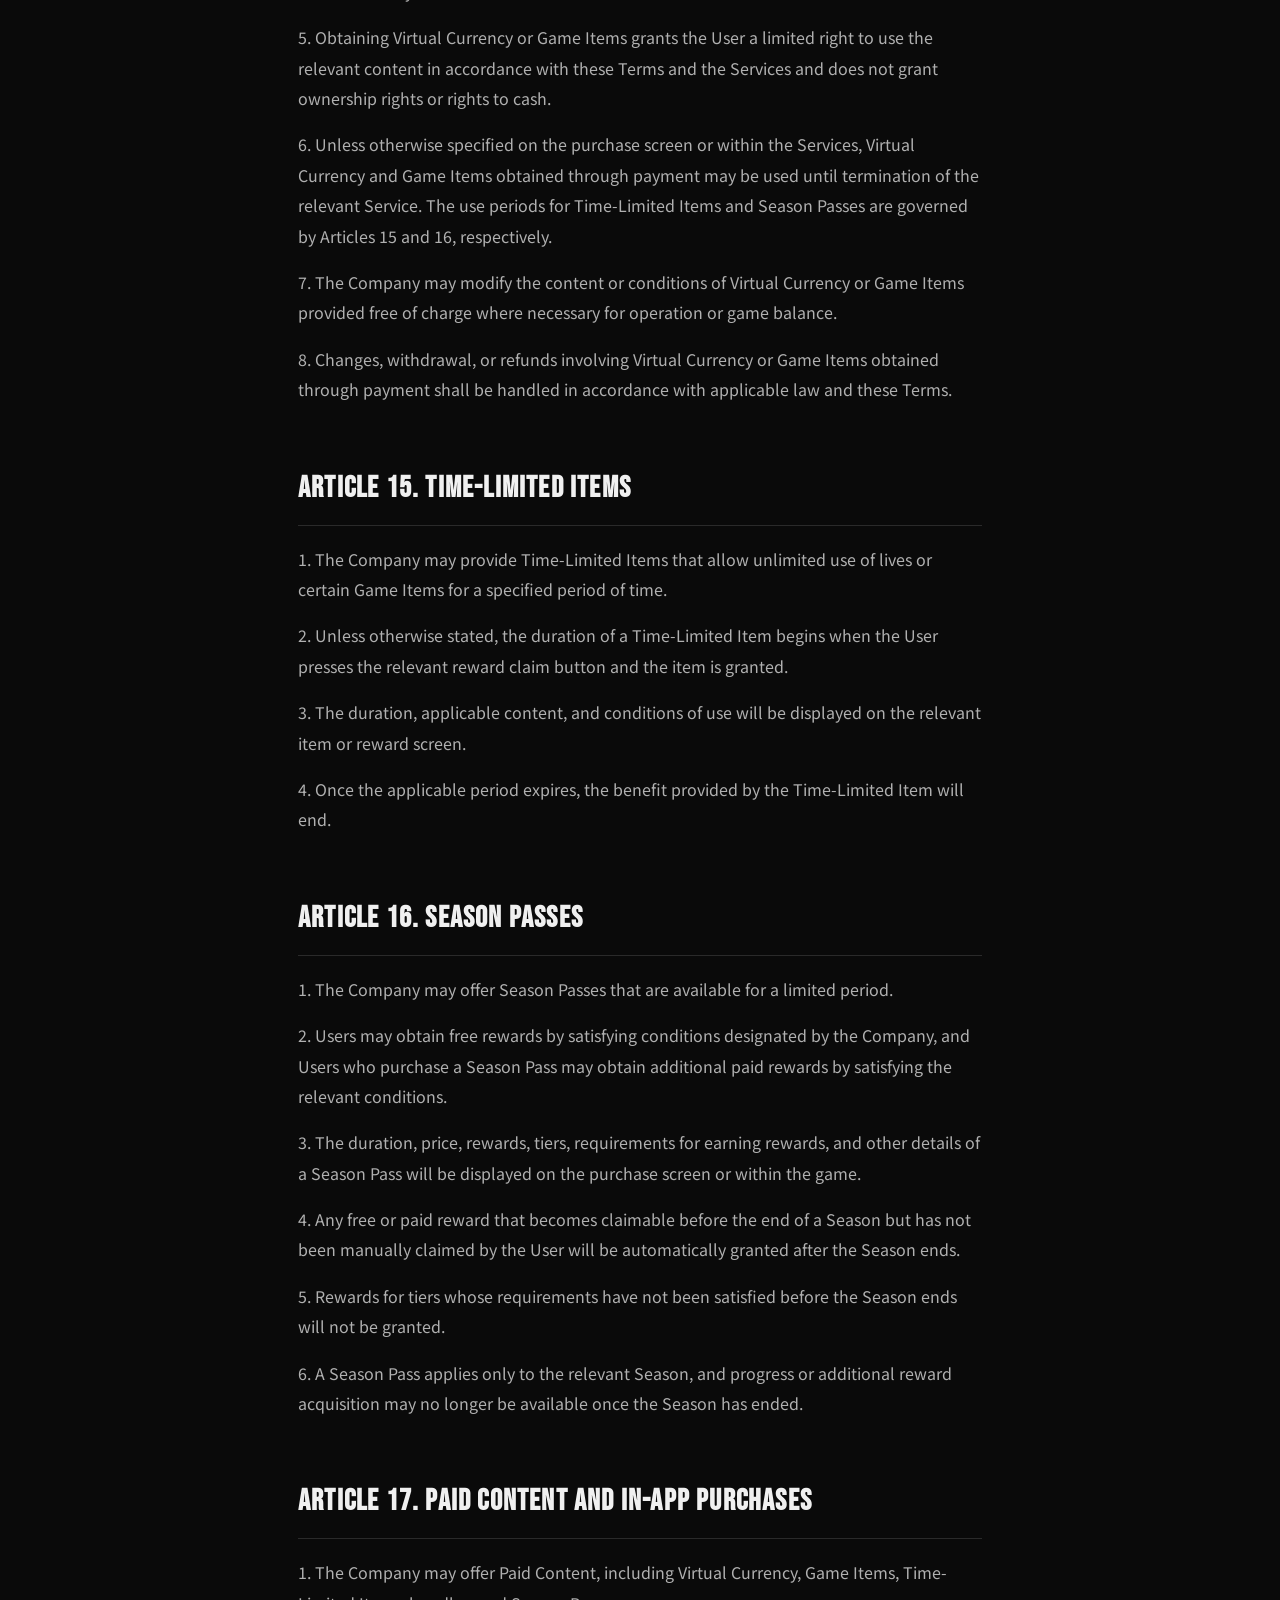
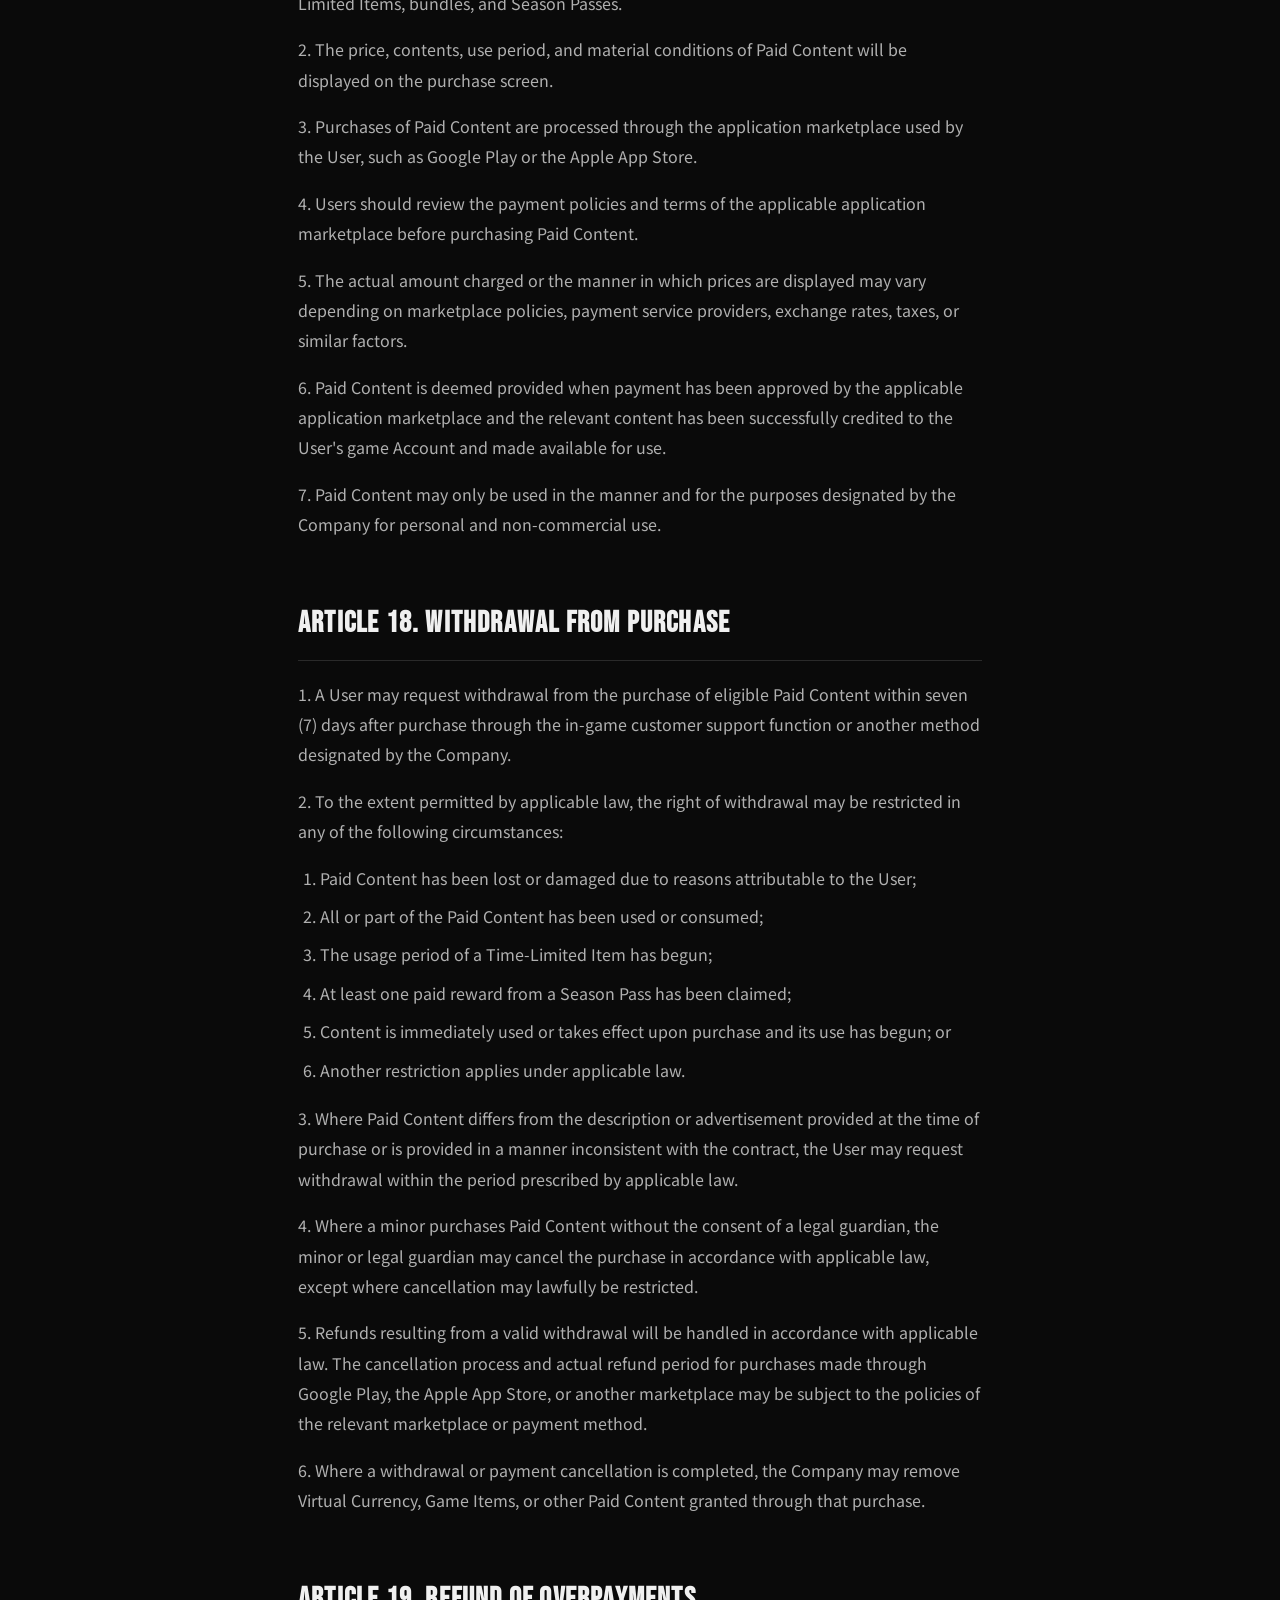
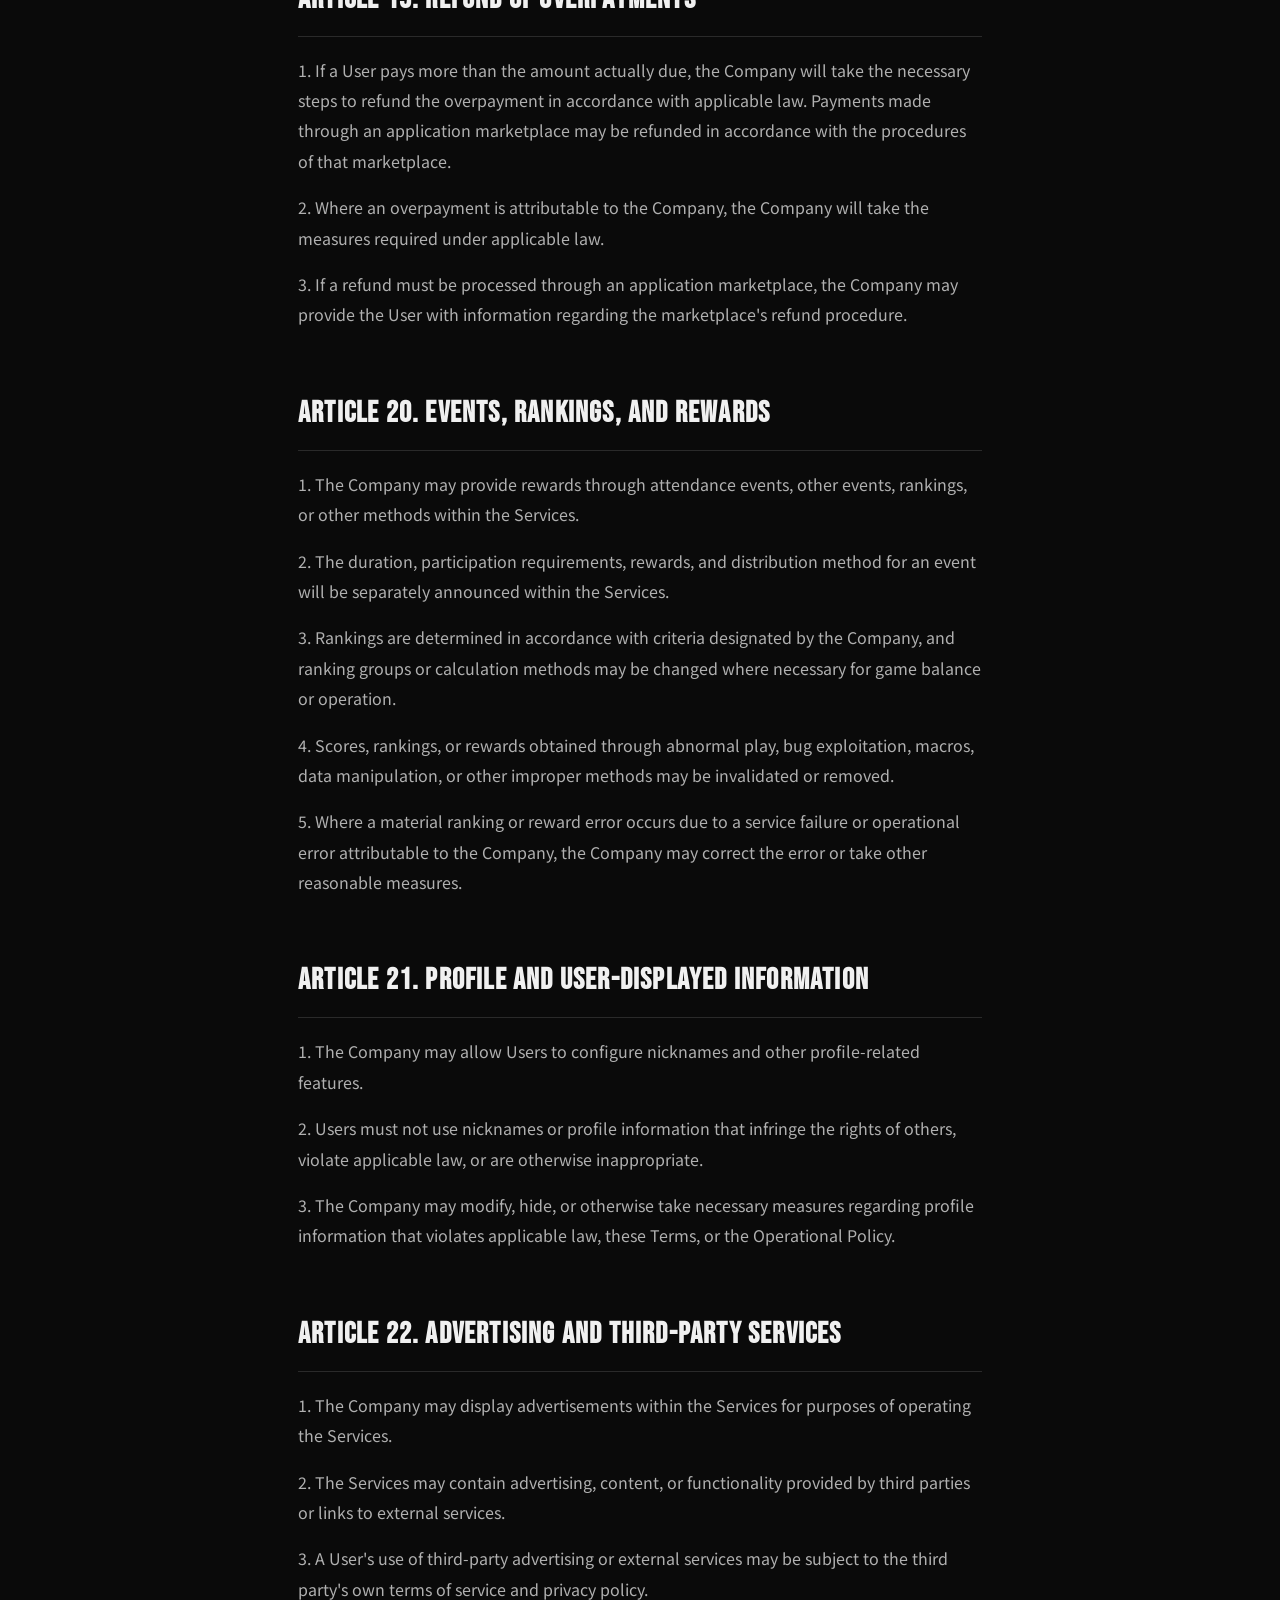
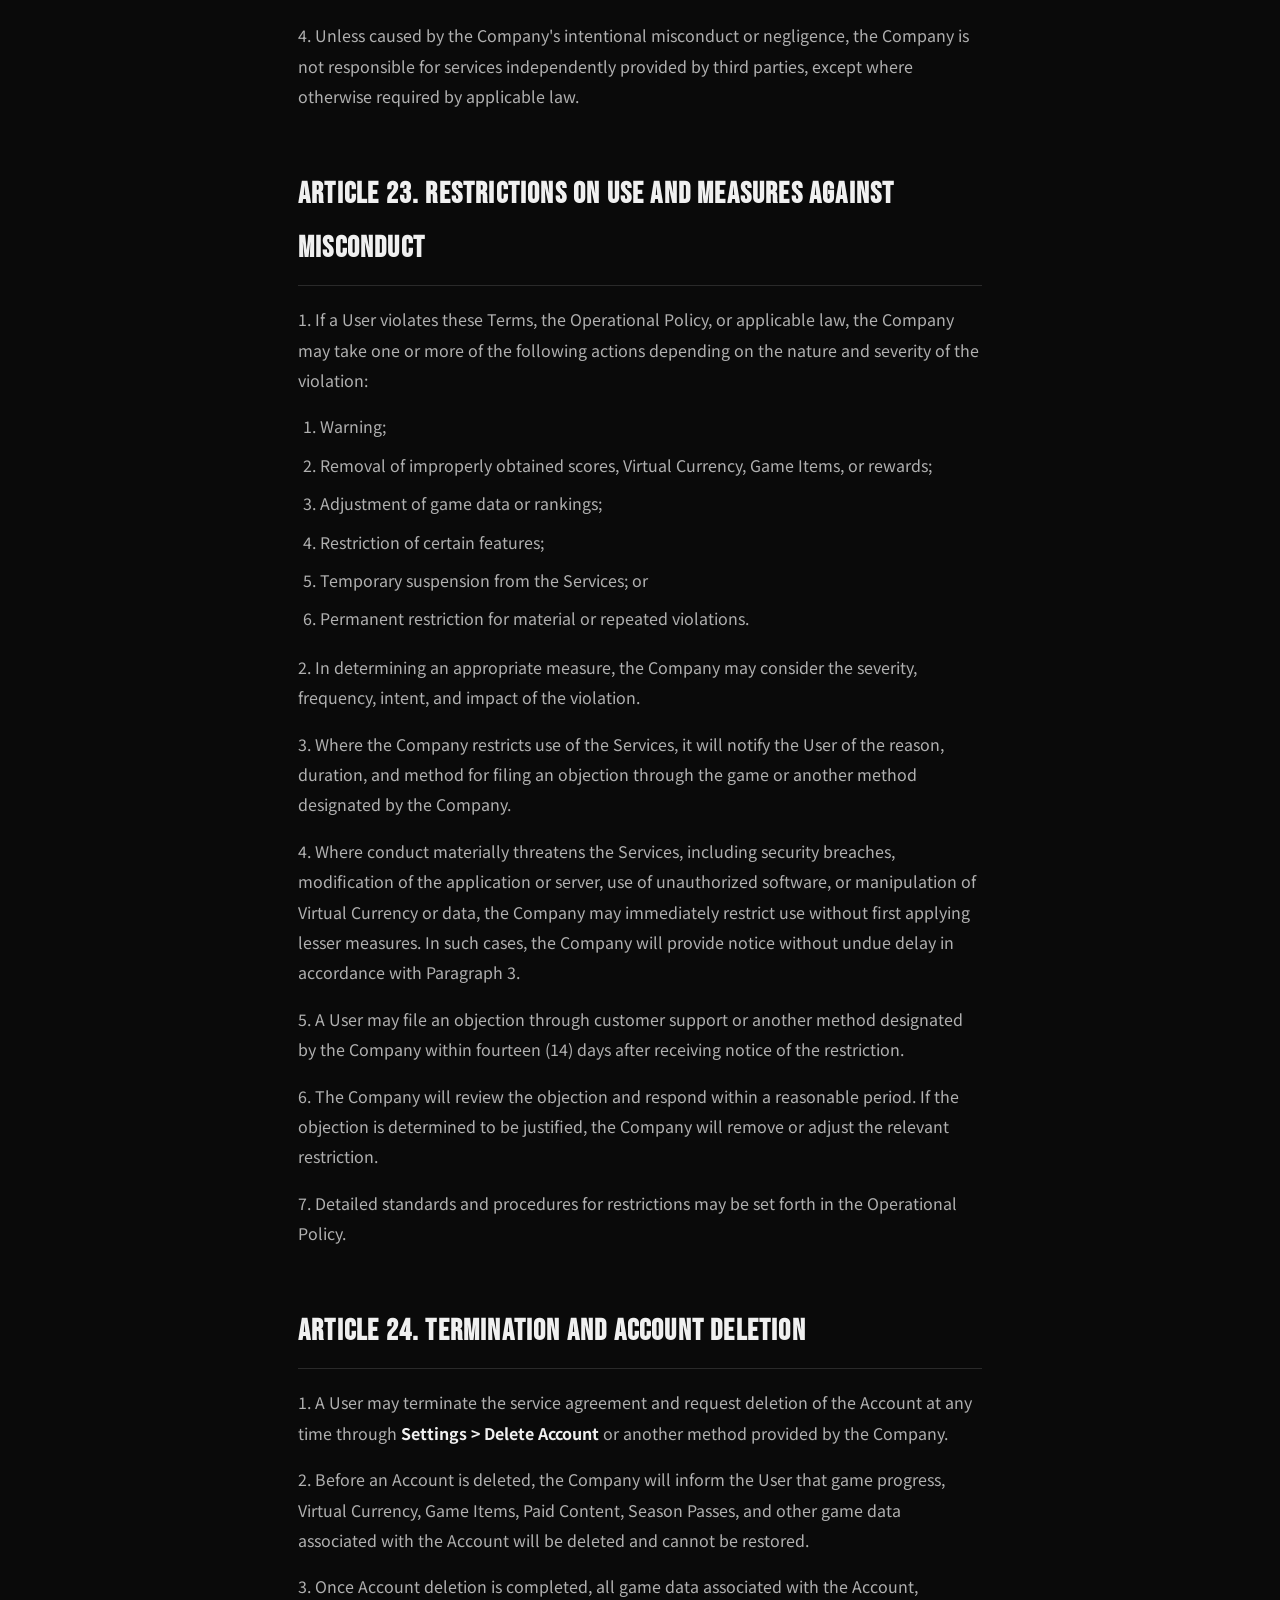
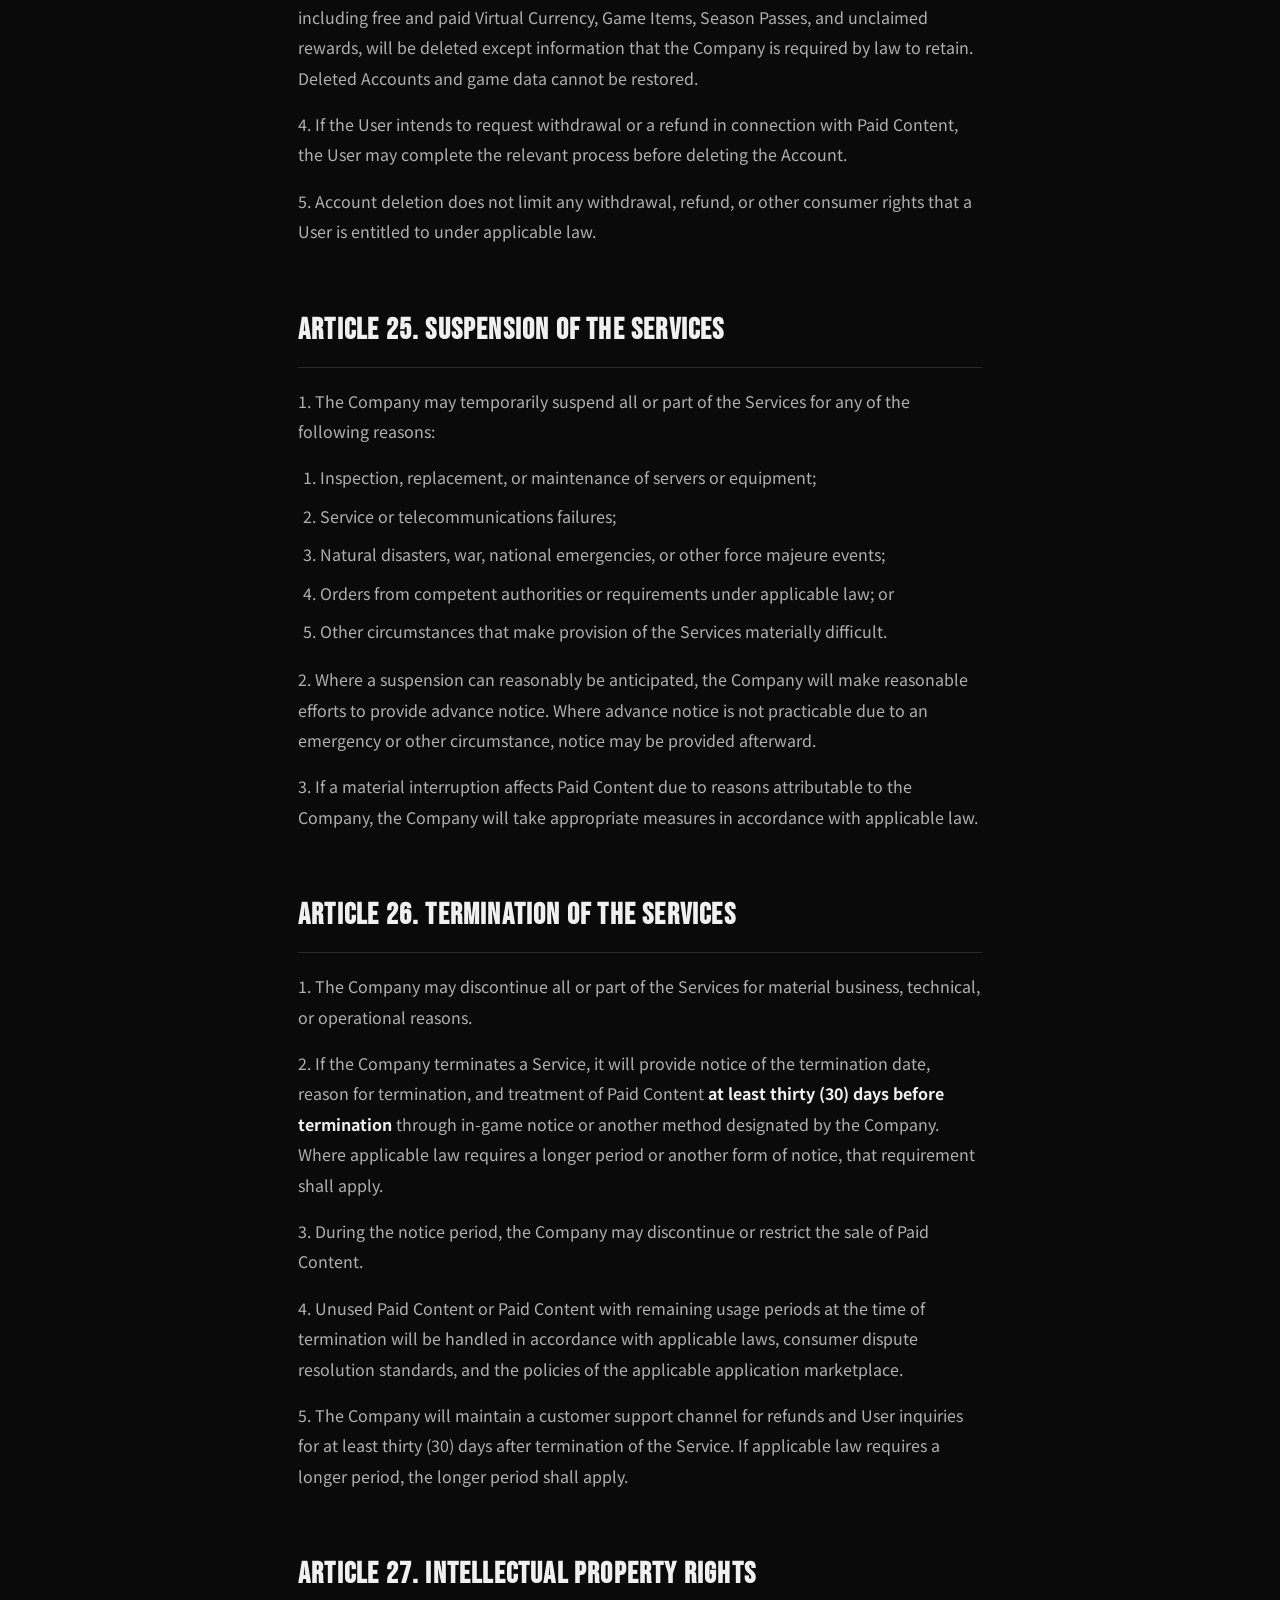
<file: terms.html>
<!DOCTYPE html>
<html lang="ko" data-lang="ko">
<head>
  <meta charset="UTF-8" />
  <meta name="viewport" content="width=device-width, initial-scale=1.0" />
  <meta name="robots" content="noindex, nofollow" />
  <title>서비스 이용약관 — Billion Play</title>
  <link rel="icon" type="image/png" href="./favicon.png" />
  <link rel="preconnect" href="https://fonts.googleapis.com" />
  <link rel="preconnect" href="https://fonts.gstatic.com" crossorigin />
  <link href="https://fonts.googleapis.com/css2?family=Bebas+Neue&family=Noto+Sans+KR:wght@300;400;500;700&family=Space+Mono:wght@400;700&display=swap" rel="stylesheet" />
  <style>
    :root {
      --yellow: #F5C800;
      --black: #0a0a0a;
      --dark: #111111;
      --card: #161616;
      --border: #2a2a2a;
      --text: #f0f0f0;
      --muted: #b0b0b0;
      --faint: #8a8a8a;
    }
    *, *::before, *::after { box-sizing: border-box; margin: 0; padding: 0; }
    html { scroll-behavior: smooth; }
    body {
      background: var(--black);
      color: var(--text);
      font-family: 'Noto Sans KR', sans-serif;
      font-weight: 400;
      line-height: 1.8;
      -webkit-font-smoothing: antialiased;
    }

    html[data-lang="ko"] [lang="en"] { display: none !important; }
    html[data-lang="en"] [lang="ko"] { display: none !important; }

    a:focus-visible, button:focus-visible {
      outline: 2px solid var(--yellow);
      outline-offset: 3px;
    }

    nav {
      position: fixed; top: 0; left: 0; right: 0; z-index: 100;
      display: flex; justify-content: space-between; align-items: center;
      gap: 16px;
      padding: 18px 48px;
      background: rgba(10,10,10,0.94);
      backdrop-filter: blur(12px);
      border-bottom: 1px solid rgba(245,200,0,0.10);
    }
    .nav-logo {
      font-family: 'Bebas Neue', sans-serif;
      font-size: 22px;
      letter-spacing: 0.12em;
      color: var(--yellow);
      text-decoration: none;
    }
    .nav-right { display: flex; align-items: center; gap: 28px; }
    .nav-back {
      font-family: 'Space Mono', monospace;
      font-size: 12px;
      letter-spacing: 0.12em;
      text-transform: uppercase;
      color: var(--muted);
      text-decoration: none;
      transition: color 0.2s;
      display: flex; align-items: center; gap: 8px;
    }
    .nav-back::before { content: '←'; }
    .nav-back:hover { color: var(--yellow); }

    .lang-switch { display: flex; border: 1px solid var(--border); }
    .lang-btn {
      font-family: 'Space Mono', monospace;
      font-size: 11px;
      letter-spacing: 0.1em;
      padding: 6px 12px;
      background: transparent;
      color: var(--faint);
      border: none; cursor: pointer;
      transition: background 0.2s, color 0.2s;
      line-height: 1.4;
    }
    .lang-btn + .lang-btn { border-left: 1px solid var(--border); }
    .lang-btn:hover { color: var(--text); }
    .lang-btn[aria-pressed="true"] {
      background: var(--yellow); color: var(--black); font-weight: 700;
    }

    .page-header {
      padding: 140px 48px 60px;
      border-bottom: 1px solid var(--border);
      background: var(--dark);
    }
    .page-label {
      font-family: 'Space Mono', monospace;
      font-size: 11px;
      letter-spacing: 0.22em;
      text-transform: uppercase;
      color: var(--yellow);
      margin-bottom: 16px;
      display: flex; align-items: center; gap: 10px;
    }
    .page-label::before { content: ''; width: 24px; height: 1px; background: var(--yellow); }
    .page-title {
      font-family: 'Bebas Neue', sans-serif;
      font-size: clamp(38px, 6vw, 68px);
      letter-spacing: 0.02em;
      color: var(--text);
      margin-bottom: 16px;
      line-height: 1.05;
    }
    .page-meta {
      font-family: 'Space Mono', monospace;
      font-size: 12px;
      color: var(--muted);
      letter-spacing: 0.08em;
    }

    .content-wrap {
      max-width: 780px;
      margin: 0 auto;
      padding: 64px 48px 100px;
    }

    .article h2 {
      font-family: 'Bebas Neue', sans-serif;
      font-size: 30px;
      letter-spacing: 0.04em;
      color: var(--text);
      margin: 56px 0 18px;
      padding-bottom: 10px;
      border-bottom: 1px solid var(--border);
    }
    .article h2:first-child { margin-top: 0; }

    .article h3 {
      font-size: 15px;
      font-weight: 700;
      color: var(--yellow);
      margin: 30px 0 10px;
      letter-spacing: 0.02em;
    }

    .article p {
      font-size: 16px;
      color: var(--muted);
      margin-bottom: 16px;
      line-height: 1.9;
    }

    .article ul, .article ol {
      padding-left: 22px;
      margin-bottom: 18px;
    }
    .article li {
      font-size: 16px;
      color: var(--muted);
      line-height: 1.9;
      margin-bottom: 8px;
    }

    .article strong { color: var(--text); font-weight: 700; }
    .article a { color: var(--yellow); }

    .table-scroll {
      overflow-x: auto;
      margin: 20px 0 24px;
      border: 1px solid var(--border);
    }
    table {
      width: 100%;
      border-collapse: collapse;
      font-size: 15px;
      min-width: 520px;
    }
    th, td {
      text-align: left;
      padding: 12px 16px;
      border-bottom: 1px solid var(--border);
      vertical-align: top;
      line-height: 1.7;
    }
    th {
      background: var(--card);
      color: var(--text);
      font-weight: 700;
      font-size: 14px;
      white-space: nowrap;
    }
    td { color: var(--muted); }
    tr:last-child td { border-bottom: none; }

    .info-box {
      background: var(--card);
      border: 1px solid var(--border);
      border-left: 3px solid var(--yellow);
      padding: 22px 26px;
      margin: 24px 0 40px;
    }
    .info-box p { margin-bottom: 12px; }
    .info-box p:last-child { margin-bottom: 0; }

    .contact-box {
      background: var(--card);
      border: 1px solid var(--border);
      padding: 28px 32px;
      margin: 24px 0;
    }
    .contact-box .label {
      font-family: 'Space Mono', monospace;
      font-size: 11px;
      letter-spacing: 0.18em;
      color: var(--yellow);
      margin-bottom: 14px;
      text-transform: uppercase;
    }
    .contact-box p { margin-bottom: 6px; font-size: 15px; }
    .contact-box p:last-child { margin-bottom: 0; }

    footer {
      border-top: 1px solid var(--border);
      padding: 32px 48px;
      display: flex; justify-content: space-between; align-items: center;
      gap: 20px;
      background: var(--dark);
    }
    .footer-logo {
      font-family: 'Bebas Neue', sans-serif;
      font-size: 18px; letter-spacing: 0.12em; color: var(--yellow);
    }
    .footer-copy {
      font-family: 'Space Mono', monospace;
      font-size: 11px; color: var(--muted); letter-spacing: 0.06em;
    }

    .footer-legal {
      background: #0d0d0d;
      border-top: 1px solid var(--border);
      padding: 22px 48px;
      text-align: center;
    }
    .footer-legal p {
      font-family: 'Space Mono', monospace;
      font-size: 11px;
      color: #9a9a9a;
      letter-spacing: 0.04em;
      line-height: 2;
    }

    @media (prefers-reduced-motion: reduce) {
      *, *::before, *::after {
        transition-duration: 0.01ms !important;
        scroll-behavior: auto !important;
      }
    }

    @media (max-width: 768px) {
      nav { padding: 14px 20px; }
      .nav-back { display: none; }
      .page-header { padding: 110px 24px 44px; }
      .content-wrap { padding: 48px 24px 72px; }
      .article h2 { font-size: 26px; margin-top: 44px; }
      .article p, .article li { font-size: 15px; }
      footer { flex-direction: column; gap: 16px; text-align: center; }
      .footer-legal { padding: 20px 24px; }
    }
  </style>
</head>
<body>

  <nav>
    <a href="./index.html" class="nav-logo">Billion Play</a>
    <div class="nav-right">
      <a href="./index.html" class="nav-back"><span lang="ko">홈으로</span><span lang="en">Home</span></a>
      <div class="lang-switch" role="group" aria-label="Language">
        <button type="button" class="lang-btn" data-set-lang="ko" aria-pressed="true">KR</button>
        <button type="button" class="lang-btn" data-set-lang="en" aria-pressed="false">EN</button>
      </div>
    </div>
  </nav>

  <div class="page-header">
    <div class="page-label">Legal</div>
    <h1 class="page-title">
      <span lang="ko">서비스 이용약관</span>
      <span lang="en">Terms of Service</span>
    </h1>
  </div>

  <div class="content-wrap">

    <!-- ══════════ 한국어 ══════════ -->
    <div class="article" lang="ko">

      <div class="info-box">
        <p>본 이용약관(이하 "약관")은 주식회사 빌리언플레이(BILLIONPLAY CO., LTD., 이하 "회사")가 제공하는 모바일 게임 및 이에 부수되는 서비스의 이용과 관련하여 회사와 이용자 간의 권리, 의무 및 책임사항과 기타 필요한 사항을 정합니다.</p>
      </div>

      <h2>제1조 목적</h2>
      <p>본 약관은 회사가 제공하는 모바일 게임 및 이에 부수되는 서비스(이하 "서비스")의 이용조건 및 절차, 회사와 이용자의 권리·의무 및 책임사항, 그 밖에 서비스 이용에 필요한 사항을 규정함을 목적으로 합니다.</p>

      <h2>제2조 용어의 정의</h2>
      <p>① 본 약관에서 사용하는 용어의 뜻은 다음과 같습니다.</p>
      <ol>
        <li><strong>"이용자"</strong>란 본 약관에 따라 회사가 제공하는 서비스를 이용하는 자를 말합니다.</li>
        <li><strong>"계정"</strong>이란 이용자의 서비스 이용정보 및 게임 데이터를 식별·관리하기 위하여 생성되는 식별 단위를 말하며, 익명 또는 임시 형태의 계정과 Google, Apple 등 외부 계정에 연동된 계정을 포함합니다.</li>
        <li><strong>"게스트 계정"</strong>이란 Google, Apple 등 회사가 지원하는 외부 계정과 연동하지 않은 상태에서 이용하는 계정을 말합니다.</li>
        <li><strong>"게임재화"</strong>란 이용자가 게임 플레이, 이벤트, 보상, 구매 등의 방법으로 획득하여 서비스 내에서 사용할 수 있는 코인 등의 가상 재화를 말합니다.</li>
        <li><strong>"게임아이템"</strong>이란 이용자가 서비스 내에서 게임 진행을 위하여 사용할 수 있는 부스터, 소모성 아이템 및 그 밖의 가상 아이템을 말합니다.</li>
        <li><strong>"시간제 아이템"</strong>이란 일정 시간 동안 하트 또는 특정 게임아이템 등을 무제한 또는 특별한 조건으로 이용할 수 있도록 제공되는 아이템을 말합니다.</li>
        <li><strong>"유료콘텐츠"</strong>란 이용자가 Google Play, Apple App Store 등 앱마켓을 통한 결제로 이용할 수 있는 게임재화, 게임아이템, 패키지, 시즌패스 및 그 밖의 디지털 콘텐츠를 말합니다.</li>
        <li><strong>"시즌패스"</strong>란 회사가 정한 일정 기간 동안 진행되는 콘텐츠로서 이용조건 달성에 따라 무료 보상 및 구매 이용자에게 제공되는 추가 보상을 획득할 수 있는 상품 또는 시스템을 말합니다.</li>
        <li><strong>"운영정책"</strong>이란 서비스 운영, 이용제한, 부정행위 대응 및 그 밖의 서비스 운영에 필요한 세부기준을 정한 정책을 말합니다.</li>
      </ol>
      <p>② 본 조에서 정하지 않은 용어는 관계 법령, 운영정책 및 서비스 내 안내에서 정하는 바에 따릅니다.</p>

      <h2>제3조 회사정보 등의 제공</h2>
      <p>회사는 이용자가 쉽게 확인할 수 있도록 서비스 내 또는 연결된 화면 등을 통하여 다음 사항을 제공합니다.</p>
      <ol>
        <li>회사명: 주식회사 빌리언플레이(BILLIONPLAY CO., LTD.)</li>
        <li>대표자: 고무진</li>
        <li>사업자등록번호: 216-81-20560</li>
        <li>주소: 부산광역시 해운대구 센텀중앙로 97</li>
        <li>고객문의: help@billionplaygames.com</li>
        <li>이용약관</li>
        <li>개인정보처리방침</li>
      </ol>

      <h2>제4조 약관의 효력 및 변경</h2>
      <p>① 본 약관은 서비스 내 또는 회사가 정한 방법으로 이용자에게 게시하거나 안내함으로써 효력이 발생합니다.</p>
      <p>② 회사는 관계 법령을 위반하지 않는 범위에서 본 약관을 변경할 수 있습니다.</p>
      <p>③ 회사가 약관을 변경하는 경우 적용일자, 변경내용 및 변경사유를 명시하여 적용일 최소 7일 전부터 서비스 내 또는 회사가 정한 방법으로 안내합니다.</p>
      <p>④ 이용자에게 불리하거나 중대한 내용을 변경하는 경우 회사는 적용일 최소 30일 전부터 제3항의 방법으로 안내하며, 관계 법령에서 더 긴 기간을 정한 경우에는 해당 기간에 따릅니다.</p>
      <p>⑤ 변경된 약관에 대하여 이용자의 동의가 별도로 필요한 경우 회사는 관계 법령에서 정한 절차에 따라 동의를 받습니다.</p>
      <p>⑥ 이용자는 변경된 약관에 동의하지 않는 경우 이용계약을 해지할 수 있습니다.</p>

      <h2>제5조 약관 외 준칙</h2>
      <p>① 본 약관에서 정하지 않은 사항은 「전자상거래 등에서의 소비자보호에 관한 법률」, 「게임산업진흥에 관한 법률」, 「콘텐츠산업 진흥법」, 「약관의 규제에 관한 법률」, 「개인정보 보호법」 등 관계 법령 및 회사의 운영정책에 따릅니다.</p>
      <p>② 서비스가 대한민국 외 국가 또는 지역에서 제공되는 경우 해당 국가 또는 지역에서 강행적으로 적용되는 법령에 따른 이용자의 권리는 본 약관으로 제한되지 않습니다.</p>

      <h2>제6조 이용계약의 성립</h2>
      <p>① 이용계약은 이용자가 회사가 정한 방법으로 본 약관에 동의하고 서비스를 이용하며 회사가 이를 승낙함으로써 성립합니다.</p>
      <p>② 회사는 원칙적으로 이용자의 서비스 이용을 승낙합니다. 다만 다음 각 호에 해당하는 경우 이용을 제한하거나 승낙하지 않을 수 있습니다.</p>
      <ol>
        <li>관계 법령에 따라 서비스 이용이 제한되는 경우</li>
        <li>타인의 정보 또는 계정을 부정하게 이용한 경우</li>
        <li>서비스의 정상적인 운영을 방해할 목적으로 이용하는 경우</li>
        <li>과거 본 약관 또는 운영정책 위반으로 이용이 제한된 경우</li>
        <li>그 밖에 관계 법령 또는 서비스 운영상 승낙하기 어려운 정당한 사유가 있는 경우</li>
      </ol>

      <h2>제7조 이용연령 및 미성년자</h2>
      <p>① 회사의 서비스는 만 13세 미만의 아동을 대상으로 하지 않습니다.</p>
      <p>② 일부 국가 또는 지역에서는 서비스 이용, 개인정보 처리 또는 유료콘텐츠 구매 등에 법정대리인의 동의 또는 별도의 연령 기준이 적용될 수 있습니다.</p>
      <p>③ 이용자는 자신에게 적용되는 관계 법령에 따라 필요한 동의 또는 허가를 갖추어 서비스를 이용하여야 합니다.</p>
      <p>④ 미성년자인 이용자는 유료콘텐츠를 구매하기 전에 법정대리인의 동의를 얻어야 합니다. 회사는 관계 법령에서 요구하는 경우 미성년자의 서비스 이용 또는 유료콘텐츠 구매를 제한하거나 법정대리인의 동의를 요구할 수 있습니다.</p>
      <p>⑤ 미성년자가 법정대리인의 동의 없이 유료콘텐츠를 구매한 경우 미성년자 본인 또는 법정대리인은 관계 법령에 따라 해당 구매를 취소할 수 있습니다. 다만 법정대리인이 처분을 허락한 재산의 범위에서 구매한 경우 등 관계 법령에 따라 취소가 제한되는 경우에는 그러하지 아니합니다.</p>

      <h2>제8조 계정 및 계정 연동</h2>
      <p>① 회사는 이용자의 게임 데이터를 식별하고 관리하기 위해 서비스 최초 이용 시 익명 또는 임시 형태의 계정을 생성할 수 있습니다.</p>
      <p>② 이용자는 게임 데이터의 복원 및 기기 변경 등에 대비하여 회사가 제공하는 Google 또는 Apple 계정 연동 기능을 이용할 수 있습니다.</p>
      <p>③ 이용자는 자신의 계정 및 외부 연동계정을 안전하게 관리하여야 하며, 타인에게 계정을 양도, 대여 또는 판매해서는 안 됩니다.</p>
      <p>④ 외부 계정 제공자의 장애, 이용제한, 계정삭제 또는 정책 변경 등에 따라 외부 계정 연동 기능의 일부가 제한될 수 있습니다.</p>

      <h2>제9조 게스트 계정 및 게임 데이터 복구</h2>
      <p>① 외부 계정에 연동하지 않은 게스트 계정의 게임 데이터는 앱 삭제, 기기 변경, 단말기 초기화, 데이터 삭제 등의 경우 소실될 수 있으며, 소실된 게임 데이터는 복구할 수 없습니다.</p>
      <p>② 회사는 이용자가 게임 데이터를 안전하게 보관하고 기기 변경 또는 재설치 후에도 계속 이용할 수 있도록 Google 또는 Apple 등 회사가 지원하는 외부 계정 연동 기능을 제공하며, 이용자에게 해당 기능의 이용을 권장합니다.</p>
      <p>③ 이용자가 외부 계정을 정상적으로 연동한 경우 해당 외부 계정으로 로그인하여 연동된 게임 데이터를 이용할 수 있습니다.</p>
      <p>④ 게스트 계정의 게임 데이터가 소실된 경우 유료콘텐츠의 구매 여부와 관계없이 기존 게스트 계정 및 게임 데이터는 복구할 수 없습니다.</p>
      <p>⑤ 이용자는 유료콘텐츠를 구매하거나 게임 데이터를 계속 보관하려는 경우 사전에 외부 계정을 연동하는 것을 권장합니다.</p>
      <p>⑥ 회사의 고의 또는 과실 등 회사의 귀책사유로 게임 데이터가 소실된 경우에는 관계 법령에 따라 필요한 조치를 합니다.</p>

      <h2>제10조 회사의 의무</h2>
      <p>① 회사는 관계 법령과 본 약관을 준수하며 안정적으로 서비스를 제공하기 위해 합리적인 노력을 합니다.</p>
      <p>② 회사는 이용자의 의견 또는 불만이 정당하다고 인정되는 경우 이를 처리하기 위해 노력합니다.</p>
      <p>③ 회사는 이용자의 개인정보를 관계 법령 및 개인정보처리방침에 따라 처리하고 보호합니다.</p>
      <p>④ 회사는 서비스 운영과 관련된 장애가 발생한 경우 이를 확인하고 복구하기 위해 합리적인 노력을 합니다.</p>

      <h2>제11조 이용자의 의무</h2>
      <p>이용자는 다음 각 호의 행위를 하여서는 안 됩니다.</p>
      <ol>
        <li>타인의 계정을 부정하게 이용하는 행위</li>
        <li>계정 또는 게임 데이터를 판매, 구매, 양도, 대여 또는 교환하는 행위</li>
        <li>회사가 승인하지 않은 프로그램, 핵, 매크로, 봇, 자동화 도구 등을 사용하는 행위</li>
        <li>게임 또는 앱을 변조, 역설계, 디컴파일하거나 보안기능을 우회하는 행위</li>
        <li>버그, 오류 또는 시스템상의 취약점을 악용하여 부당한 이익을 얻는 행위</li>
        <li>게임재화, 게임아이템, 점수 또는 랭킹을 비정상적인 방법으로 획득하거나 조작하는 행위</li>
        <li>회사 서버 또는 서비스의 정상적인 운영을 방해하는 행위</li>
        <li>타인의 지식재산권, 개인정보 또는 그 밖의 권리를 침해하는 행위</li>
        <li>관계 법령, 본 약관 또는 운영정책에 위반되는 행위</li>
      </ol>

      <h2>제12조 서비스의 제공</h2>
      <p>① 회사는 게임 플레이, 게임 데이터 저장, 이벤트, 랭킹, 보상, 결제 및 기타 부가 기능을 제공할 수 있습니다.</p>
      <p>② 서비스는 원칙적으로 회사의 운영방침에 따라 제공됩니다. 다만 점검, 장애, 천재지변, 통신망 장애 등 서비스 운영상 필요한 사유가 있는 경우 일시적으로 이용이 제한될 수 있습니다.</p>
      <p>③ 서비스의 일부 기능은 이용자의 기기, 운영체제, 앱 버전, 국가 또는 앱마켓에 따라 다르게 제공될 수 있습니다.</p>
      <p>④ 서비스 이용을 위해 인터넷 연결이 필요할 수 있으며, 이에 따른 데이터 통신요금 등은 이용자가 이용하는 통신사업자의 정책에 따라 발생할 수 있습니다.</p>

      <h2>제13조 서비스의 변경 및 업데이트</h2>
      <p>① 회사는 게임 밸런스 조정, 오류 수정, 콘텐츠 개선, 기술적·운영상 필요 등에 따라 서비스의 내용, 기능, 게임재화, 게임아이템, 보상구조 등을 변경할 수 있습니다.</p>
      <p>② 이용자의 권리 또는 유료콘텐츠의 이용에 중대한 영향을 미치는 변경이 있는 경우 회사는 관계 법령 및 본 약관에 따라 사전에 안내합니다.</p>
      <p>③ 회사는 서비스 이용을 위해 필요한 앱 업데이트를 제공할 수 있으며, 중요한 업데이트를 적용하지 않는 경우 서비스의 일부 또는 전부를 이용할 수 없을 수 있습니다.</p>

      <h2>제14조 게임재화 및 게임아이템</h2>
      <p>① 게임재화 및 게임아이템은 게임 플레이, 이벤트, 출석, 랭킹 보상, 구매 또는 회사가 정한 그 밖의 방법으로 획득할 수 있습니다.</p>
      <p>② 동일한 종류의 게임재화 또는 게임아이템이라도 무료로 획득하거나 유료콘텐츠의 일부로 제공될 수 있습니다.</p>
      <p>③ 게임재화 및 게임아이템은 서비스 내에서만 사용할 수 있으며, 관계 법령에서 달리 정하지 않는 한 현금 또는 실제 화폐로 교환하거나 이용자 간에 양도할 수 없습니다.</p>
      <p>④ 게임재화 및 게임아이템은 실제 화폐, 예금 또는 그 밖의 금전적 가치를 보관하는 수단이 아닙니다.</p>
      <p>⑤ 게임재화 및 게임아이템의 획득은 이용자에게 해당 콘텐츠를 본 약관 및 서비스에서 정한 방법으로 이용할 수 있는 권리를 부여하는 것이며, 별도의 소유권 또는 현금에 대한 권리를 부여하는 것은 아닙니다.</p>
      <p>⑥ 유료로 취득한 게임재화 및 게임아이템의 이용기간은 구매 화면 또는 서비스 내에서 별도로 정한 경우를 제외하고 서비스 종료 시까지로 합니다. 시간제 아이템 및 시즌패스의 이용기간은 각각 제15조 및 제16조에서 정한 바에 따릅니다.</p>
      <p>⑦ 회사는 게임 운영 및 밸런스 조정을 위하여 무료로 제공된 게임재화 또는 게임아이템의 내용이나 사용조건 등을 변경할 수 있습니다.</p>
      <p>⑧ 유료로 취득한 게임재화 또는 게임아이템의 변경, 청약철회 및 환불 등에 대해서는 관계 법령 및 본 약관에서 정한 바에 따릅니다.</p>

      <h2>제15조 시간제 아이템</h2>
      <p>① 회사는 일정 시간 동안 하트 또는 특정 게임아이템 등을 무제한으로 사용할 수 있는 시간제 아이템을 제공할 수 있습니다.</p>
      <p>② 별도 표시가 없는 경우 시간제 아이템의 이용시간은 이용자가 해당 보상의 <strong>수령 버튼을 눌러 지급받은 시점부터</strong> 차감됩니다.</p>
      <p>③ 시간제 아이템의 이용시간, 적용대상 및 사용조건은 해당 상품 또는 보상 화면에서 안내합니다.</p>
      <p>④ 이용시간이 만료된 경우 해당 시간제 혜택은 종료됩니다.</p>

      <h2>제16조 시즌패스</h2>
      <p>① 회사는 일정 기간 동안 진행되는 시즌패스를 제공할 수 있습니다.</p>
      <p>② 이용자는 회사가 정한 조건을 달성하여 무료 보상을 획득할 수 있으며, 시즌패스를 구매한 이용자는 해당 시즌에서 정한 조건을 달성하는 경우 추가 유료 보상을 획득할 수 있습니다.</p>
      <p>③ 시즌패스의 기간, 가격, 보상, 단계, 보상 획득 조건 및 그 밖의 세부사항은 구매 화면 또는 게임 내에서 안내합니다.</p>
      <p>④ 시즌 종료 시점까지 보상 획득 조건을 달성하여 수령 가능한 상태가 되었으나 이용자가 직접 수령하지 않은 <strong>무료 및 유료 보상은 시즌 종료 후 자동으로 지급됩니다.</strong></p>
      <p>⑤ 시즌 종료 시점까지 보상 획득 조건을 달성하지 못한 단계의 보상은 지급되지 않습니다.</p>
      <p>⑥ 시즌패스는 해당 시즌에 적용되는 상품으로서 시즌 종료 후에는 해당 시즌의 진행 또는 추가 보상 획득이 제한됩니다.</p>

      <h2>제17조 유료콘텐츠 및 인앱결제</h2>
      <p>① 회사는 게임재화, 게임아이템, 시간제 아이템, 패키지, 시즌패스 등 유료콘텐츠를 제공할 수 있습니다.</p>
      <p>② 유료콘텐츠의 가격, 구성, 이용기간 및 주요 이용조건은 구매 화면에 표시합니다.</p>
      <p>③ 유료콘텐츠의 결제는 Google Play, Apple App Store 등 이용자가 사용하는 앱마켓을 통해 처리됩니다.</p>
      <p>④ 이용자는 앱마켓의 결제정책 및 이용조건을 확인한 후 유료콘텐츠를 구매하여야 합니다.</p>
      <p>⑤ 앱마켓 또는 결제사업자의 정책, 환율, 세금 등에 따라 실제 결제금액 또는 표시방식이 달라질 수 있습니다.</p>
      <p>⑥ 유료콘텐츠는 앱마켓의 결제 승인이 완료되고 해당 콘텐츠가 이용자의 게임 계정에 정상적으로 지급되어 이용 가능한 상태가 된 때 제공된 것으로 봅니다.</p>
      <p>⑦ 이용자는 구매한 유료콘텐츠를 회사가 정한 방식과 용도에 따라 개인적이고 비상업적인 목적으로만 이용할 수 있습니다.</p>

      <h2>제18조 청약철회</h2>
      <p>① 이용자가 유료로 구매한 콘텐츠 중 청약철회가 가능한 콘텐츠는 구매 후 7일 이내에 서비스 내 고객문의 기능 또는 회사가 정한 방법을 통하여 청약철회를 요청할 수 있습니다.</p>
      <p>② 다음 각 호의 어느 하나에 해당하는 경우에는 관계 법령에서 허용하는 범위에서 청약철회가 제한될 수 있습니다.</p>
      <ol>
        <li>이용자의 책임 있는 사유로 유료콘텐츠가 멸실되거나 훼손된 경우</li>
        <li>유료콘텐츠의 전부 또는 일부를 사용하거나 소비한 경우</li>
        <li>시간제 아이템의 이용시간이 시작된 경우</li>
        <li>시즌패스의 유료 보상을 하나 이상 수령한 경우</li>
        <li>구매 즉시 사용되거나 효력이 발생하는 콘텐츠의 이용이 시작된 경우</li>
        <li>그 밖에 관계 법령에서 청약철회가 제한되는 경우</li>
      </ol>
      <p>③ 유료콘텐츠의 내용이 표시·광고된 내용과 다르거나 계약내용과 다르게 제공된 경우 이용자는 관계 법령에서 정한 기간 내에 청약철회를 요청할 수 있습니다.</p>
      <p>④ 미성년자가 법정대리인의 동의 없이 유료콘텐츠를 구매한 경우 미성년자 본인 또는 법정대리인은 관계 법령에 따라 해당 구매를 취소할 수 있습니다. 다만 관계 법령에 따라 취소가 제한되는 경우에는 그러하지 아니합니다.</p>
      <p>⑤ 청약철회에 따른 환급은 관계 법령에 따라 처리하며, Google Play, Apple App Store 등 앱마켓을 통한 결제의 취소 및 실제 환급 절차와 처리기간은 해당 앱마켓 또는 결제수단의 정책에 따를 수 있습니다.</p>
      <p>⑥ 청약철회 또는 결제 취소가 완료되는 경우 회사는 해당 구매로 지급된 게임재화, 게임아이템 및 그 밖의 유료콘텐츠를 회수할 수 있습니다.</p>

      <h2>제19조 과오납금의 환급</h2>
      <p>① 이용자가 실제 결제하여야 할 금액보다 많은 금액을 결제한 경우 회사는 관계 법령에 따라 환급에 필요한 조치를 하며, 앱마켓을 통한 결제는 해당 앱마켓의 환급 절차에 따라 처리될 수 있습니다.</p>
      <p>② 과오납이 회사의 귀책사유로 발생한 경우 회사는 관계 법령에 따라 필요한 조치를 합니다.</p>
      <p>③ 환급이 앱마켓을 통해 이루어져야 하는 경우 회사는 이용자에게 해당 앱마켓의 환급 절차를 안내할 수 있습니다.</p>

      <h2>제20조 이벤트, 랭킹 및 보상</h2>
      <p>① 회사는 서비스 내에서 출석, 이벤트, 랭킹 및 그 밖의 방식으로 이용자에게 보상을 제공할 수 있습니다.</p>
      <p>② 이벤트의 기간, 참여조건, 보상 및 지급방법은 서비스 내에서 별도로 안내합니다.</p>
      <p>③ 랭킹은 회사가 정한 기준에 따라 산정되며, 게임 밸런스 또는 운영상 필요한 경우 랭킹 그룹이나 산정 방식 등이 변경될 수 있습니다.</p>
      <p>④ 비정상적인 플레이, 버그 악용, 매크로, 데이터 조작 또는 그 밖의 부정한 방법으로 획득한 점수, 순위 및 보상은 무효 처리되거나 회수될 수 있습니다.</p>
      <p>⑤ 서비스 장애 또는 운영상 오류 등 회사의 귀책사유로 랭킹 또는 보상에 중대한 오류가 발생한 경우 회사는 합리적인 범위에서 이를 수정하거나 필요한 조치를 할 수 있습니다.</p>

      <h2>제21조 프로필 및 이용자 표시정보</h2>
      <p>① 회사는 이용자가 닉네임 및 회사가 제공하는 프로필 관련 기능을 설정할 수 있도록 할 수 있습니다.</p>
      <p>② 이용자는 타인의 권리나 관계 법령을 침해하거나 부적절한 닉네임 또는 프로필 정보를 사용해서는 안 됩니다.</p>
      <p>③ 회사는 관계 법령, 본 약관 또는 운영정책을 위반하는 프로필 정보에 대하여 변경, 비공개 또는 그 밖의 필요한 조치를 할 수 있습니다.</p>

      <h2>제22조 광고 및 제3자 서비스</h2>
      <p>① 회사는 서비스 운영을 위하여 서비스 내에 광고를 게재할 수 있습니다.</p>
      <p>② 서비스에는 제3자가 제공하는 광고, 콘텐츠 또는 외부 서비스로 연결되는 기능이 포함될 수 있습니다.</p>
      <p>③ 이용자가 제3자의 광고 또는 외부 서비스를 이용하는 경우 해당 제3자의 이용약관 및 개인정보처리방침 등이 적용될 수 있습니다.</p>
      <p>④ 회사는 회사의 고의 또는 과실이 없는 한 제3자가 독립적으로 제공하는 서비스에 대하여 책임을 부담하지 않습니다. 다만 관계 법령에서 달리 정하는 경우에는 해당 법령에 따릅니다.</p>

      <h2>제23조 서비스 이용제한 및 부정행위에 대한 조치</h2>
      <p>① 회사는 이용자가 본 약관, 운영정책 또는 관계 법령을 위반하는 경우 위반행위의 내용과 정도에 따라 다음 각 호의 조치를 할 수 있습니다.</p>
      <ol>
        <li>경고</li>
        <li>비정상적으로 획득한 점수, 게임재화, 게임아이템 또는 보상의 회수</li>
        <li>게임 데이터 또는 랭킹의 조정</li>
        <li>특정 기능의 이용제한</li>
        <li>일정 기간 서비스 이용정지</li>
        <li>중대한 위반 또는 반복적인 위반의 경우 영구 이용제한</li>
      </ol>
      <p>② 회사는 제재를 적용하는 경우 위반행위의 경중, 횟수, 고의성 및 서비스에 미친 영향 등을 고려합니다.</p>
      <p>③ 회사는 이용제한 조치를 하는 경우 그 사유, 기간 및 이의신청 방법을 게임 내 안내 또는 회사가 정한 방법으로 이용자에게 통지합니다.</p>
      <p>④ 서비스 보안 침해, 앱 또는 서버 변조, 불법 프로그램 이용, 재화 또는 데이터 조작 등 서비스에 중대한 영향을 미치는 행위에 대해서는 단계적인 조치 없이 즉시 이용을 제한할 수 있으며, 이 경우 회사는 조치 후 지체 없이 제3항에 따라 통지합니다.</p>
      <p>⑤ 이용자는 이용제한 조치를 통지받은 날부터 14일 이내에 서비스 내 고객문의 기능 또는 회사가 정한 방법을 통하여 이의를 신청할 수 있습니다.</p>
      <p>⑥ 회사는 제5항에 따른 이의신청을 확인한 후 합리적인 기간 내에 답변하며, 이의가 정당하다고 인정되는 경우 해당 조치를 해제하거나 조정합니다.</p>
      <p>⑦ 구체적인 이용제한 기준 및 절차는 운영정책에서 정할 수 있습니다.</p>

      <h2>제24조 이용계약 해지 및 계정 삭제</h2>
      <p>① 이용자는 서비스 내 <strong>설정 &gt; 계정 삭제</strong> 기능 또는 회사가 제공하는 방법을 통하여 언제든지 이용계약 해지 및 계정 삭제를 요청할 수 있습니다.</p>
      <p>② 회사는 계정 삭제 전에 이용자에게 게임 진행정보, 게임재화, 게임아이템, 유료콘텐츠, 시즌패스 및 그 밖의 계정에 연결된 게임 데이터가 함께 삭제되며 복구할 수 없다는 사실을 안내합니다.</p>
      <p>③ 이용자가 계정 삭제를 완료하면 관계 법령에 따라 보존하여야 하는 정보를 제외하고 해당 계정과 연결된 게임 데이터 및 보유 중인 무료·유료 게임재화, 게임아이템, 시즌패스, 미수령 보상 등은 함께 삭제되며, 삭제된 계정 및 게임 데이터는 복구할 수 없습니다.</p>
      <p>④ 이용자는 청약철회 또는 환불을 요청하려는 유료콘텐츠가 있는 경우 계정 삭제 전에 해당 절차를 진행할 수 있습니다.</p>
      <p>⑤ 계정 삭제에도 불구하고 관계 법령에 따라 이용자에게 인정되는 청약철회, 환불 또는 그 밖의 소비자 권리는 제한되지 않습니다.</p>

      <h2>제25조 서비스의 중단</h2>
      <p>① 회사는 다음 각 호의 사유가 있는 경우 서비스의 전부 또는 일부를 일시적으로 중단할 수 있습니다.</p>
      <ol>
        <li>서버 또는 설비의 점검, 교체 또는 보수</li>
        <li>서비스 또는 통신망의 장애</li>
        <li>천재지변, 전쟁, 국가비상사태 등 불가항력</li>
        <li>관계기관의 명령 또는 관계 법령상 필요한 경우</li>
        <li>그 밖에 서비스 제공이 현저히 어려운 사유가 있는 경우</li>
      </ol>
      <p>② 예측 가능한 서비스 중단의 경우 회사는 사전에 안내하도록 노력합니다. 다만 긴급하거나 사전에 통지하기 어려운 사유가 있는 경우 사후에 안내할 수 있습니다.</p>
      <p>③ 회사의 귀책사유로 유료콘텐츠의 이용에 중대한 장애가 발생한 경우 회사는 관계 법령에 따라 필요한 조치를 합니다.</p>

      <h2>제26조 서비스의 종료</h2>
      <p>① 회사는 경영상, 기술상 또는 운영상 중대한 사유가 있는 경우 서비스의 전부 또는 일부를 종료할 수 있습니다.</p>
      <p>② 회사가 서비스를 종료하는 경우 <strong>종료일로부터 최소 30일 전까지</strong> 종료일, 종료사유 및 유료콘텐츠의 처리방법을 게임 내 공지 및 회사가 정한 방법으로 안내합니다. 관계 법령에서 더 긴 기간 또는 별도의 통지방법을 정한 경우에는 해당 기준에 따릅니다.</p>
      <p>③ 회사는 제2항의 기간 동안 유료콘텐츠의 판매를 중단하거나 제한할 수 있습니다.</p>
      <p>④ 서비스 종료 시 사용하지 않았거나 이용기간이 남아 있는 유료콘텐츠는 관계 법령, 소비자분쟁해결기준 및 해당 앱마켓 정책에 따라 처리합니다.</p>
      <p>⑤ 회사는 서비스 종료 후에도 최소 30일 동안 환불 및 이용자 문의 처리를 위한 고객 대응수단을 운영합니다. 관계 법령에서 더 긴 기간을 요구하는 경우에는 해당 기간에 따릅니다.</p>

      <h2>제27조 지식재산권</h2>
      <p>① 서비스 및 서비스에 포함된 게임, 캐릭터, 이미지, 그래픽, 애니메이션, 음악, 효과음, 문구, 프로그램, 게임 시스템 및 그 밖의 콘텐츠에 관한 지식재산권은 회사 또는 정당한 권리자에게 귀속됩니다.</p>
      <p>② 회사는 이용자에게 본 약관에 따라 서비스를 개인적이고 비상업적인 목적으로 이용할 수 있는 제한적이고 비독점적이며 양도할 수 없는 이용권을 부여합니다.</p>
      <p>③ 이용자는 회사 또는 정당한 권리자의 사전 동의 없이 서비스 또는 그 구성요소를 복제, 배포, 판매, 대여, 변조, 역설계 또는 상업적으로 이용해서는 안 됩니다.</p>

      <h2>제28조 이용자에 대한 통지 및 고객문의</h2>
      <p>① 회사는 서비스 운영에 필요한 사항을 게임 내 공지, 팝업, 이메일 또는 회사가 정한 방법으로 안내할 수 있습니다.</p>
      <p>② 불특정 다수 이용자에게 공통으로 적용되는 사항은 서비스 내 공지로 통지를 대신할 수 있습니다. 다만 관계 법령상 개별 통지가 필요한 사항은 해당 법령에서 정한 방법으로 통지합니다.</p>
      <p>③ 이용자는 서비스 내 고객문의 기능을 통하여 회사에 문의할 수 있습니다.</p>
      <div class="contact-box">
        <div class="label">고객문의</div>
        <p><a href="mailto:help@billionplaygames.com">help@billionplaygames.com</a></p>
      </div>
      <p>④ 회사는 이용자의 문의를 확인한 후 합리적인 기간 내에 답변 또는 필요한 조치를 하기 위해 노력합니다.</p>

      <h2>제29조 손해배상</h2>
      <p>① 회사 또는 이용자가 본 약관을 위반하여 상대방에게 손해를 입힌 경우 귀책 당사자는 관계 법령에 따라 그 손해를 배상할 책임을 질 수 있습니다.</p>
      <p>② 회사의 고의 또는 과실로 이용자에게 손해가 발생한 경우 회사는 관계 법령에 따라 책임을 부담합니다.</p>
      <p>③ 이용자의 약관 위반 또는 불법행위로 회사에 손해가 발생한 경우 회사는 관계 법령에 따라 이용자에게 손해배상을 청구할 수 있습니다.</p>

      <h2>제30조 면책</h2>
      <p>① 회사는 천재지변, 전쟁, 국가비상사태, 통신사업자의 장애 또는 그 밖에 회사가 합리적으로 통제하기 어려운 불가항력으로 서비스를 제공할 수 없는 경우 관계 법령에서 달리 정하지 않는 한 책임을 부담하지 않습니다.</p>
      <p>② 회사는 이용자의 귀책사유로 발생한 서비스 이용 장애 또는 손해에 대하여 회사의 귀책사유가 없는 경우 책임을 부담하지 않습니다.</p>
      <p>③ 회사는 이용자가 서비스 이용을 통하여 특정한 점수, 순위, 보상 또는 게임 결과를 얻을 것을 보장하지 않습니다.</p>
      <p>④ 본 조는 회사의 고의 또는 중대한 과실에 따른 책임이나 관계 법령에 따라 제한할 수 없는 이용자의 권리를 배제하지 않습니다.</p>

      <h2>제31조 준거법 및 분쟁의 해결</h2>
      <p>① 본 약관은 대한민국 법률을 기본 준거법으로 합니다.</p>
      <p>② 회사와 이용자 사이에 분쟁이 발생한 경우 당사자는 원만한 해결을 위하여 성실히 협의합니다.</p>
      <p>③ 이용자는 서비스 이용과 관련된 분쟁에 대하여 콘텐츠분쟁조정위원회, 한국소비자원 소비자분쟁조정위원회, 전자거래분쟁조정위원회 등 관계 법령에 따른 분쟁조정기관에 상담 또는 조정을 신청할 수 있습니다.</p>
      <p>④ 대한민국 외 국가 또는 지역의 이용자는 해당 국가 또는 지역의 소비자 보호기관 또는 분쟁조정기관에 상담 또는 조정을 신청할 수 있습니다.</p>
      <p>⑤ 협의 또는 조정으로 해결되지 않는 분쟁에 대해서는 관계 법령에 따른 관할법원에 소를 제기할 수 있습니다.</p>
      <p>⑥ 대한민국 외 국가 또는 지역의 이용자에게 강행적으로 적용되는 소비자보호법 또는 분쟁해결에 관한 권리는 본 조에 의하여 제한되지 않습니다.</p>

    </div>

    <!-- ══════════ ENGLISH ══════════ -->
    <div class="article" lang="en">

      <div class="info-box">
        <p>These Terms of Service ("Terms") govern the rights, obligations, responsibilities, and other necessary matters between BILLIONPLAY CO., LTD. ("Company") and users in connection with the mobile games and related services provided by the Company.</p>
      </div>

      <h2>Article 1. Purpose</h2>
      <p>These Terms set forth the conditions and procedures for use of the mobile games and related services provided by the Company ("Services"), as well as the rights, obligations, responsibilities, and other necessary matters between the Company and users.</p>

      <h2>Article 2. Definitions</h2>
      <p>1. The terms used in these Terms shall have the following meanings:</p>
      <ol>
        <li><strong>"User"</strong> means any person who uses the Services in accordance with these Terms.</li>
        <li><strong>"Account"</strong> means an identifier created to identify and manage a User's service usage information and game data, including anonymous or temporary accounts and accounts linked to third-party accounts such as Google or Apple.</li>
        <li><strong>"Guest Account"</strong> means an account used without being linked to a third-party account supported by the Company, such as Google or Apple.</li>
        <li><strong>"Virtual Currency"</strong> means virtual currency, such as Coins, that may be obtained through gameplay, events, rewards, purchases, or other methods and used within the Services.</li>
        <li><strong>"Game Items"</strong> means boosters, consumable items, and other virtual items that may be used for gameplay within the Services.</li>
        <li><strong>"Time-Limited Items"</strong> means items that allow Users to use lives, certain Game Items, or other benefits without limitation or under special conditions for a specified period of time.</li>
        <li><strong>"Paid Content"</strong> means Virtual Currency, Game Items, bundles, Season Passes, and other digital content that may be purchased through application marketplaces such as Google Play or the Apple App Store.</li>
        <li><strong>"Season Pass"</strong> means content or a system available for a limited period in which Users may obtain free rewards by meeting certain conditions, and Users who purchase the Season Pass may obtain additional paid rewards.</li>
        <li><strong>"Operational Policy"</strong> means detailed policies established by the Company regarding operation of the Services, restrictions on use, prevention of misconduct, and other matters necessary for operation of the Services.</li>
      </ol>
      <p>2. Terms not defined in this Article shall be interpreted in accordance with applicable laws and regulations, the Operational Policy, and notices provided within the Services.</p>

      <h2>Article 3. Company Information</h2>
      <p>The Company shall make the following information available through the Services or linked pages so that Users can easily access it:</p>
      <ol>
        <li>Company Name: BILLIONPLAY CO., LTD.</li>
        <li>Representative: Ko Mu-jin</li>
        <li>Business Registration Number: 216-81-20560</li>
        <li>Address: 97, Centum jungang-ro, Haeundae-gu, Busan, Republic of Korea</li>
        <li>Customer Support: help@billionplaygames.com</li>
        <li>Terms of Service</li>
        <li>Privacy Policy</li>
      </ol>

      <h2>Article 4. Effectiveness and Amendment of the Terms</h2>
      <p>1. These Terms become effective when they are posted or otherwise made available to Users within the Services or through another method designated by the Company.</p>
      <p>2. The Company may amend these Terms to the extent permitted by applicable laws and regulations.</p>
      <p>3. When the Company amends these Terms, it will provide notice of the effective date, the amended provisions, and the reasons for the amendment at least seven (7) days before the effective date through the Services or another method designated by the Company.</p>
      <p>4. If an amendment is materially adverse to Users or involves significant changes, the Company will provide notice at least thirty (30) days before the effective date. If applicable law requires a longer notice period, the longer period shall apply.</p>
      <p>5. Where separate consent from Users is required for amended Terms, the Company will obtain such consent in accordance with applicable laws and regulations.</p>
      <p>6. A User who does not agree to amended Terms may terminate the service agreement.</p>

      <h2>Article 5. Matters Not Provided for in These Terms</h2>
      <p>1. Matters not provided for in these Terms shall be governed by applicable laws and regulations, including the Korean Act on Consumer Protection in Electronic Commerce, the Game Industry Promotion Act, the Content Industry Promotion Act, the Act on the Regulation of Terms and Conditions, the Personal Information Protection Act, and the Company's Operational Policy.</p>
      <p>2. Where the Services are provided outside the Republic of Korea, nothing in these Terms shall limit any rights that Users may have under mandatory laws applicable in their country or region.</p>

      <h2>Article 6. Formation of the Service Agreement</h2>
      <p>1. The service agreement is formed when a User agrees to these Terms in the manner designated by the Company, begins using the Services, and the Company accepts such use.</p>
      <p>2. The Company will generally accept a User's use of the Services. However, the Company may restrict or refuse use in any of the following circumstances:</p>
      <ol>
        <li>Where use of the Services is restricted by applicable law;</li>
        <li>Where another person's information or account is used without authorization;</li>
        <li>Where the Services are used for the purpose of interfering with their normal operation;</li>
        <li>Where the User has previously been restricted for violating these Terms or the Operational Policy; or</li>
        <li>Where there is another legitimate reason under applicable law or necessary for operation of the Services.</li>
      </ol>

      <h2>Article 7. Age Requirements and Minors</h2>
      <p>1. The Services are not directed to children under the age of 13.</p>
      <p>2. Certain countries or regions may apply separate age requirements or require consent from a legal guardian for use of the Services, processing of personal information, or purchases of Paid Content.</p>
      <p>3. Users must obtain any consent or authorization required under the laws applicable to them before using the Services.</p>
      <p>4. A minor must obtain consent from a legal guardian before purchasing Paid Content. Where required by applicable law, the Company may restrict a minor's use of the Services or purchase of Paid Content, or require consent from a legal guardian.</p>
      <p>5. Where a minor purchases Paid Content without the consent of a legal guardian, the minor or the legal guardian may cancel the purchase in accordance with applicable law. However, cancellation may be restricted where permitted by applicable law, including where the purchase was made using property that the legal guardian permitted the minor to dispose of.</p>

      <h2>Article 8. Accounts and Account Linking</h2>
      <p>1. The Company may create an anonymous or temporary account when a User first accesses the Services in order to identify and manage game data.</p>
      <p>2. Users may use the Google or Apple account-linking features provided by the Company to help restore game data or continue using the Services on another device.</p>
      <p>3. Users are responsible for securely managing their Account and linked third-party accounts and may not sell, transfer, lease, or lend them to another person.</p>
      <p>4. Account-linking functionality may be restricted due to outages, restrictions, account deletion, policy changes, or other circumstances involving third-party account providers.</p>

      <h2>Article 9. Guest Accounts and Game Data Recovery</h2>
      <p>1. Game data associated with a Guest Account that is not linked to an external account may be lost when the application is deleted, the device is changed or reset, or application data is deleted. Once lost, such game data cannot be restored.</p>
      <p>2. The Company provides account-linking functionality through supported external accounts such as Google or Apple and recommends that Users link an external account in order to preserve their game data and continue using the Services after changing devices or reinstalling the application.</p>
      <p>3. Where an external account has been successfully linked, the User may access the linked game data by signing in with that account.</p>
      <p>4. If game data associated with a Guest Account is lost, the original Guest Account and its game data cannot be restored regardless of whether Paid Content was purchased.</p>
      <p>5. Users are encouraged to link an external account before purchasing Paid Content or when they wish to preserve their game data.</p>
      <p>6. If game data is lost due to the Company's intentional misconduct or negligence or other causes attributable to the Company, the Company will take appropriate measures in accordance with applicable law.</p>

      <h2>Article 10. Obligations of the Company</h2>
      <p>1. The Company shall comply with applicable laws and these Terms and make reasonable efforts to provide the Services in a stable manner.</p>
      <p>2. Where the Company determines that a User's complaint or opinion is reasonable, it will make reasonable efforts to address it.</p>
      <p>3. The Company will process and protect Users' personal information in accordance with applicable laws and the Privacy Policy.</p>
      <p>4. If an issue occurs in connection with operation of the Services, the Company will make reasonable efforts to investigate and resolve it.</p>

      <h2>Article 11. User Obligations</h2>
      <p>Users must not engage in any of the following conduct:</p>
      <ol>
        <li>Unauthorized use of another person's Account;</li>
        <li>Selling, purchasing, transferring, lending, renting, or exchanging an Account or game data;</li>
        <li>Using unauthorized software, hacks, macros, bots, automation tools, or similar programs;</li>
        <li>Modifying, reverse engineering, decompiling, or circumventing security features of the game or application;</li>
        <li>Exploiting bugs, errors, or vulnerabilities to obtain an unfair advantage;</li>
        <li>Obtaining or manipulating Virtual Currency, Game Items, scores, rankings, or other game data through abnormal methods;</li>
        <li>Interfering with the Company's servers or the normal operation of the Services;</li>
        <li>Infringing another person's intellectual property rights, privacy rights, or other rights; or</li>
        <li>Violating applicable laws, these Terms, or the Operational Policy.</li>
      </ol>

      <h2>Article 12. Provision of the Services</h2>
      <p>1. The Company may provide gameplay, storage of game data, events, rankings, rewards, payment functions, and other related features.</p>
      <p>2. The Services are provided in accordance with the Company's operational policies. However, access may be temporarily restricted due to maintenance, service failures, natural disasters, telecommunications failures, or other operationally necessary circumstances.</p>
      <p>3. Certain features may vary depending on the User's device, operating system, application version, country, or application marketplace.</p>
      <p>4. An internet connection may be required to use the Services, and data or communication charges may be imposed by the User's telecommunications provider.</p>

      <h2>Article 13. Changes and Updates to the Services</h2>
      <p>1. The Company may modify the Services, features, Virtual Currency, Game Items, reward structures, or other content for purposes including game balance, bug fixes, content improvements, technical requirements, or operational needs.</p>
      <p>2. Where a change materially affects a User's rights or use of Paid Content, the Company will provide advance notice in accordance with applicable law and these Terms.</p>
      <p>3. The Company may provide updates necessary to use the Services, and failure to install an important update may prevent access to some or all of the Services.</p>

      <h2>Article 14. Virtual Currency and Game Items</h2>
      <p>1. Virtual Currency and Game Items may be obtained through gameplay, events, attendance rewards, rankings, purchases, or other methods designated by the Company.</p>
      <p>2. The same type of Virtual Currency or Game Item may be obtained either free of charge or as part of Paid Content.</p>
      <p>3. Virtual Currency and Game Items may only be used within the Services and may not be exchanged for cash or real-world currency or transferred between Users unless otherwise required by applicable law.</p>
      <p>4. Virtual Currency and Game Items are not money, deposits, or other instruments used to store monetary value.</p>
      <p>5. Obtaining Virtual Currency or Game Items grants the User a limited right to use the relevant content in accordance with these Terms and the Services and does not grant ownership rights or rights to cash.</p>
      <p>6. Unless otherwise specified on the purchase screen or within the Services, Virtual Currency and Game Items obtained through payment may be used until termination of the relevant Service. The use periods for Time-Limited Items and Season Passes are governed by Articles 15 and 16, respectively.</p>
      <p>7. The Company may modify the content or conditions of Virtual Currency or Game Items provided free of charge where necessary for operation or game balance.</p>
      <p>8. Changes, withdrawal, or refunds involving Virtual Currency or Game Items obtained through payment shall be handled in accordance with applicable law and these Terms.</p>

      <h2>Article 15. Time-Limited Items</h2>
      <p>1. The Company may provide Time-Limited Items that allow unlimited use of lives or certain Game Items for a specified period of time.</p>
      <p>2. Unless otherwise stated, the duration of a Time-Limited Item begins when the User presses the relevant reward claim button and the item is granted.</p>
      <p>3. The duration, applicable content, and conditions of use will be displayed on the relevant item or reward screen.</p>
      <p>4. Once the applicable period expires, the benefit provided by the Time-Limited Item will end.</p>

      <h2>Article 16. Season Passes</h2>
      <p>1. The Company may offer Season Passes that are available for a limited period.</p>
      <p>2. Users may obtain free rewards by satisfying conditions designated by the Company, and Users who purchase a Season Pass may obtain additional paid rewards by satisfying the relevant conditions.</p>
      <p>3. The duration, price, rewards, tiers, requirements for earning rewards, and other details of a Season Pass will be displayed on the purchase screen or within the game.</p>
      <p>4. Any free or paid reward that becomes claimable before the end of a Season but has not been manually claimed by the User will be automatically granted after the Season ends.</p>
      <p>5. Rewards for tiers whose requirements have not been satisfied before the Season ends will not be granted.</p>
      <p>6. A Season Pass applies only to the relevant Season, and progress or additional reward acquisition may no longer be available once the Season has ended.</p>

      <h2>Article 17. Paid Content and In-App Purchases</h2>
      <p>1. The Company may offer Paid Content, including Virtual Currency, Game Items, Time-Limited Items, bundles, and Season Passes.</p>
      <p>2. The price, contents, use period, and material conditions of Paid Content will be displayed on the purchase screen.</p>
      <p>3. Purchases of Paid Content are processed through the application marketplace used by the User, such as Google Play or the Apple App Store.</p>
      <p>4. Users should review the payment policies and terms of the applicable application marketplace before purchasing Paid Content.</p>
      <p>5. The actual amount charged or the manner in which prices are displayed may vary depending on marketplace policies, payment service providers, exchange rates, taxes, or similar factors.</p>
      <p>6. Paid Content is deemed provided when payment has been approved by the applicable application marketplace and the relevant content has been successfully credited to the User's game Account and made available for use.</p>
      <p>7. Paid Content may only be used in the manner and for the purposes designated by the Company for personal and non-commercial use.</p>

      <h2>Article 18. Withdrawal from Purchase</h2>
      <p>1. A User may request withdrawal from the purchase of eligible Paid Content within seven (7) days after purchase through the in-game customer support function or another method designated by the Company.</p>
      <p>2. To the extent permitted by applicable law, the right of withdrawal may be restricted in any of the following circumstances:</p>
      <ol>
        <li>Paid Content has been lost or damaged due to reasons attributable to the User;</li>
        <li>All or part of the Paid Content has been used or consumed;</li>
        <li>The usage period of a Time-Limited Item has begun;</li>
        <li>At least one paid reward from a Season Pass has been claimed;</li>
        <li>Content is immediately used or takes effect upon purchase and its use has begun; or</li>
        <li>Another restriction applies under applicable law.</li>
      </ol>
      <p>3. Where Paid Content differs from the description or advertisement provided at the time of purchase or is provided in a manner inconsistent with the contract, the User may request withdrawal within the period prescribed by applicable law.</p>
      <p>4. Where a minor purchases Paid Content without the consent of a legal guardian, the minor or legal guardian may cancel the purchase in accordance with applicable law, except where cancellation may lawfully be restricted.</p>
      <p>5. Refunds resulting from a valid withdrawal will be handled in accordance with applicable law. The cancellation process and actual refund period for purchases made through Google Play, the Apple App Store, or another marketplace may be subject to the policies of the relevant marketplace or payment method.</p>
      <p>6. Where a withdrawal or payment cancellation is completed, the Company may remove Virtual Currency, Game Items, or other Paid Content granted through that purchase.</p>

      <h2>Article 19. Refund of Overpayments</h2>
      <p>1. If a User pays more than the amount actually due, the Company will take the necessary steps to refund the overpayment in accordance with applicable law. Payments made through an application marketplace may be refunded in accordance with the procedures of that marketplace.</p>
      <p>2. Where an overpayment is attributable to the Company, the Company will take the measures required under applicable law.</p>
      <p>3. If a refund must be processed through an application marketplace, the Company may provide the User with information regarding the marketplace's refund procedure.</p>

      <h2>Article 20. Events, Rankings, and Rewards</h2>
      <p>1. The Company may provide rewards through attendance events, other events, rankings, or other methods within the Services.</p>
      <p>2. The duration, participation requirements, rewards, and distribution method for an event will be separately announced within the Services.</p>
      <p>3. Rankings are determined in accordance with criteria designated by the Company, and ranking groups or calculation methods may be changed where necessary for game balance or operation.</p>
      <p>4. Scores, rankings, or rewards obtained through abnormal play, bug exploitation, macros, data manipulation, or other improper methods may be invalidated or removed.</p>
      <p>5. Where a material ranking or reward error occurs due to a service failure or operational error attributable to the Company, the Company may correct the error or take other reasonable measures.</p>

      <h2>Article 21. Profile and User-Displayed Information</h2>
      <p>1. The Company may allow Users to configure nicknames and other profile-related features.</p>
      <p>2. Users must not use nicknames or profile information that infringe the rights of others, violate applicable law, or are otherwise inappropriate.</p>
      <p>3. The Company may modify, hide, or otherwise take necessary measures regarding profile information that violates applicable law, these Terms, or the Operational Policy.</p>

      <h2>Article 22. Advertising and Third-Party Services</h2>
      <p>1. The Company may display advertisements within the Services for purposes of operating the Services.</p>
      <p>2. The Services may contain advertising, content, or functionality provided by third parties or links to external services.</p>
      <p>3. A User's use of third-party advertising or external services may be subject to the third party's own terms of service and privacy policy.</p>
      <p>4. Unless caused by the Company's intentional misconduct or negligence, the Company is not responsible for services independently provided by third parties, except where otherwise required by applicable law.</p>

      <h2>Article 23. Restrictions on Use and Measures Against Misconduct</h2>
      <p>1. If a User violates these Terms, the Operational Policy, or applicable law, the Company may take one or more of the following actions depending on the nature and severity of the violation:</p>
      <ol>
        <li>Warning;</li>
        <li>Removal of improperly obtained scores, Virtual Currency, Game Items, or rewards;</li>
        <li>Adjustment of game data or rankings;</li>
        <li>Restriction of certain features;</li>
        <li>Temporary suspension from the Services; or</li>
        <li>Permanent restriction for material or repeated violations.</li>
      </ol>
      <p>2. In determining an appropriate measure, the Company may consider the severity, frequency, intent, and impact of the violation.</p>
      <p>3. Where the Company restricts use of the Services, it will notify the User of the reason, duration, and method for filing an objection through the game or another method designated by the Company.</p>
      <p>4. Where conduct materially threatens the Services, including security breaches, modification of the application or server, use of unauthorized software, or manipulation of Virtual Currency or data, the Company may immediately restrict use without first applying lesser measures. In such cases, the Company will provide notice without undue delay in accordance with Paragraph 3.</p>
      <p>5. A User may file an objection through customer support or another method designated by the Company within fourteen (14) days after receiving notice of the restriction.</p>
      <p>6. The Company will review the objection and respond within a reasonable period. If the objection is determined to be justified, the Company will remove or adjust the relevant restriction.</p>
      <p>7. Detailed standards and procedures for restrictions may be set forth in the Operational Policy.</p>

      <h2>Article 24. Termination and Account Deletion</h2>
      <p>1. A User may terminate the service agreement and request deletion of the Account at any time through <strong>Settings &gt; Delete Account</strong> or another method provided by the Company.</p>
      <p>2. Before an Account is deleted, the Company will inform the User that game progress, Virtual Currency, Game Items, Paid Content, Season Passes, and other game data associated with the Account will be deleted and cannot be restored.</p>
      <p>3. Once Account deletion is completed, all game data associated with the Account, including free and paid Virtual Currency, Game Items, Season Passes, and unclaimed rewards, will be deleted except information that the Company is required by law to retain. Deleted Accounts and game data cannot be restored.</p>
      <p>4. If the User intends to request withdrawal or a refund in connection with Paid Content, the User may complete the relevant process before deleting the Account.</p>
      <p>5. Account deletion does not limit any withdrawal, refund, or other consumer rights that a User is entitled to under applicable law.</p>

      <h2>Article 25. Suspension of the Services</h2>
      <p>1. The Company may temporarily suspend all or part of the Services for any of the following reasons:</p>
      <ol>
        <li>Inspection, replacement, or maintenance of servers or equipment;</li>
        <li>Service or telecommunications failures;</li>
        <li>Natural disasters, war, national emergencies, or other force majeure events;</li>
        <li>Orders from competent authorities or requirements under applicable law; or</li>
        <li>Other circumstances that make provision of the Services materially difficult.</li>
      </ol>
      <p>2. Where a suspension can reasonably be anticipated, the Company will make reasonable efforts to provide advance notice. Where advance notice is not practicable due to an emergency or other circumstance, notice may be provided afterward.</p>
      <p>3. If a material interruption affects Paid Content due to reasons attributable to the Company, the Company will take appropriate measures in accordance with applicable law.</p>

      <h2>Article 26. Termination of the Services</h2>
      <p>1. The Company may discontinue all or part of the Services for material business, technical, or operational reasons.</p>
      <p>2. If the Company terminates a Service, it will provide notice of the termination date, reason for termination, and treatment of Paid Content <strong>at least thirty (30) days before termination</strong> through in-game notice or another method designated by the Company. Where applicable law requires a longer period or another form of notice, that requirement shall apply.</p>
      <p>3. During the notice period, the Company may discontinue or restrict the sale of Paid Content.</p>
      <p>4. Unused Paid Content or Paid Content with remaining usage periods at the time of termination will be handled in accordance with applicable laws, consumer dispute resolution standards, and the policies of the applicable application marketplace.</p>
      <p>5. The Company will maintain a customer support channel for refunds and User inquiries for at least thirty (30) days after termination of the Service. If applicable law requires a longer period, the longer period shall apply.</p>

      <h2>Article 27. Intellectual Property Rights</h2>
      <p>1. Intellectual property rights in the Services and all content contained in the Services, including games, characters, images, graphics, animations, music, sound effects, text, software, and game systems, belong to the Company or the applicable rights holder.</p>
      <p>2. Subject to these Terms, the Company grants Users a limited, non-exclusive, non-transferable right to use the Services for personal and non-commercial purposes.</p>
      <p>3. Users may not reproduce, distribute, sell, rent, modify, reverse engineer, or commercially exploit the Services or any component thereof without the prior consent of the Company or the relevant rights holder.</p>

      <h2>Article 28. Notices and Customer Support</h2>
      <p>1. The Company may provide notices regarding operation of the Services through in-game notices, pop-ups, email, or other methods designated by the Company.</p>
      <p>2. Notices applicable to an unspecified number of Users may be provided through a general notice within the Services. However, where individual notice is required by applicable law, the Company will provide such notice in the manner required by law.</p>
      <p>3. Users may contact the Company through the in-game customer support function.</p>
      <div class="contact-box">
        <div class="label">Customer Support</div>
        <p><a href="mailto:help@billionplaygames.com">help@billionplaygames.com</a></p>
      </div>
      <p>4. The Company will make reasonable efforts to respond or take necessary action within a reasonable period after reviewing a User inquiry.</p>

      <h2>Article 29. Damages</h2>
      <p>1. If the Company or a User causes damage to the other party by violating these Terms, the responsible party may be liable for damages in accordance with applicable law.</p>
      <p>2. If a User suffers damage due to the Company's intentional misconduct or negligence, the Company will be liable as required by applicable law.</p>
      <p>3. If the Company suffers damage as a result of a User's violation of these Terms or unlawful conduct, the Company may seek compensation from the User in accordance with applicable law.</p>

      <h2>Article 30. Disclaimer</h2>
      <p>1. The Company is not liable for failure to provide the Services due to natural disasters, war, national emergencies, telecommunications failures, or other force majeure events that are reasonably beyond the Company's control, except where otherwise required by applicable law.</p>
      <p>2. The Company is not liable for service interruptions or losses caused by reasons attributable to the User where the Company is not at fault.</p>
      <p>3. The Company does not guarantee that a User will obtain any particular score, ranking, reward, or gameplay outcome through use of the Services.</p>
      <p>4. Nothing in this Article excludes liability arising from the Company's intentional misconduct or gross negligence or limits any User right that cannot be restricted under applicable law.</p>

      <h2>Article 31. Governing Law and Dispute Resolution</h2>
      <p>1. These Terms are primarily governed by the laws of the Republic of Korea.</p>
      <p>2. If a dispute arises between the Company and a User, the parties will make good-faith efforts to resolve the dispute amicably.</p>
      <p>3. Users may seek consultation or mediation regarding disputes related to the Services from dispute resolution bodies established under applicable law, including the Content Dispute Resolution Committee, the Consumer Dispute Settlement Commission of the Korea Consumer Agency, and the Electronic Documents and Electronic Transactions Dispute Mediation Committee.</p>
      <p>4. Users located outside the Republic of Korea may seek consultation or dispute resolution from consumer protection authorities or dispute resolution bodies in their country or region.</p>
      <p>5. Any dispute that cannot be resolved through consultation or mediation may be submitted to a court having jurisdiction under applicable law.</p>
      <p>6. Nothing in this Article limits any consumer protection or dispute resolution rights that mandatorily apply to Users outside the Republic of Korea.</p>

    </div>

  </div>

  <footer>
    <div class="footer-logo">Billion Play</div>
    <div class="footer-copy">© 2026 Billion Play Inc. All rights reserved.</div>
  </footer>

  <div class="footer-legal">
    <p lang="ko">
      주식회사 BILLIONPLAY CO., LTD. | 대표이사: 고무진 | 사업자등록번호: 216-81-20560<br>
      부산광역시 해운대구 센텀중앙로 97 (재송동, 센텀스카이비즈)<br>
      © 2026 Billion Play Inc. All rights reserved.
    </p>
    <p lang="en">
      BILLIONPLAY CO., LTD. | CEO: Ko Mu-jin | Business Registration No. 216-81-20560<br>
      97, Centum jungang-ro, Haeundae-gu, Busan, Republic of Korea<br>
      © 2026 Billion Play Inc. All rights reserved.
    </p>
  </div>

  <script>
    (function () {
      var root = document.documentElement;
      var buttons = document.querySelectorAll('.lang-btn');

      function setLang(lang) {
        root.setAttribute('data-lang', lang);
        root.setAttribute('lang', lang);
        buttons.forEach(function (b) {
          b.setAttribute('aria-pressed', String(b.dataset.setLang === lang));
        });
        try { localStorage.setItem('bp-lang', lang); } catch (e) {}
      }

      var saved = null;

      // 1) URL parameter wins:  ?lang=en  /  ?lang=ko
      var q = (location.search.match(/[?&]lang=(ko|en)\b/) || [])[1];
      if (q) { saved = q; }

      // 2) then the visitor's previous choice
      if (!saved) {
        try { saved = localStorage.getItem('bp-lang'); } catch (e) {}
      }

      // 3) then the browser language
      if (!saved) {
        saved = (navigator.language || 'ko').toLowerCase().indexOf('ko') === 0 ? 'ko' : 'en';
      }

      setLang(saved);

      buttons.forEach(function (b) {
        b.addEventListener('click', function () { setLang(b.dataset.setLang); });
      });
    })();
  </script>

</body>
</html>
</file>
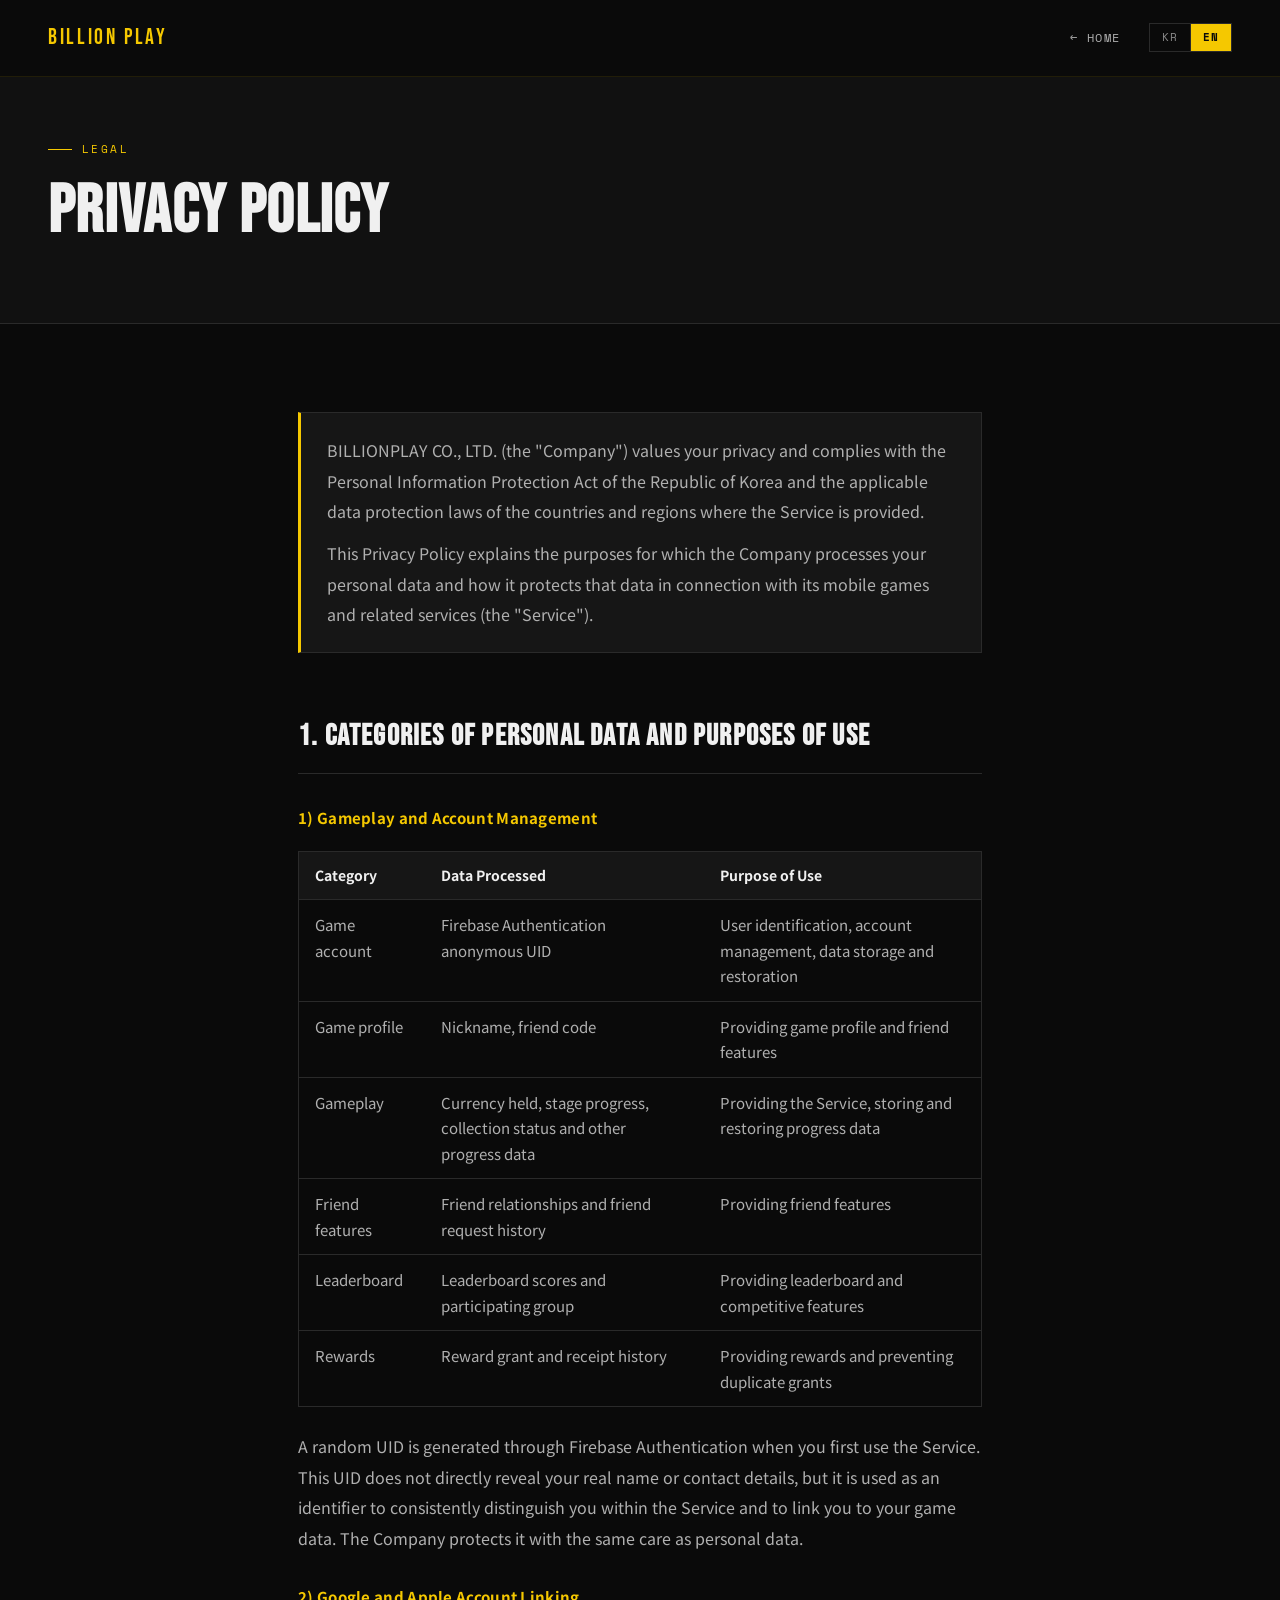
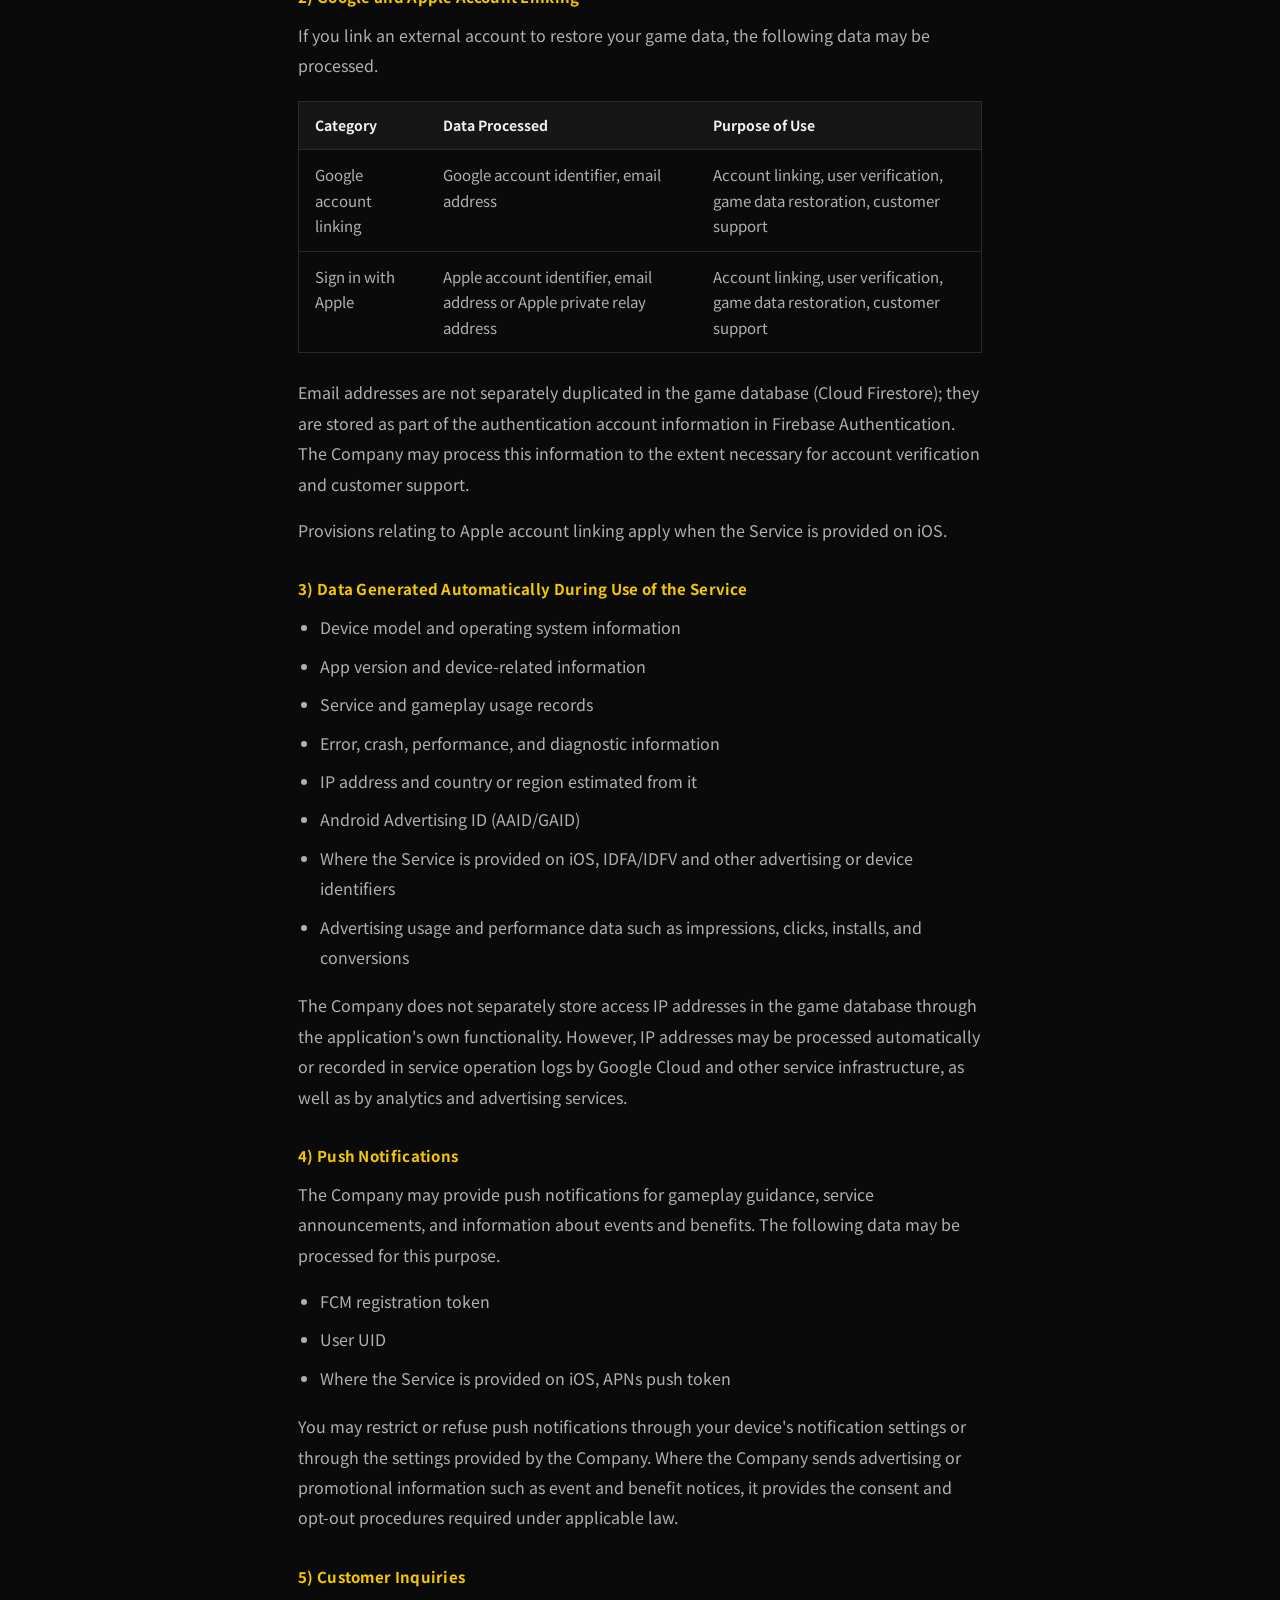
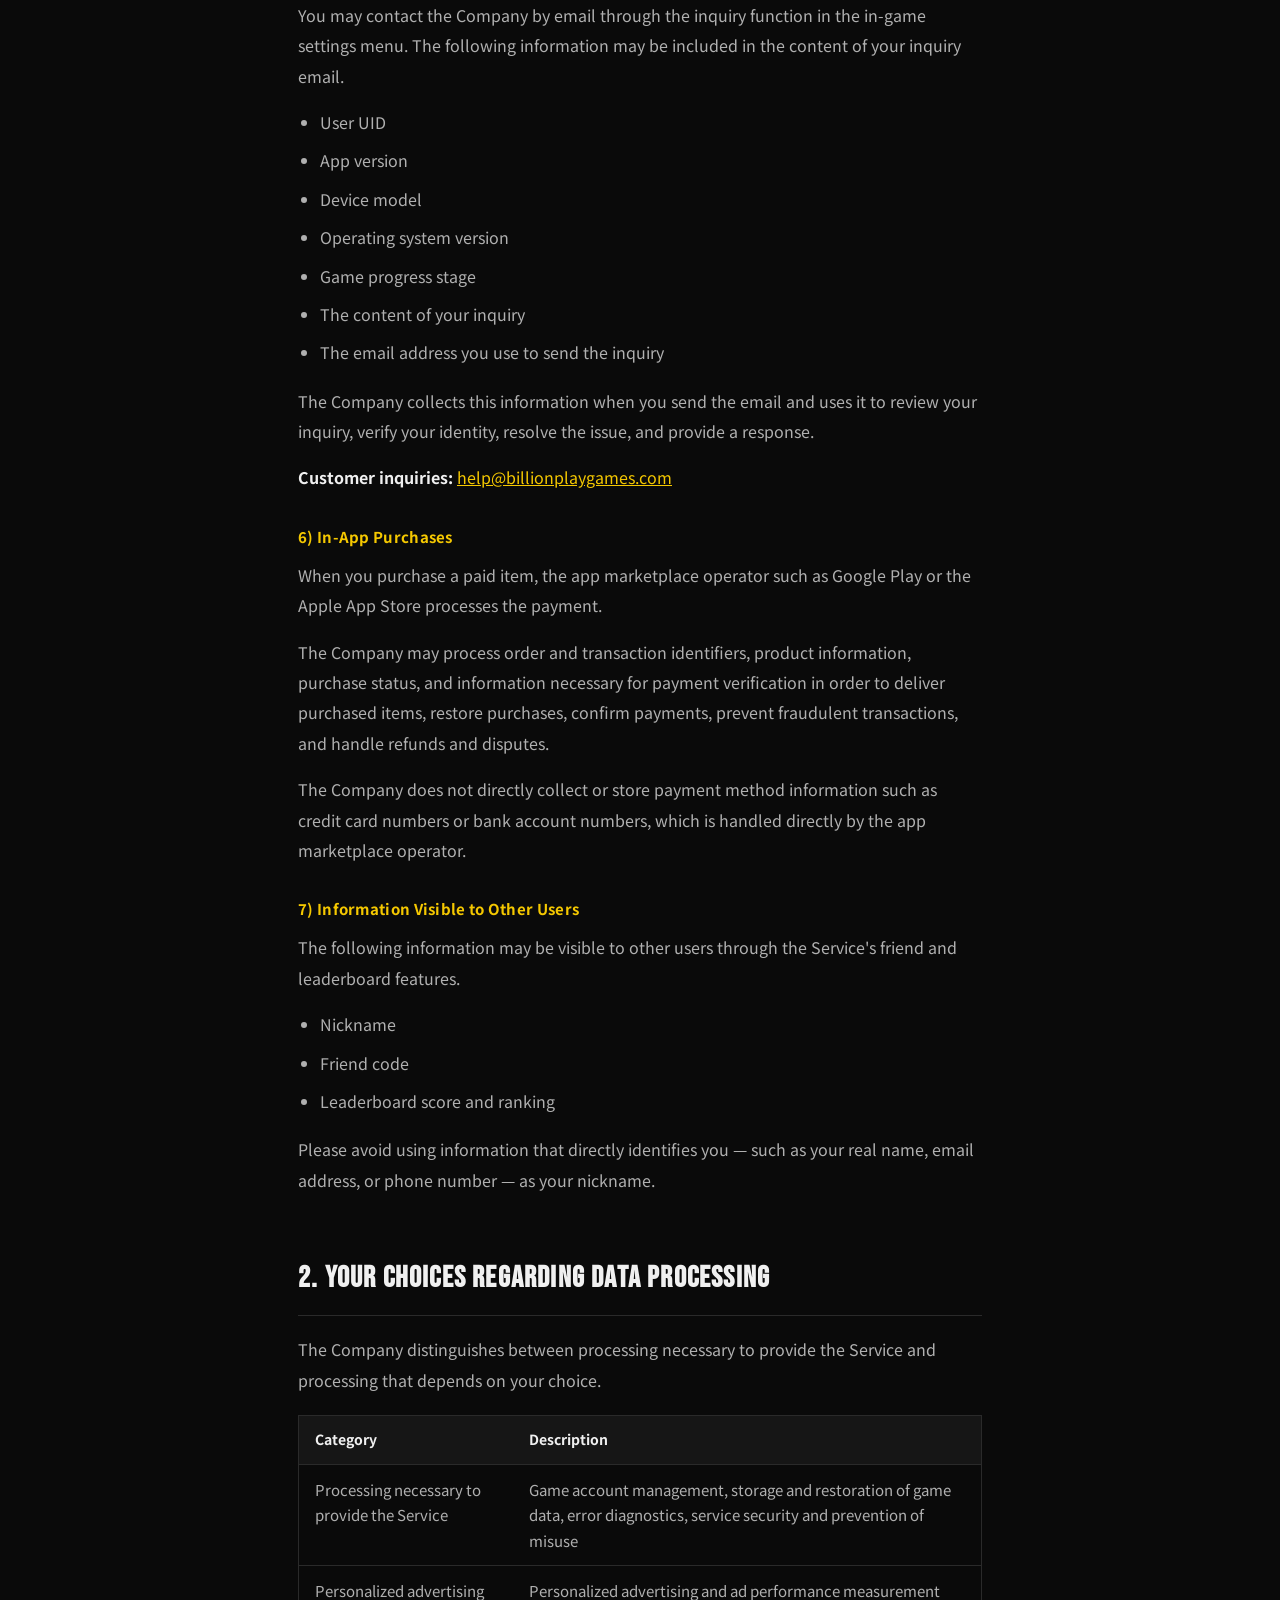
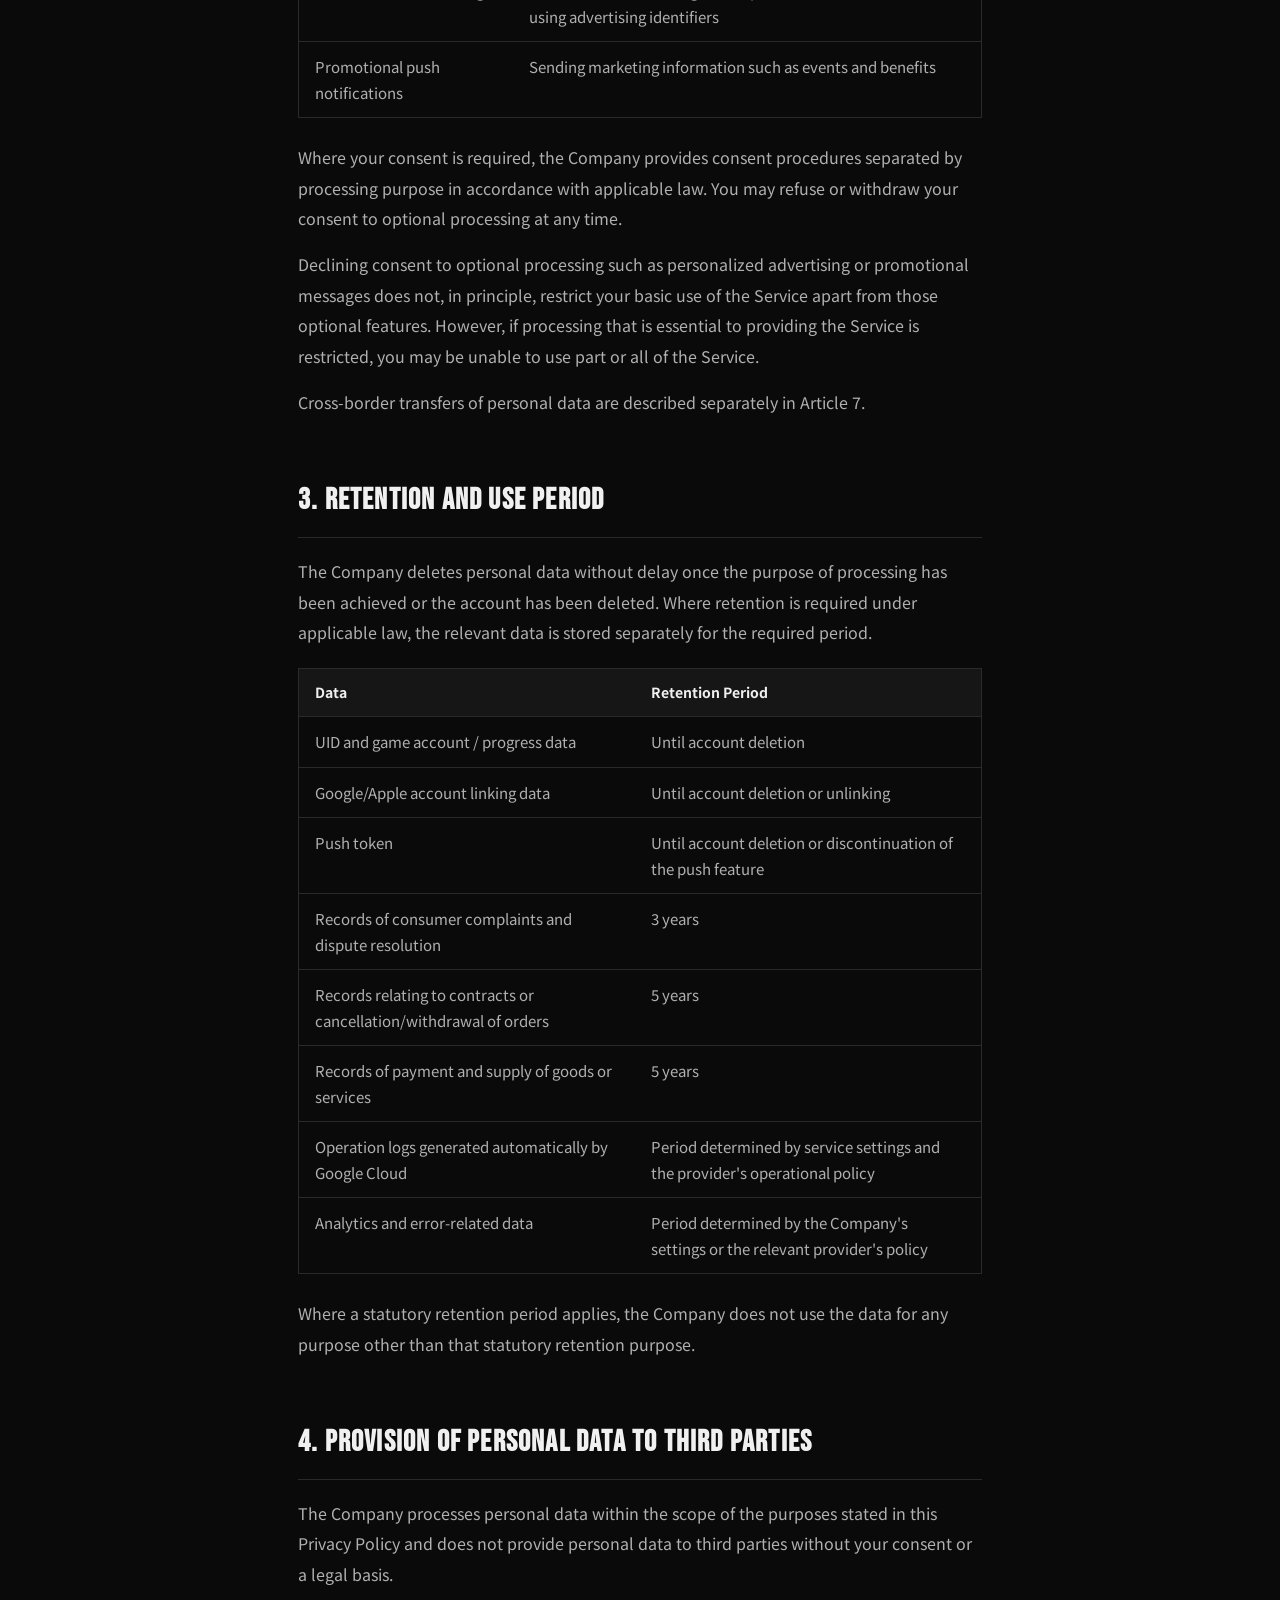
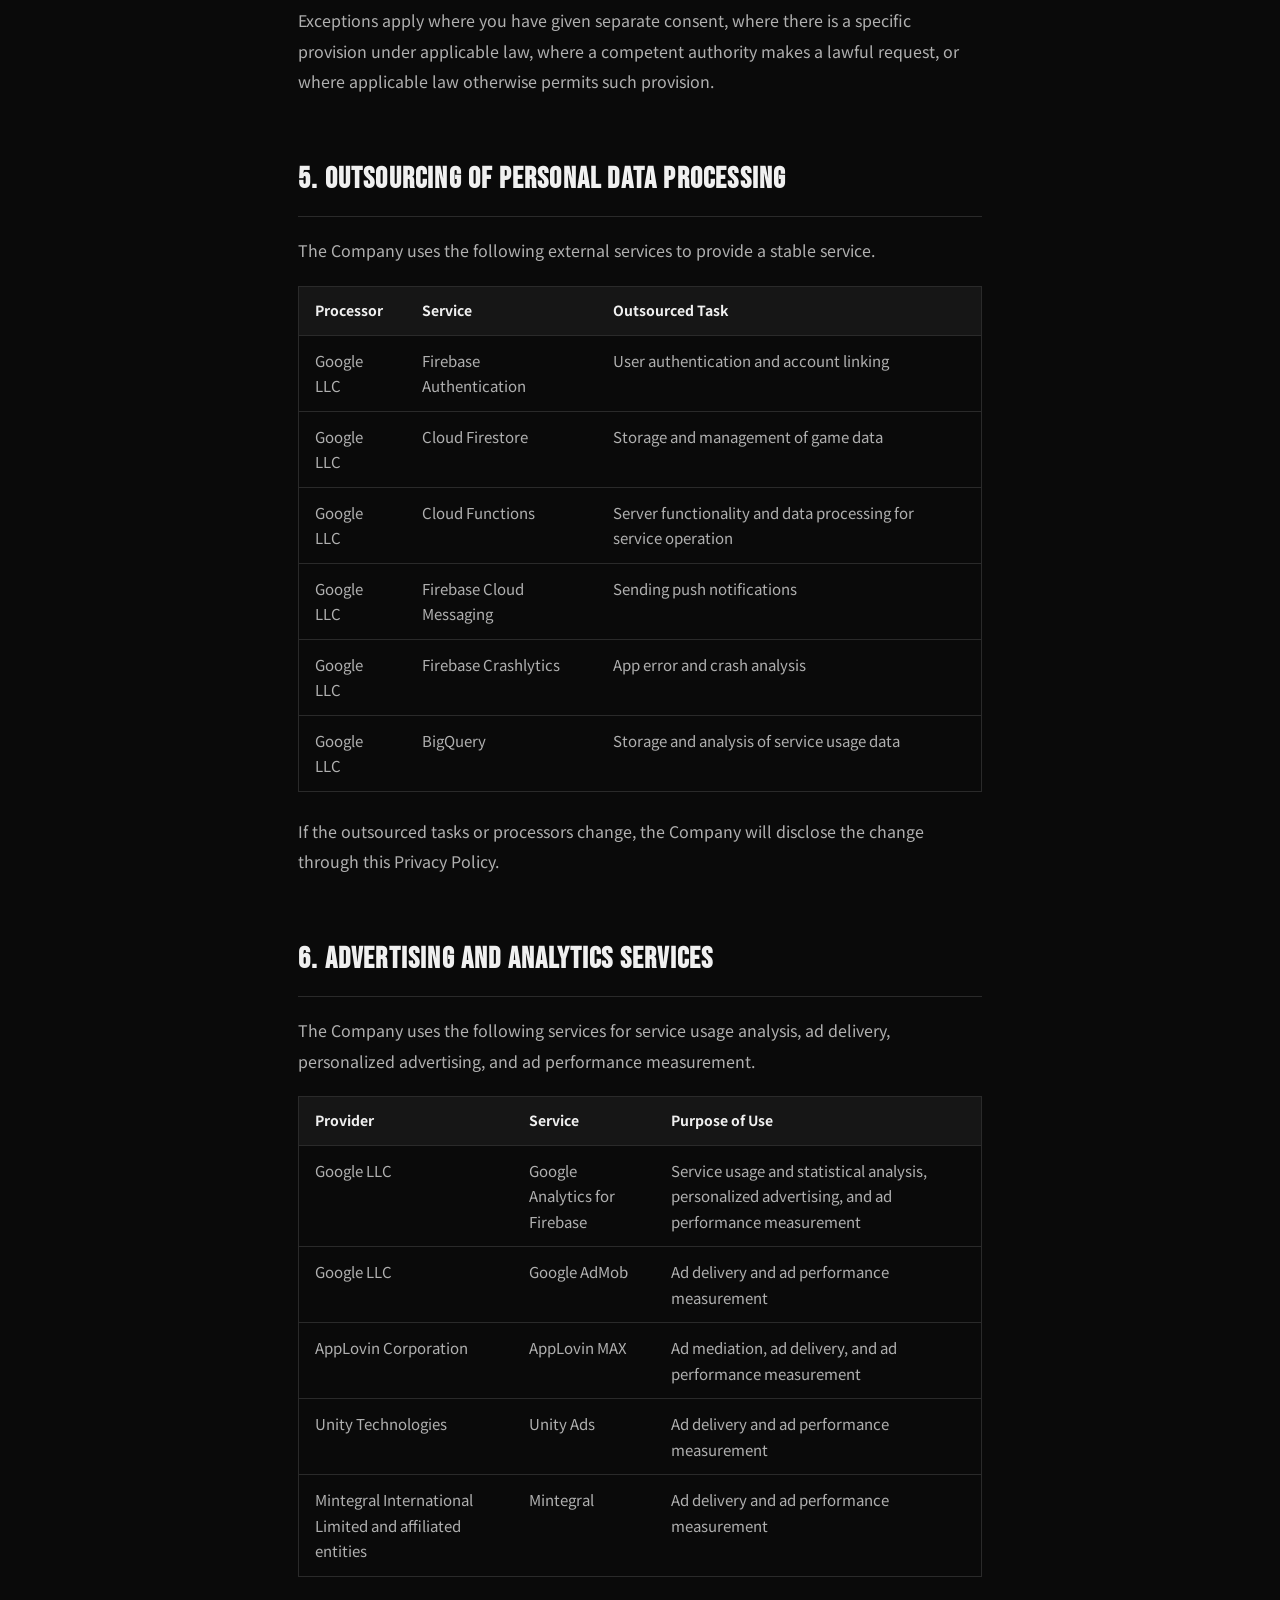
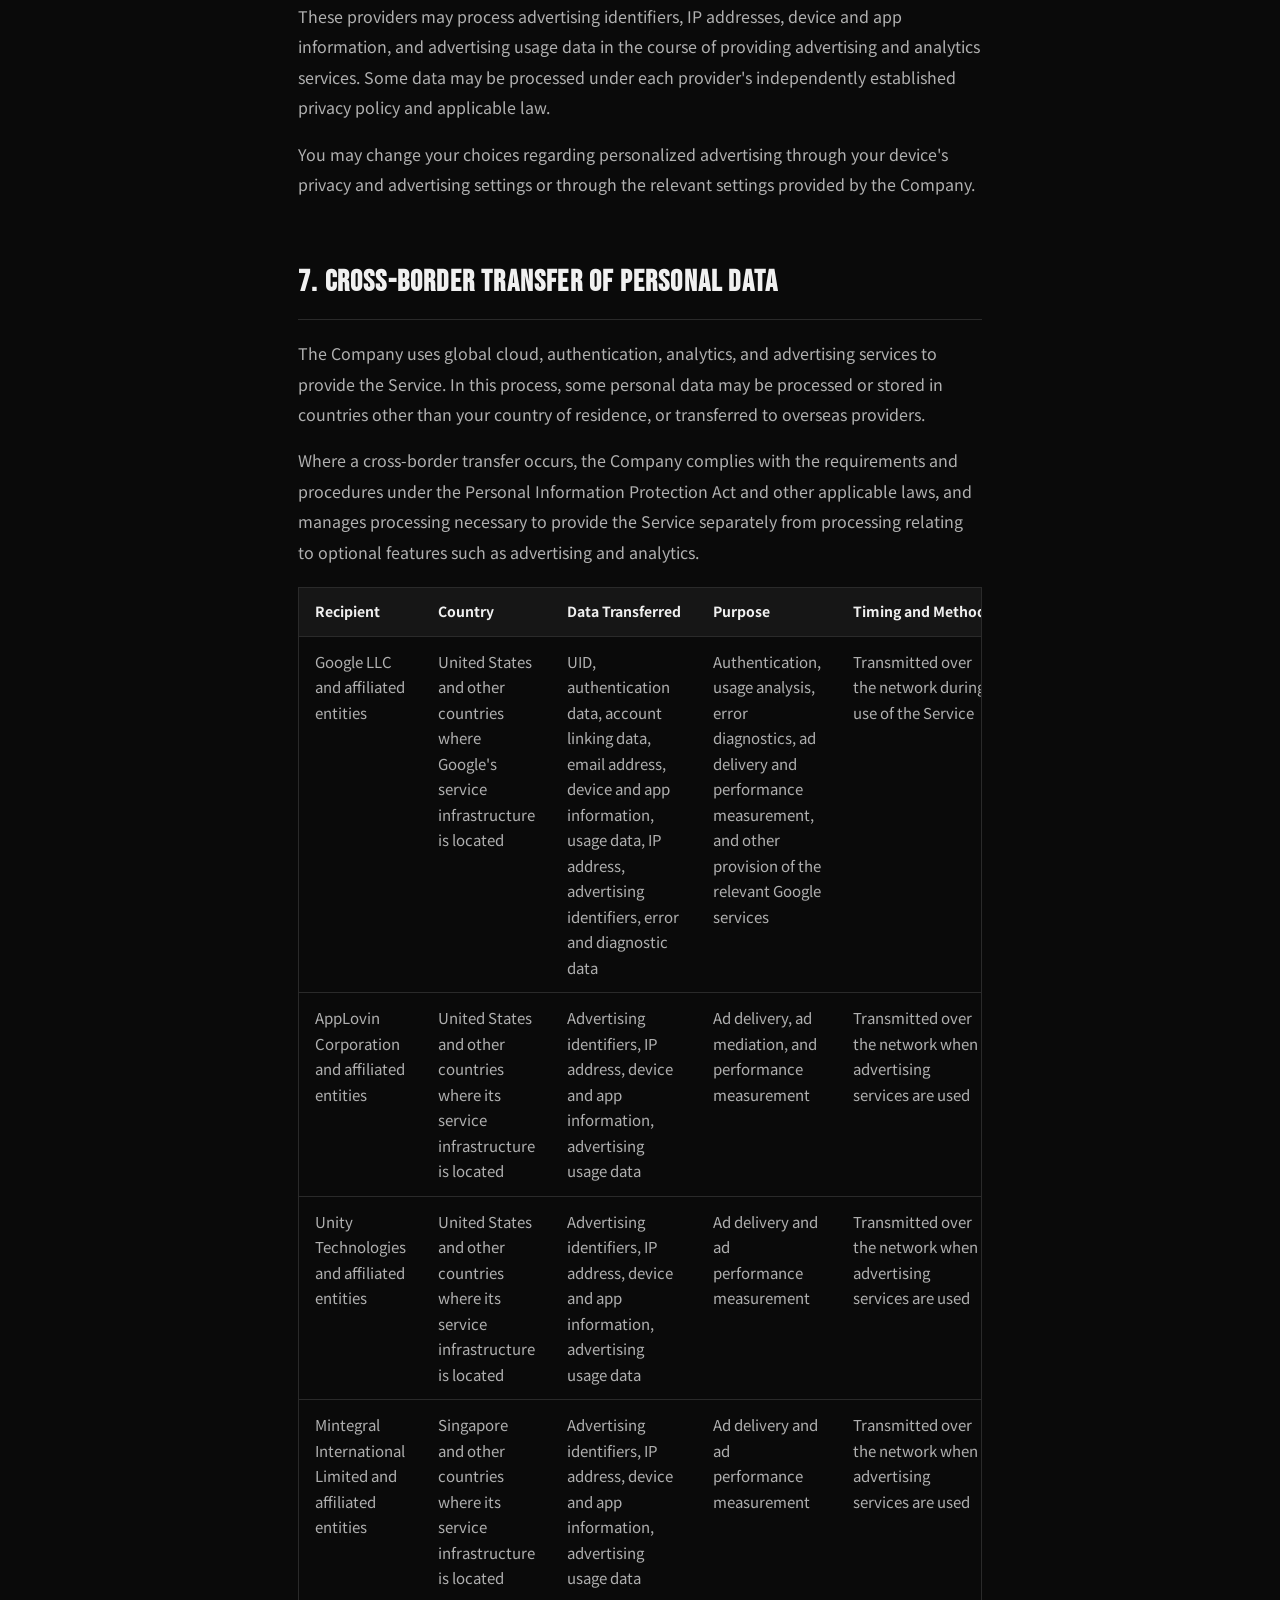
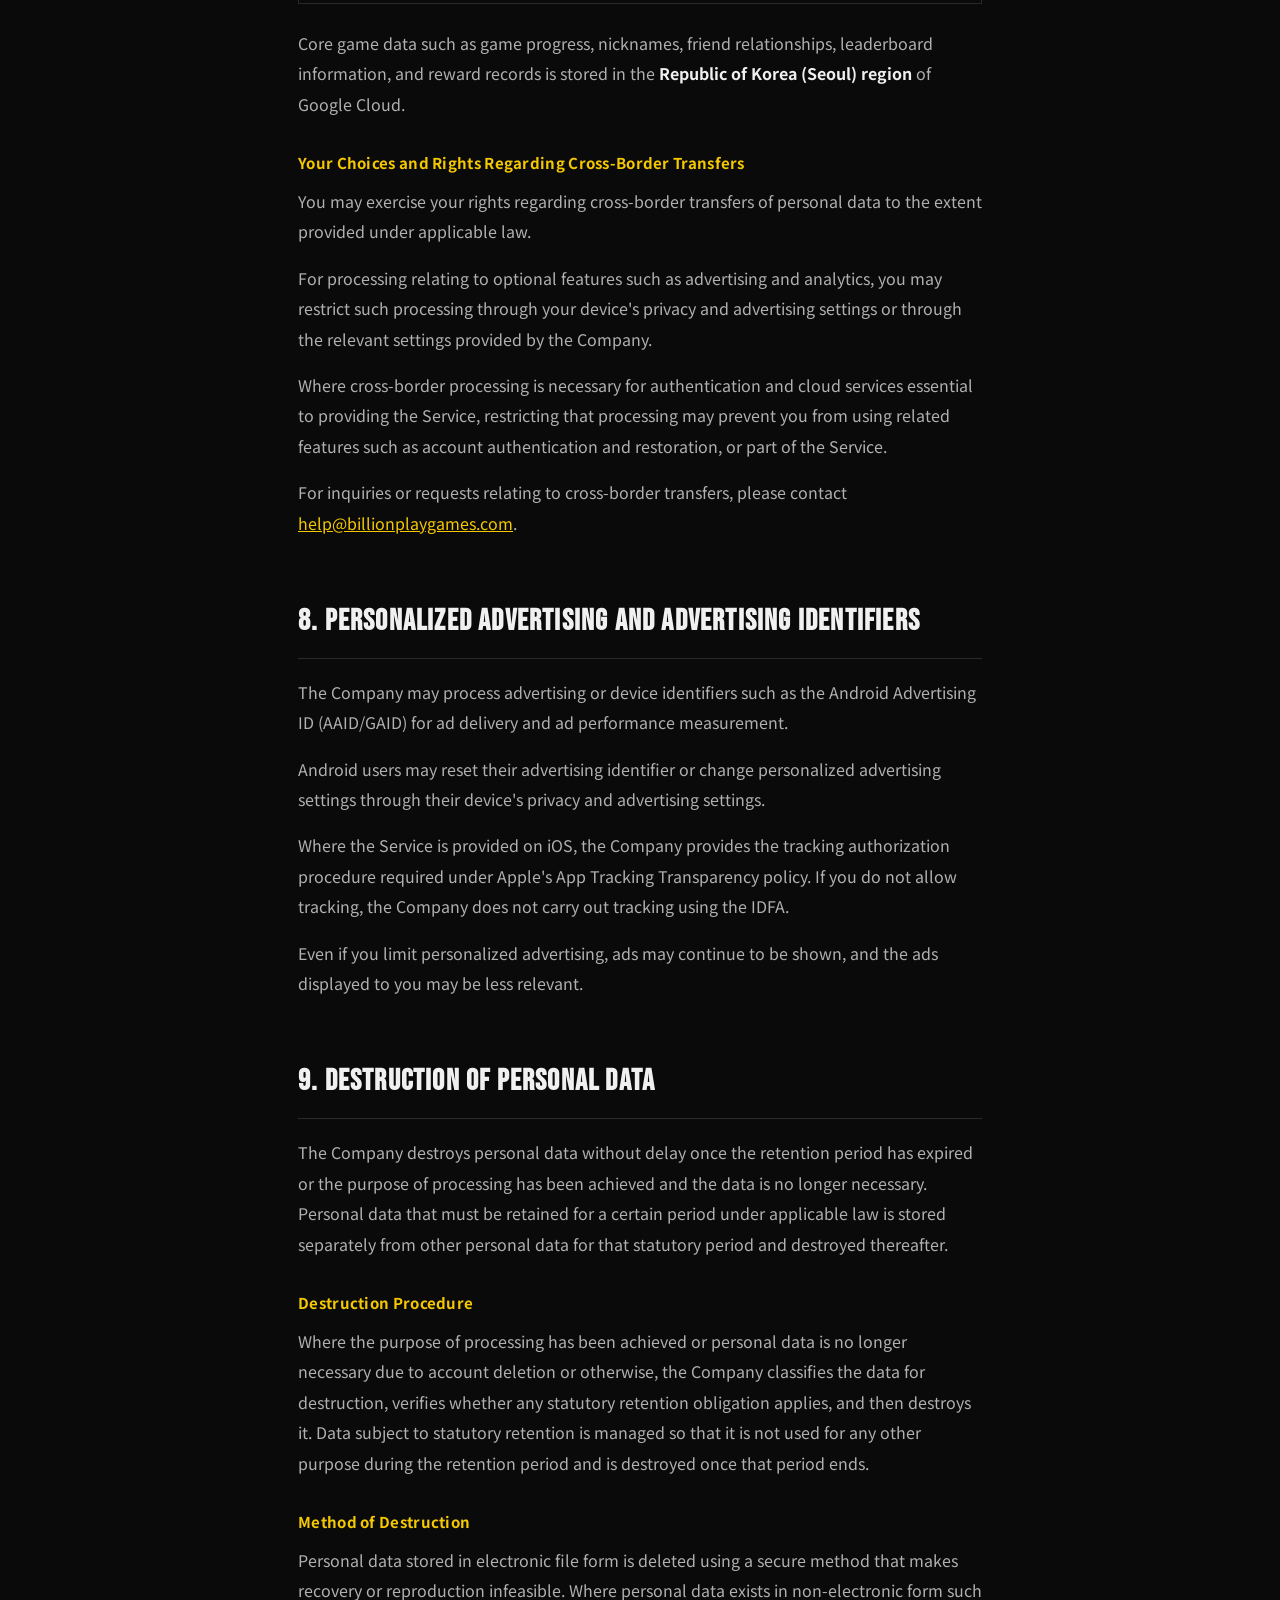
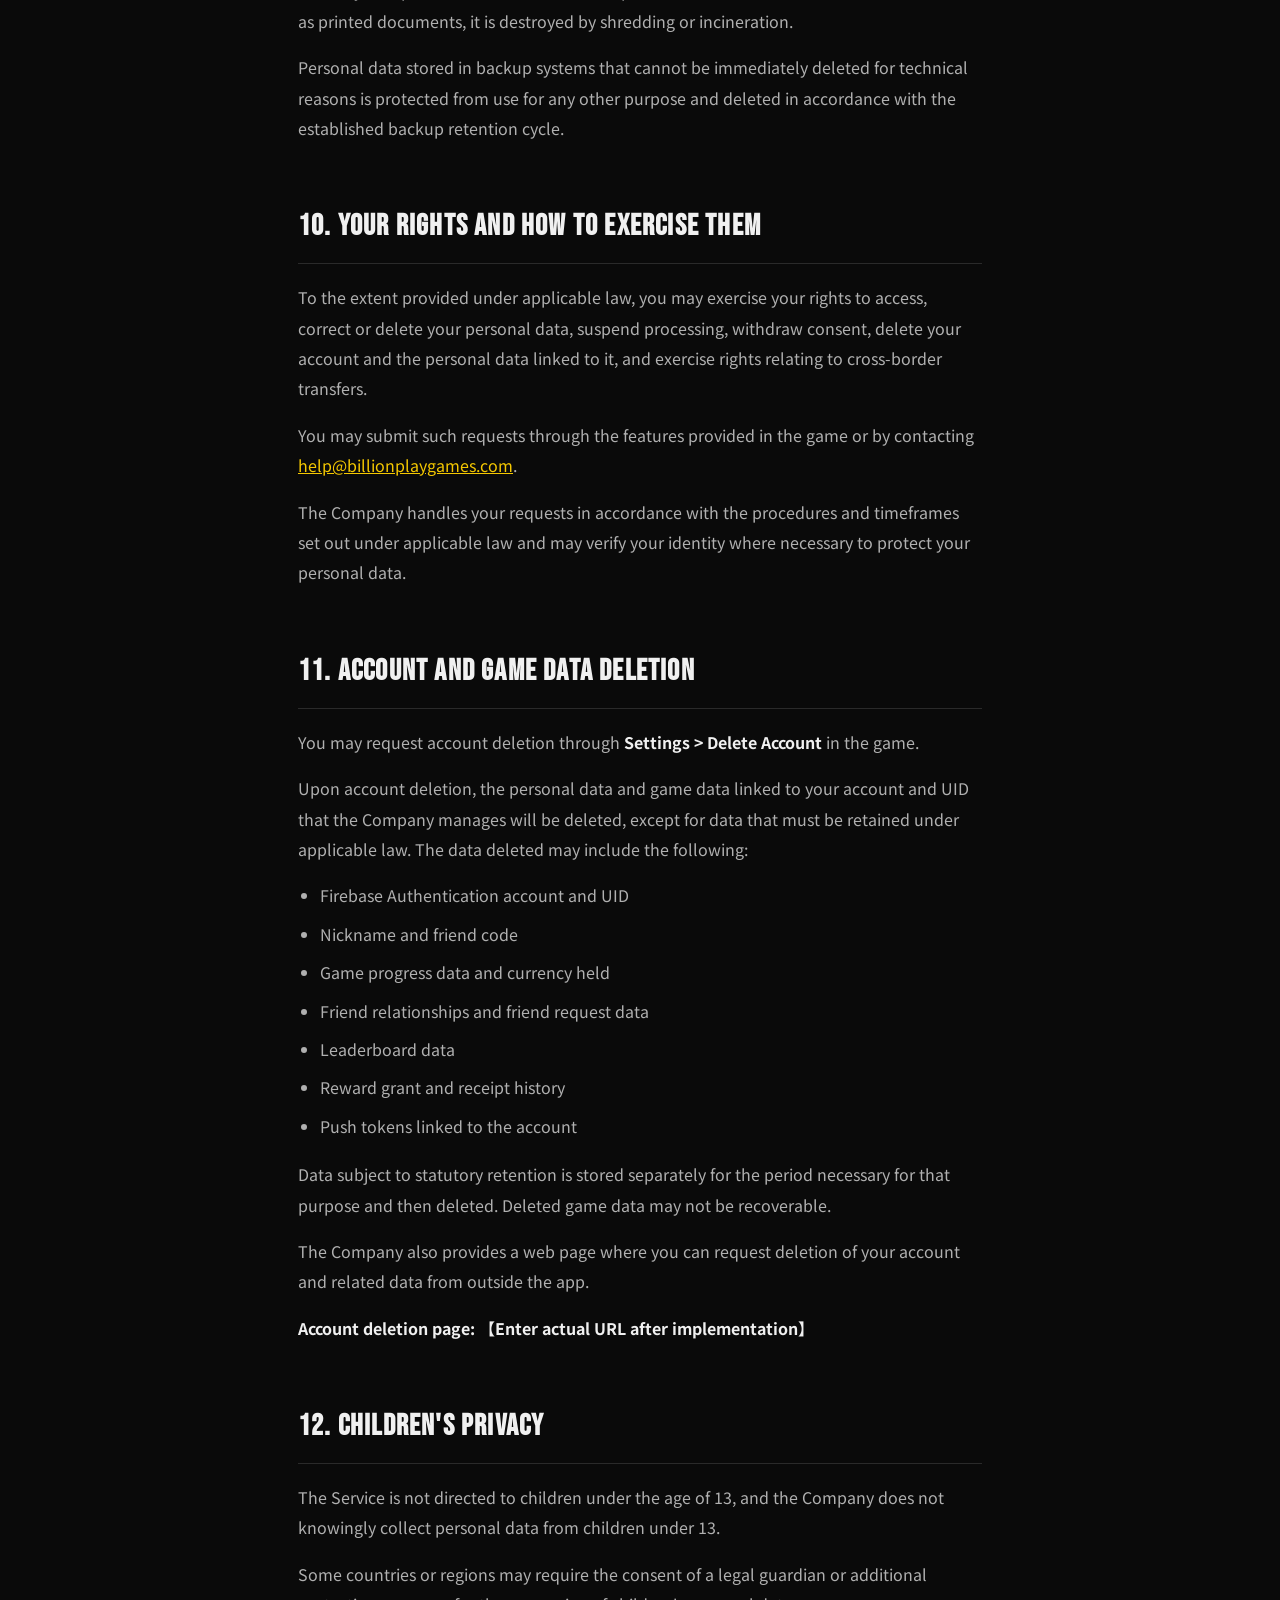
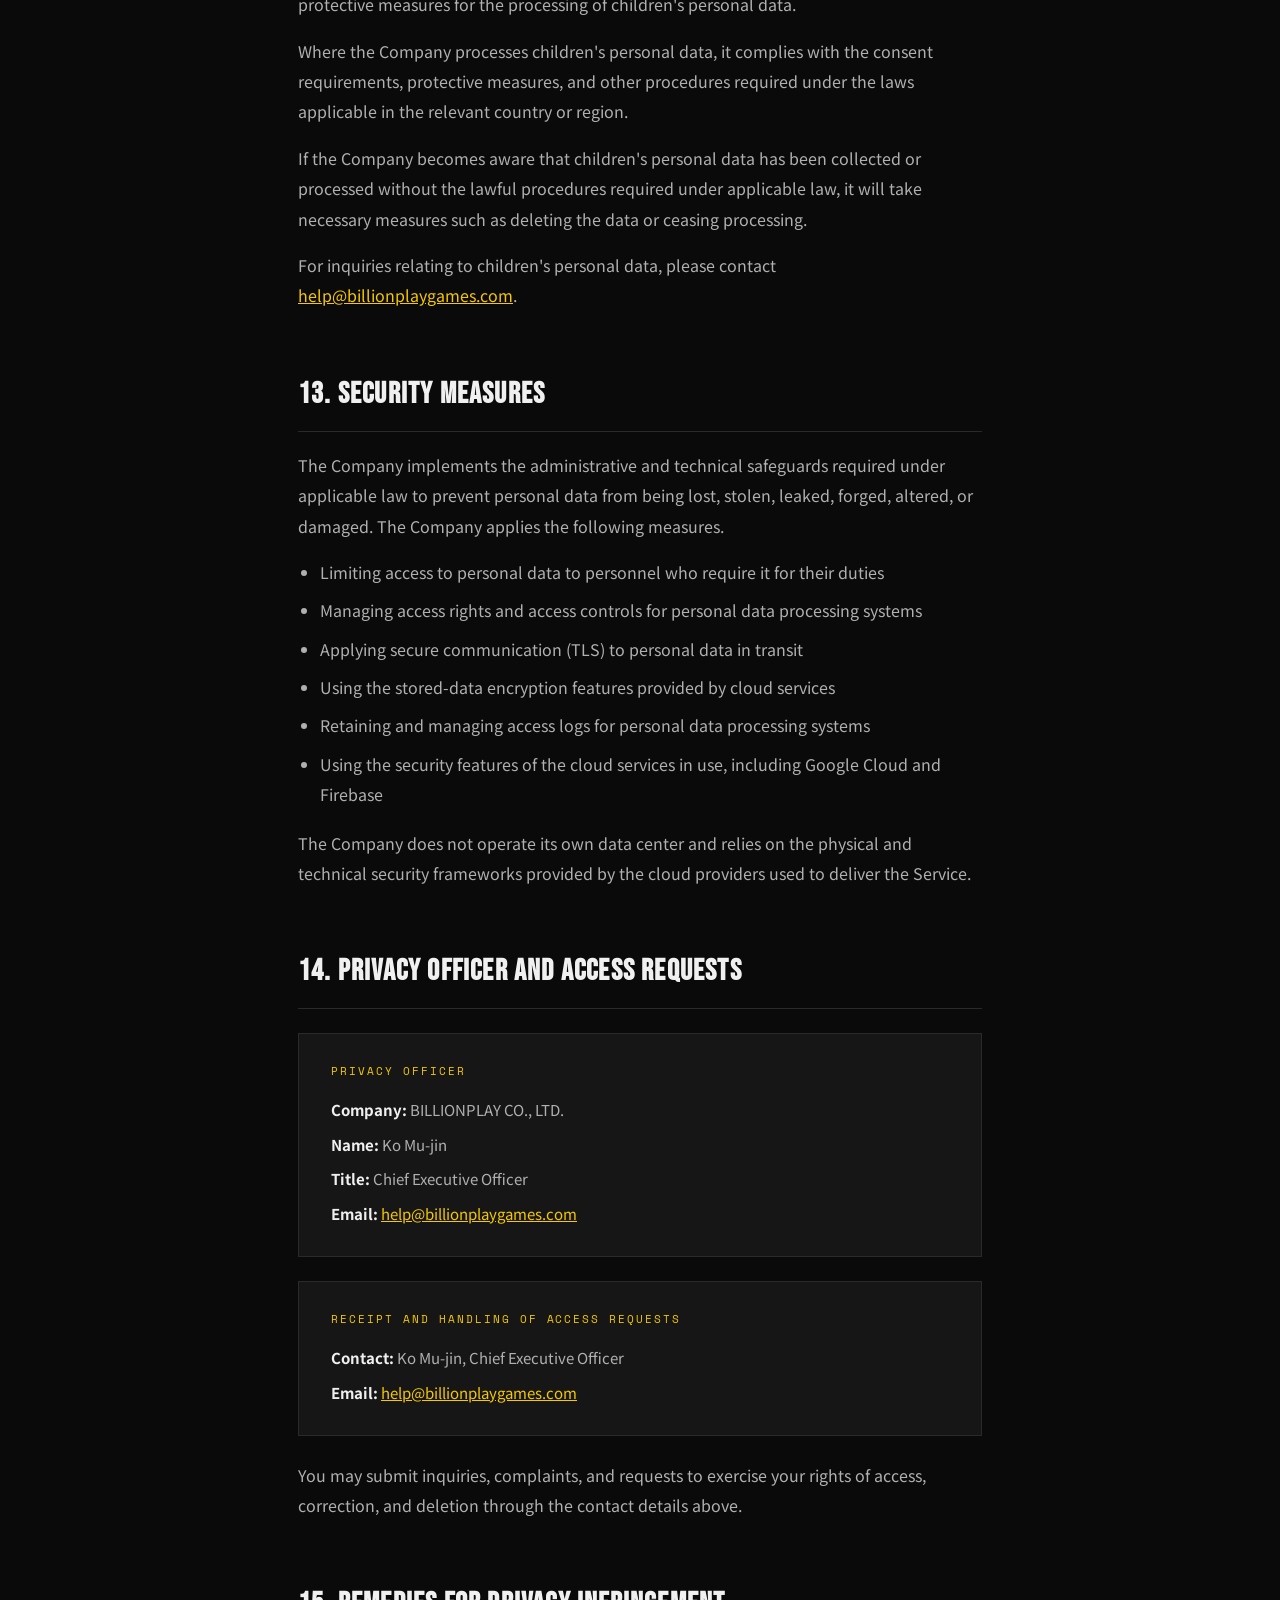
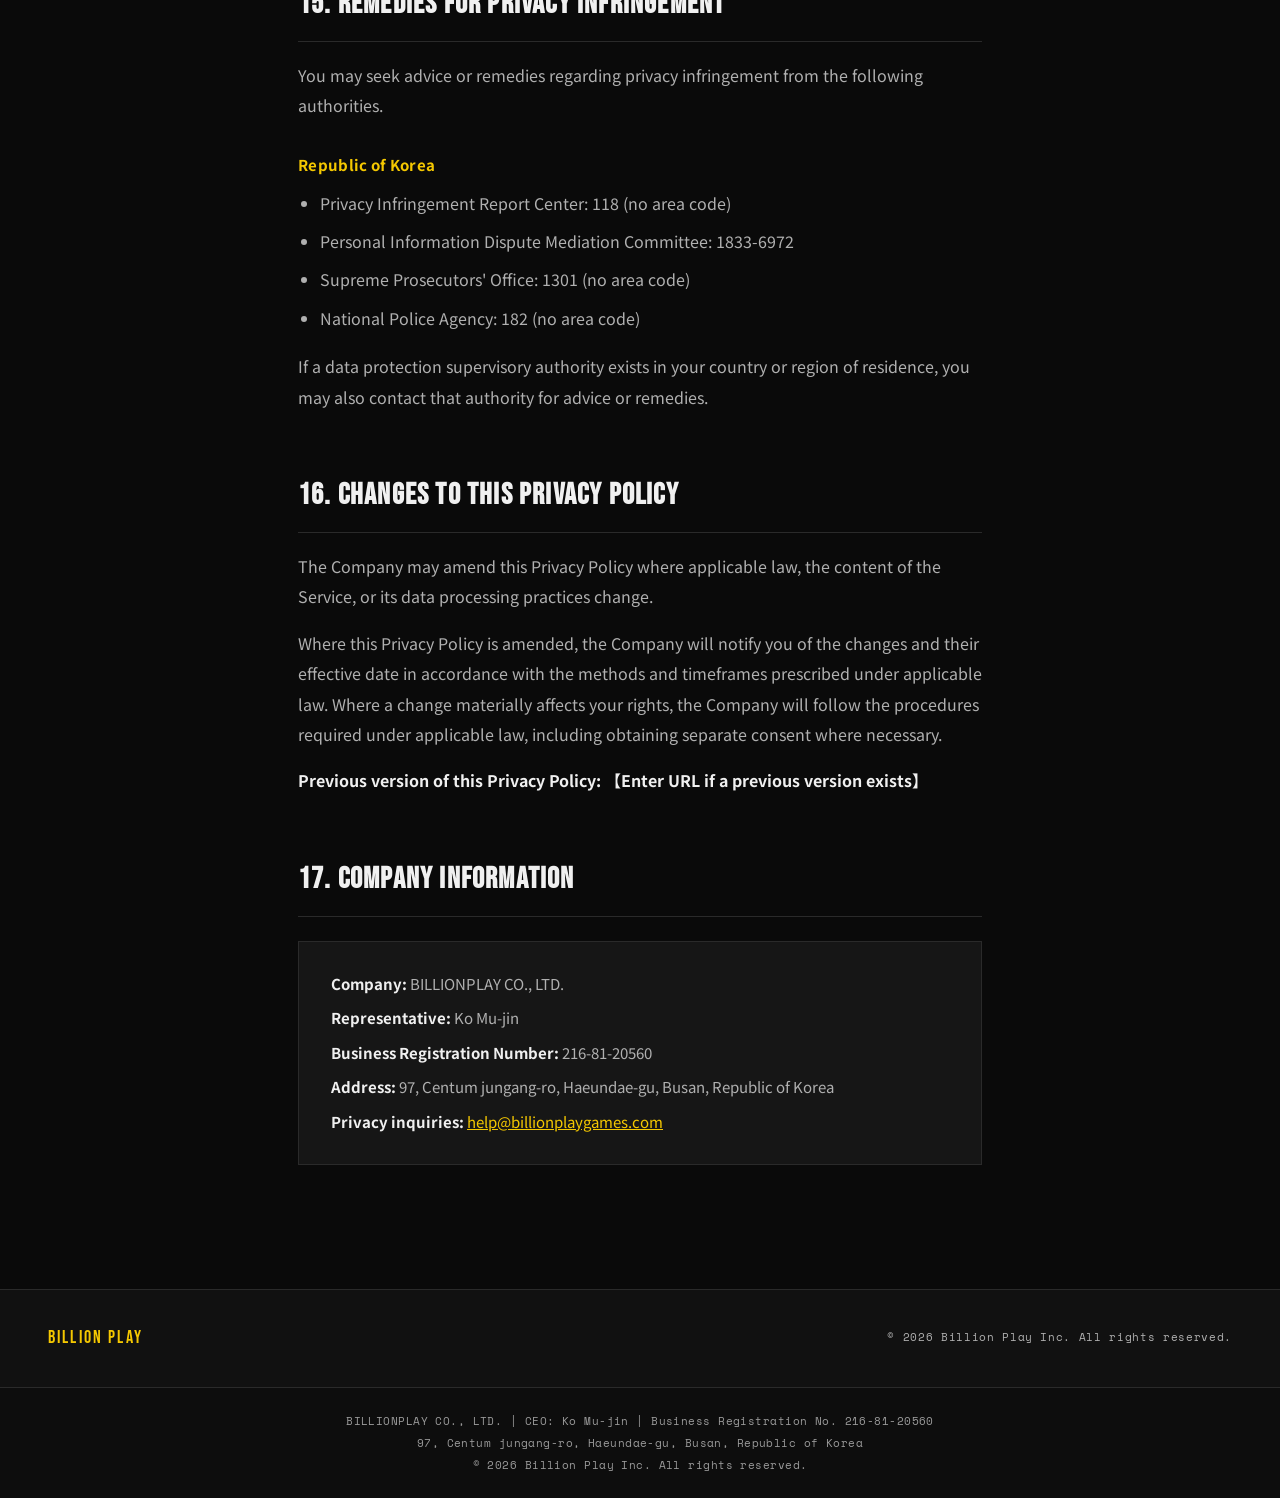
<file: en/privacy.html>
<!DOCTYPE html>
<html lang="en">
<head>
  <meta charset="UTF-8" />
  <meta name="viewport" content="width=device-width, initial-scale=1.0" />
  <meta name="robots" content="noindex, nofollow" />
  <meta http-equiv="refresh" content="0; url=../privacy.html?lang=en" />
  <title>Privacy Policy — Billion Play</title>
  <link rel="icon" type="image/png" href="../favicon.png" />
  <style>
    body {
      background: #0a0a0a;
      color: #b0b0b0;
      font-family: -apple-system, BlinkMacSystemFont, 'Segoe UI', sans-serif;
      display: flex;
      align-items: center;
      justify-content: center;
      min-height: 100vh;
      margin: 0;
      text-align: center;
      padding: 24px;
    }
    a { color: #F5C800; }
  </style>
  <script>
    try { localStorage.setItem('bp-lang', 'en'); } catch (e) {}
    location.replace('../privacy.html?lang=en');
  </script>
</head>
<body>
  <p>Redirecting to the Privacy Policy…<br>
  <a href="../privacy.html?lang=en">Continue</a></p>
</body>
</html>
</file>
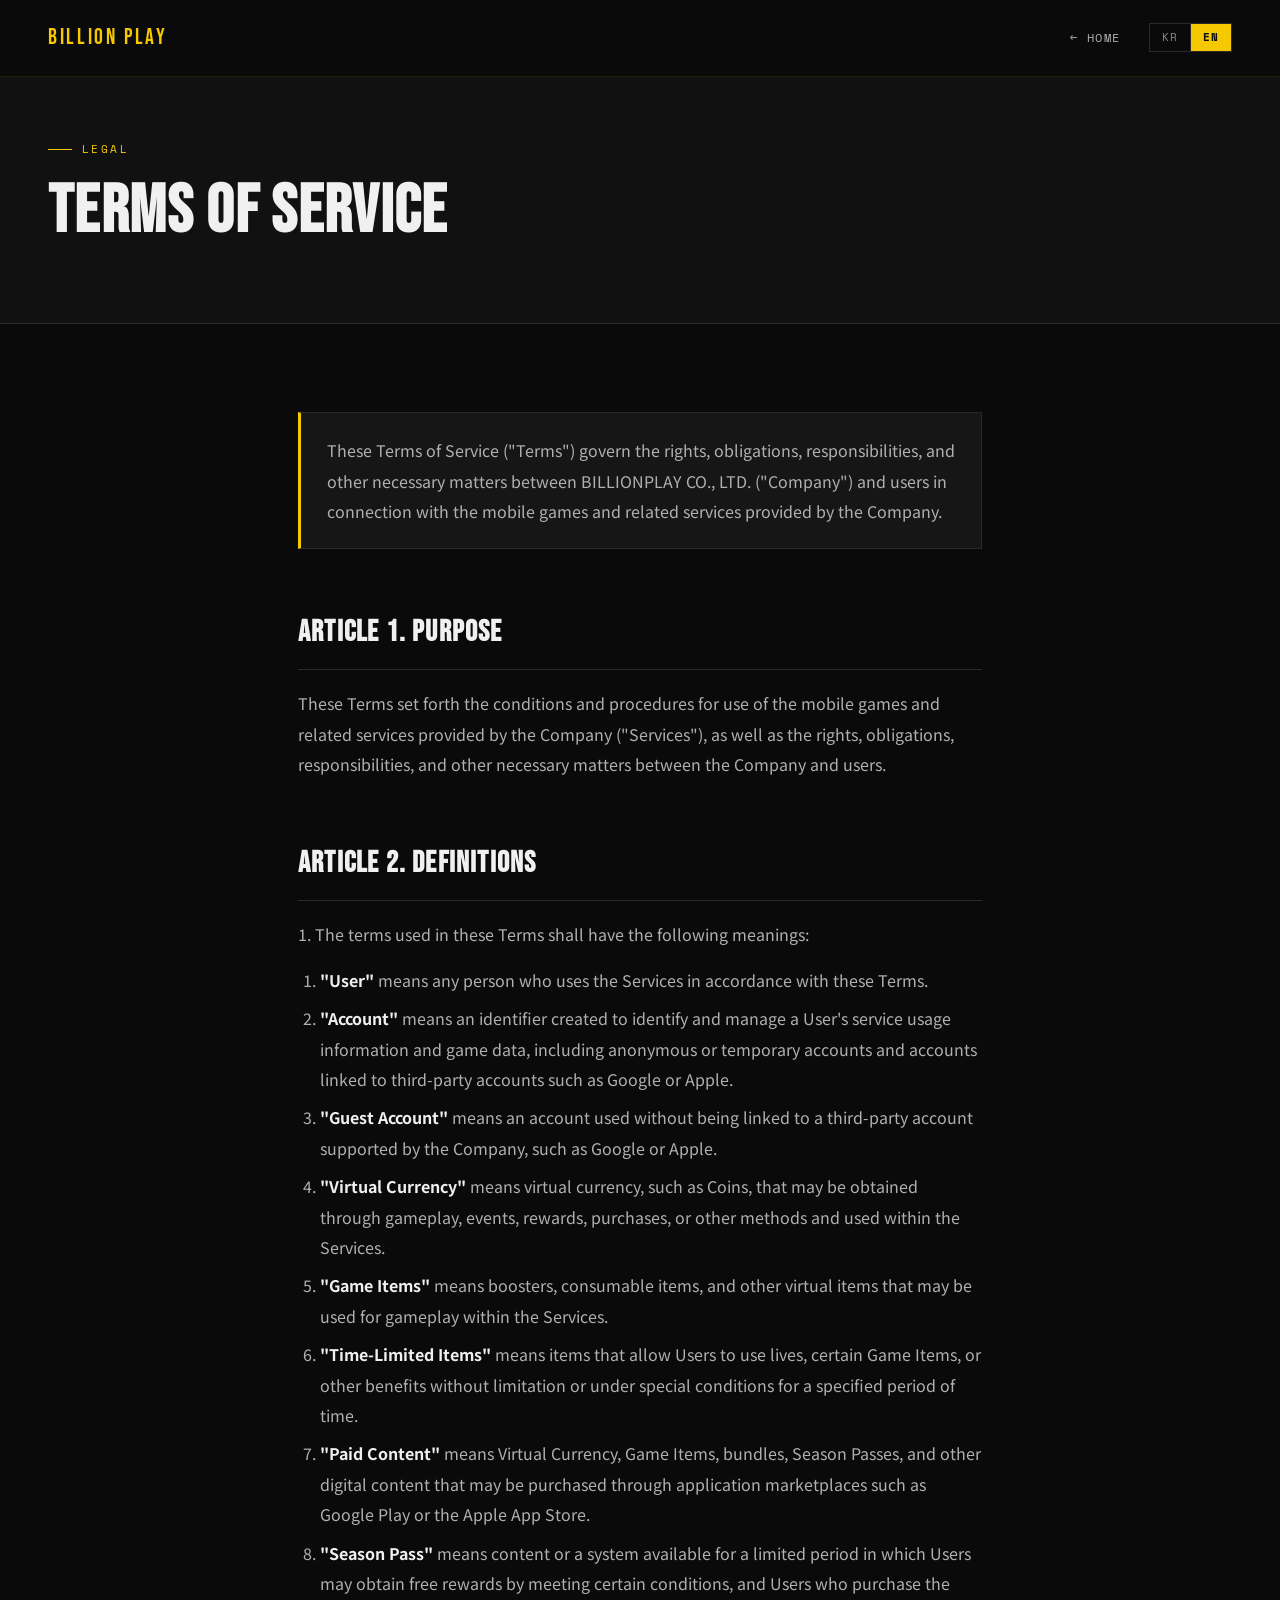
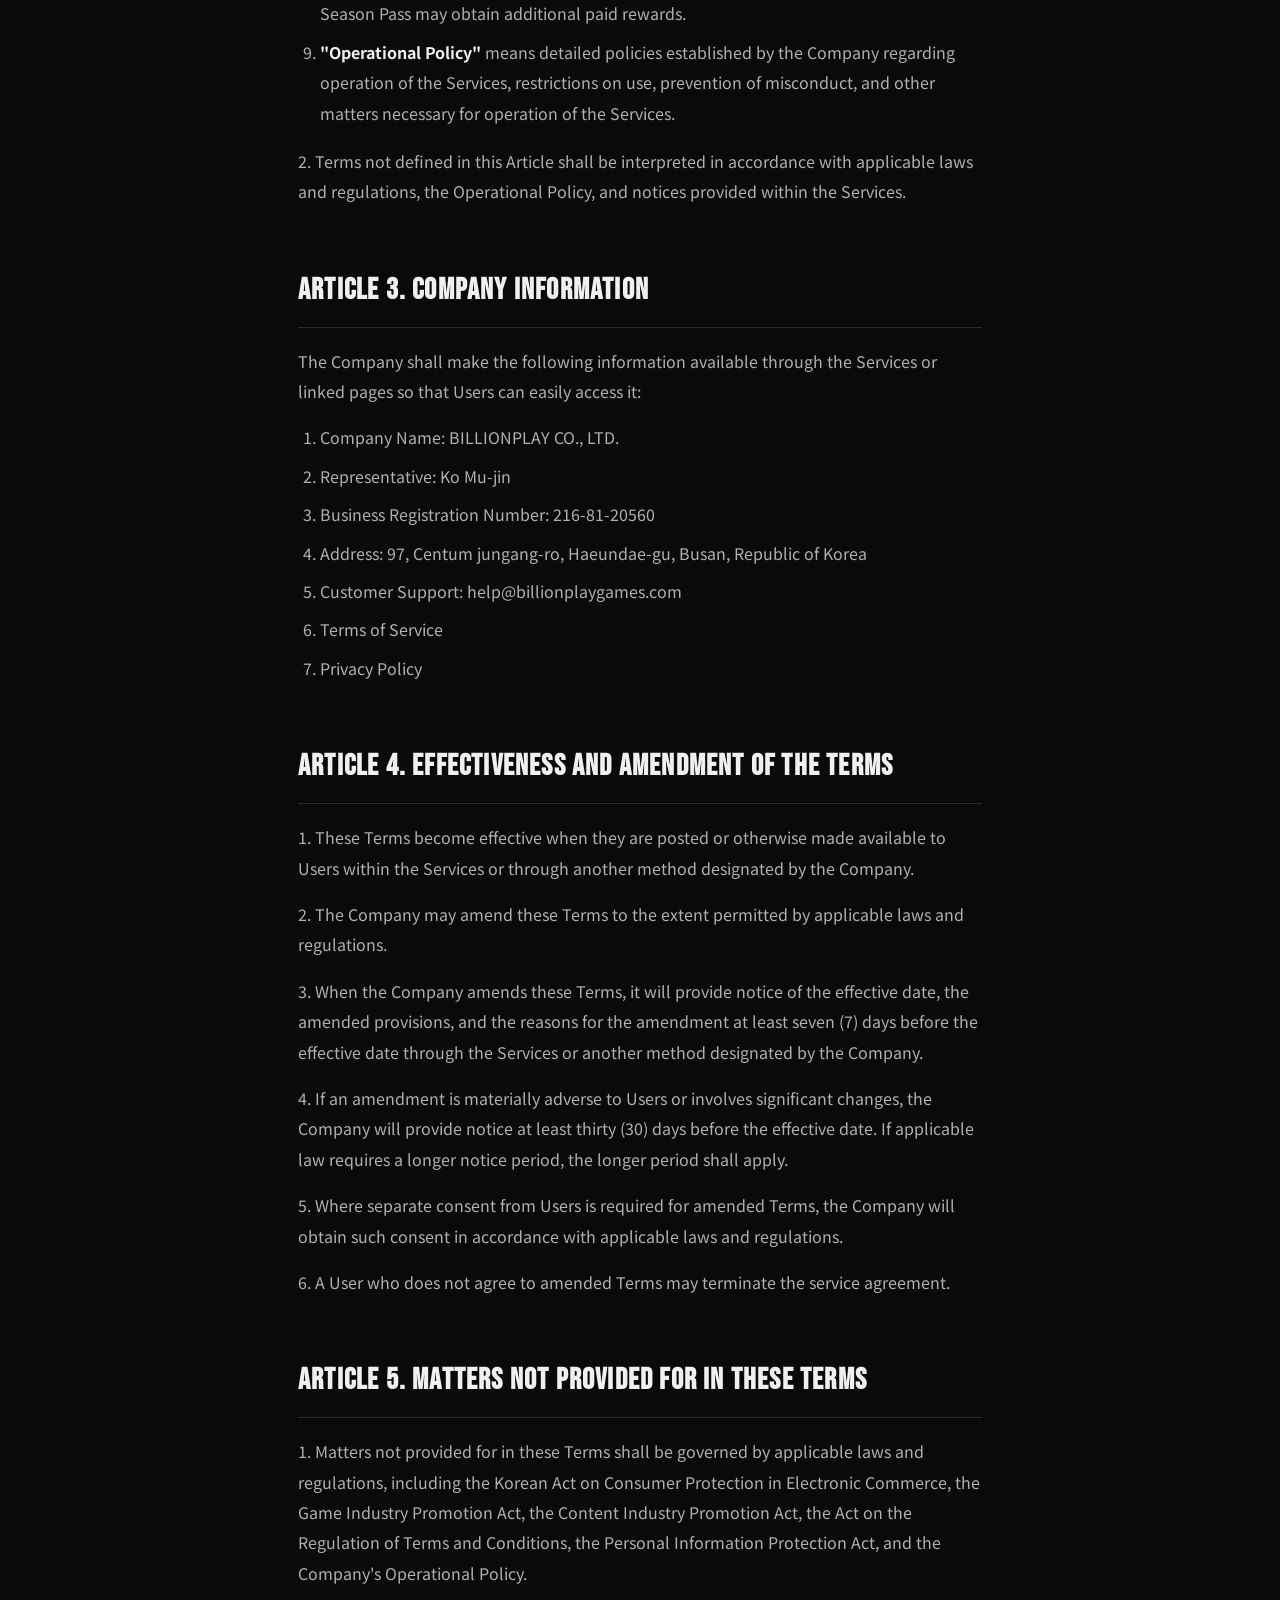
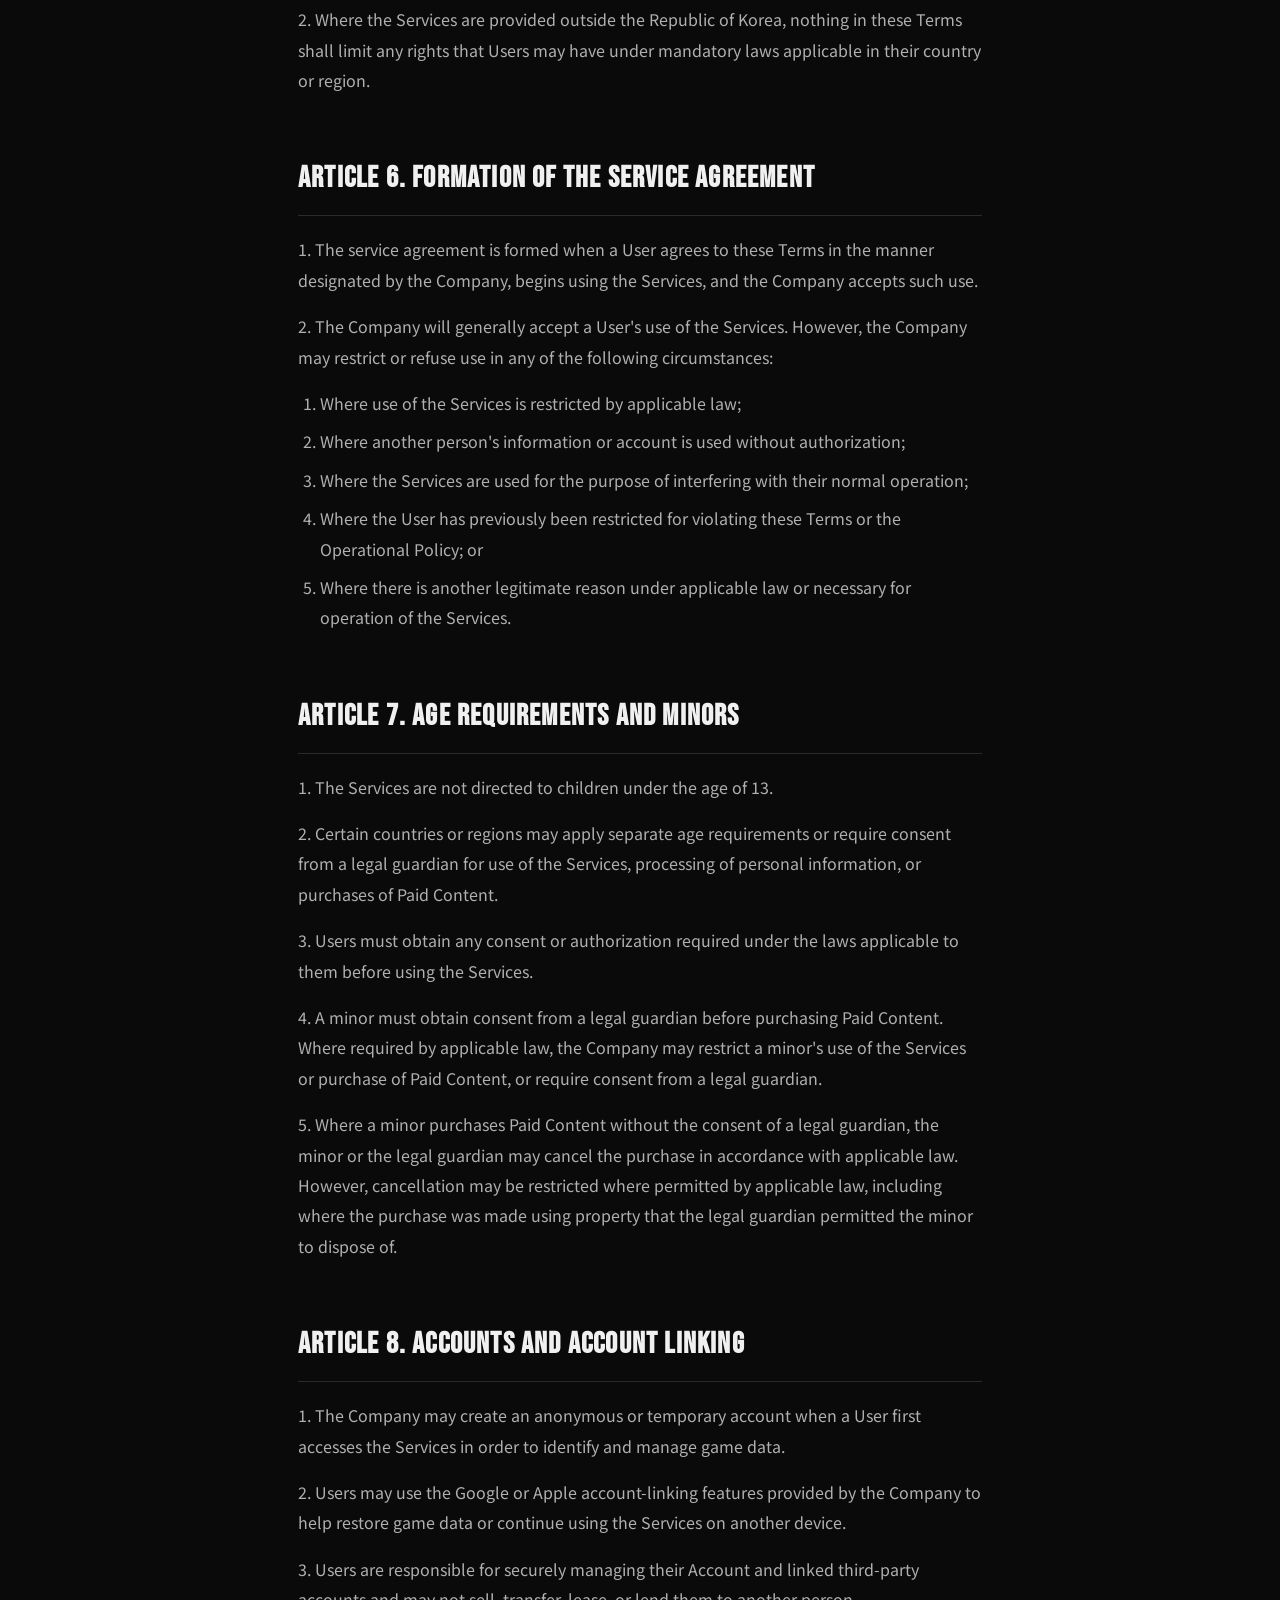
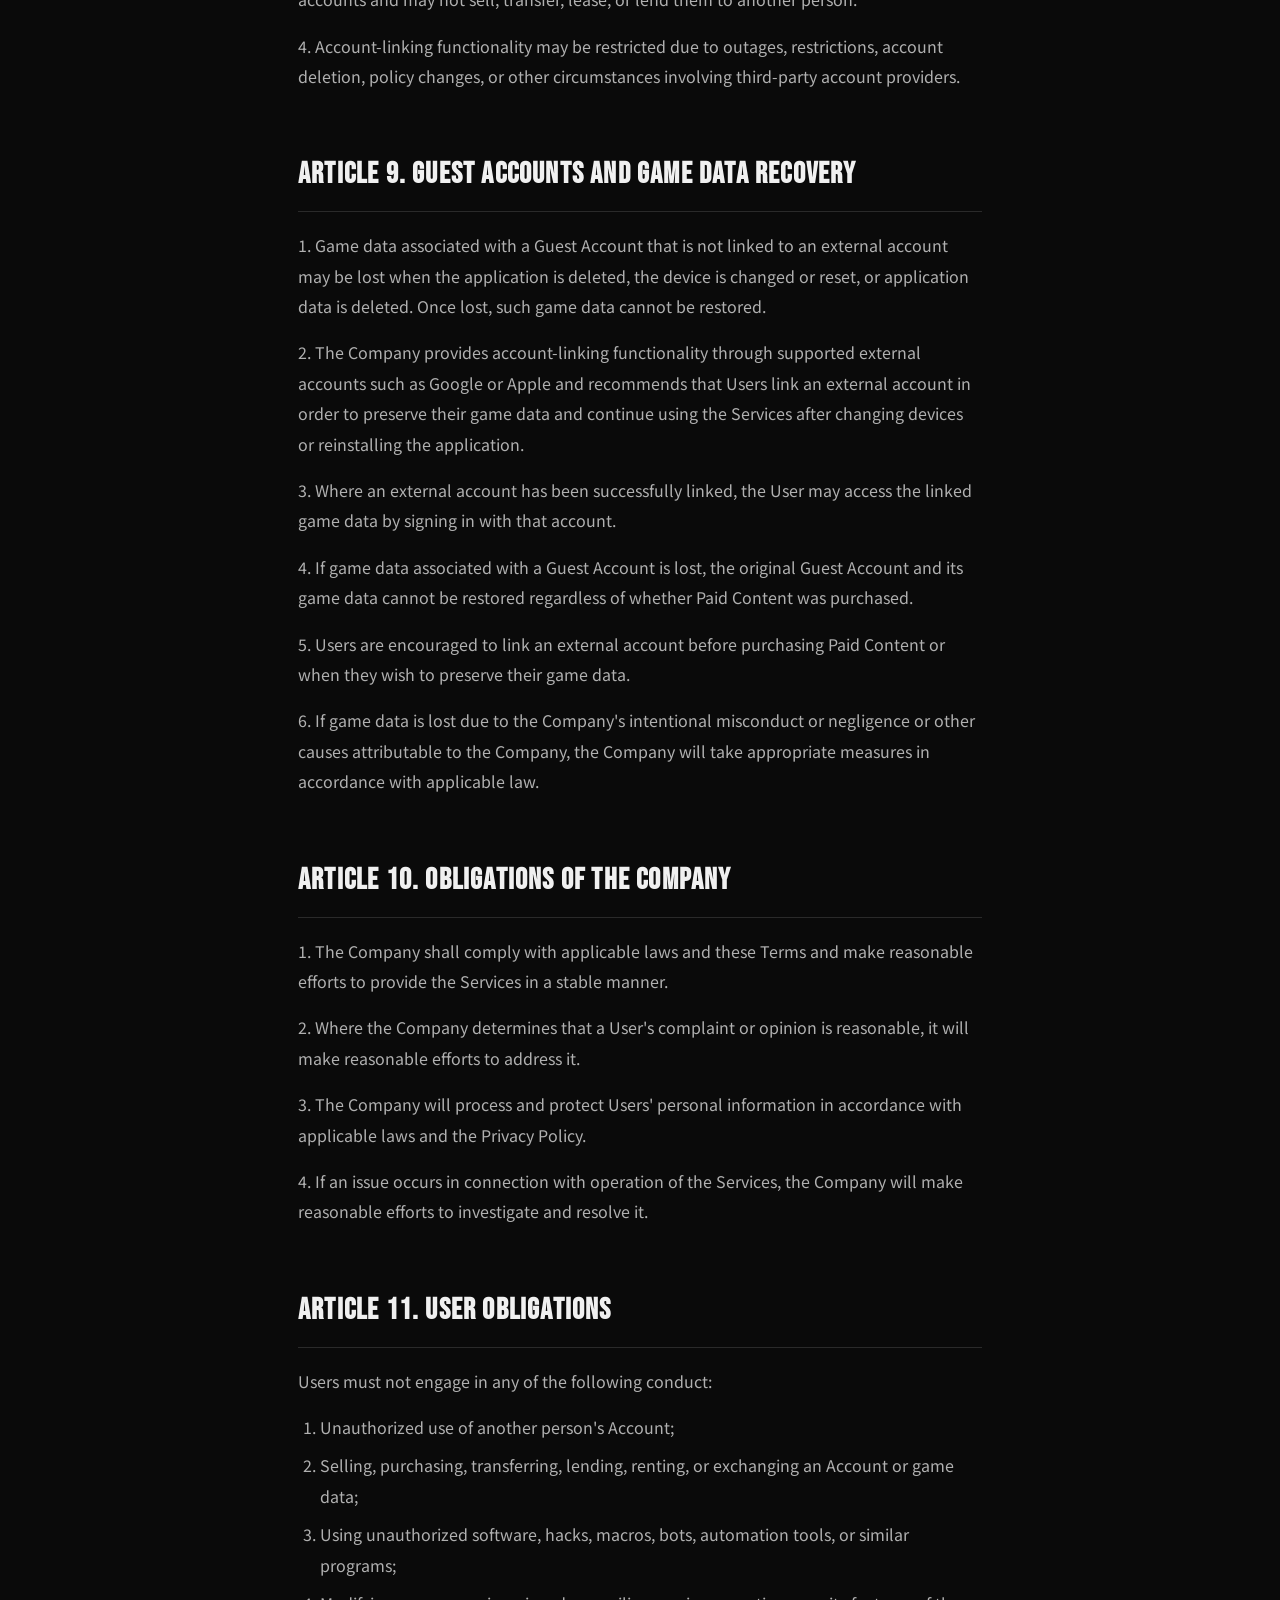
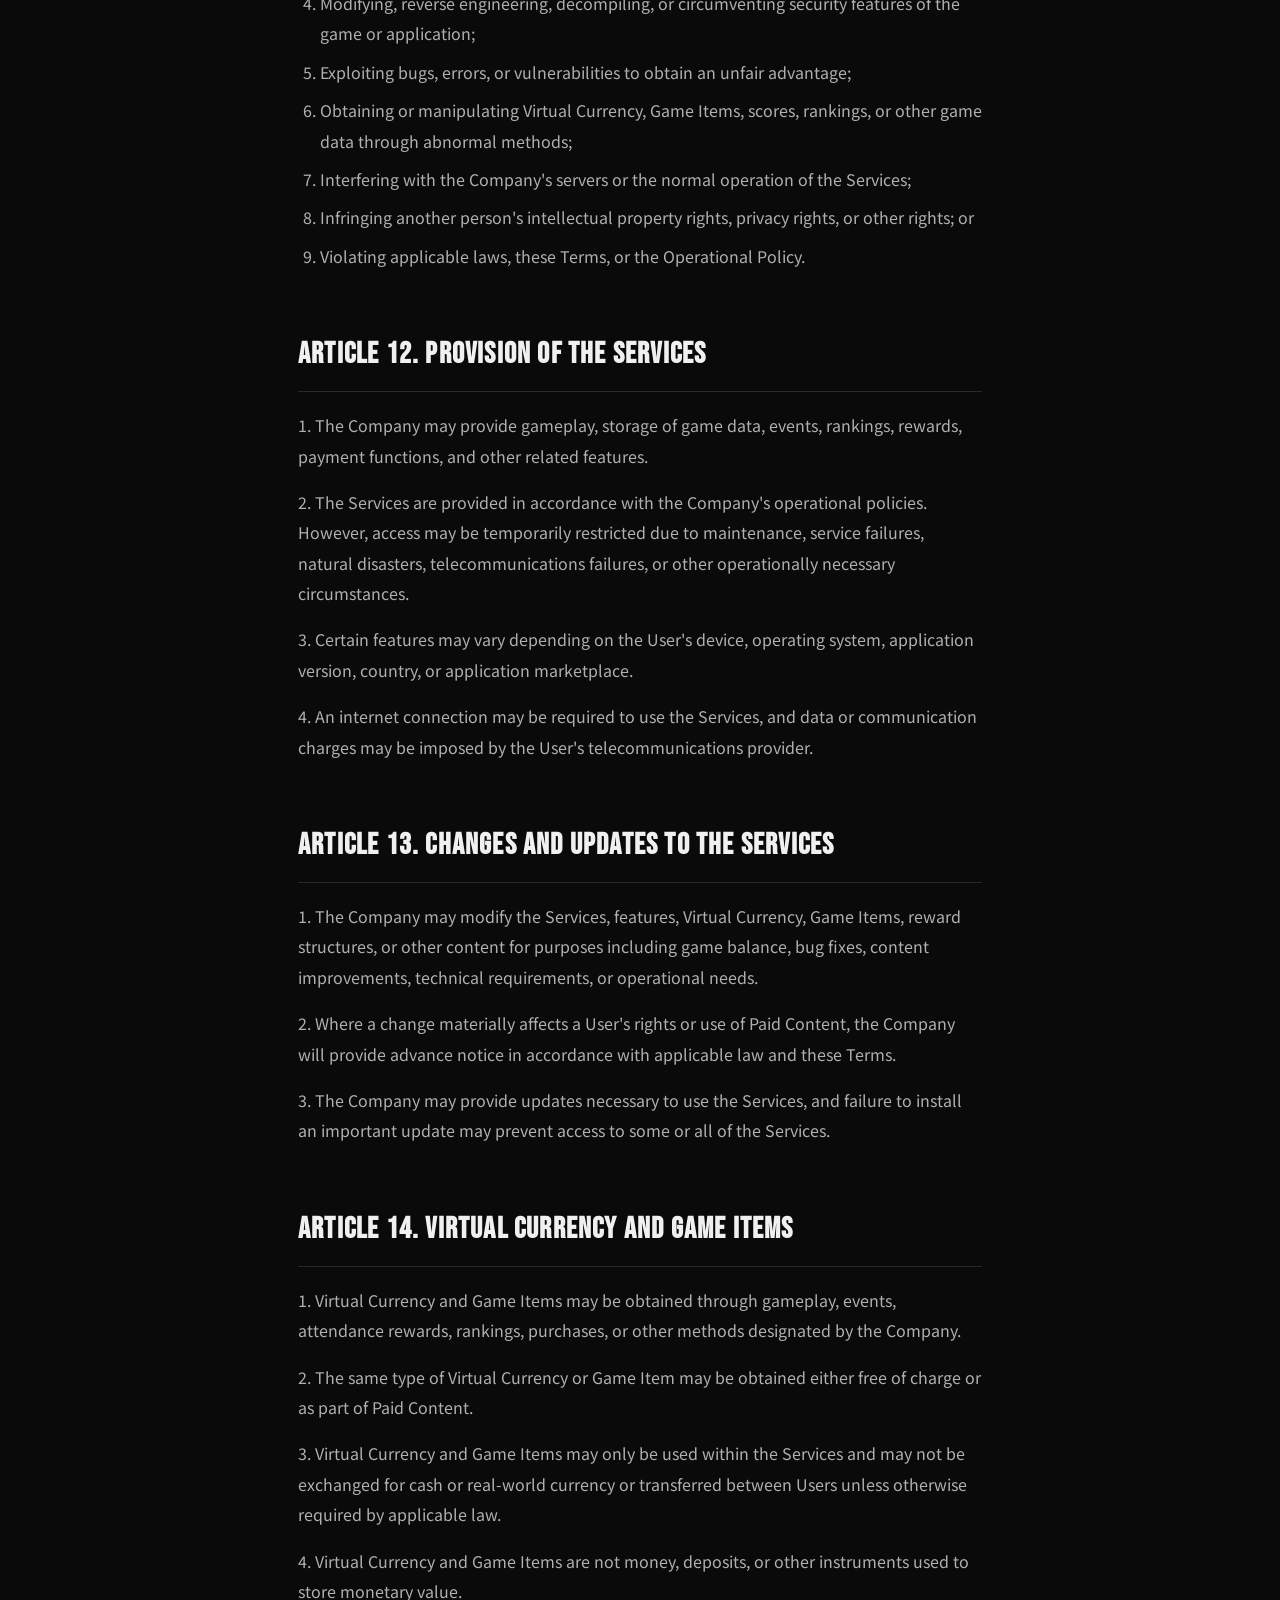
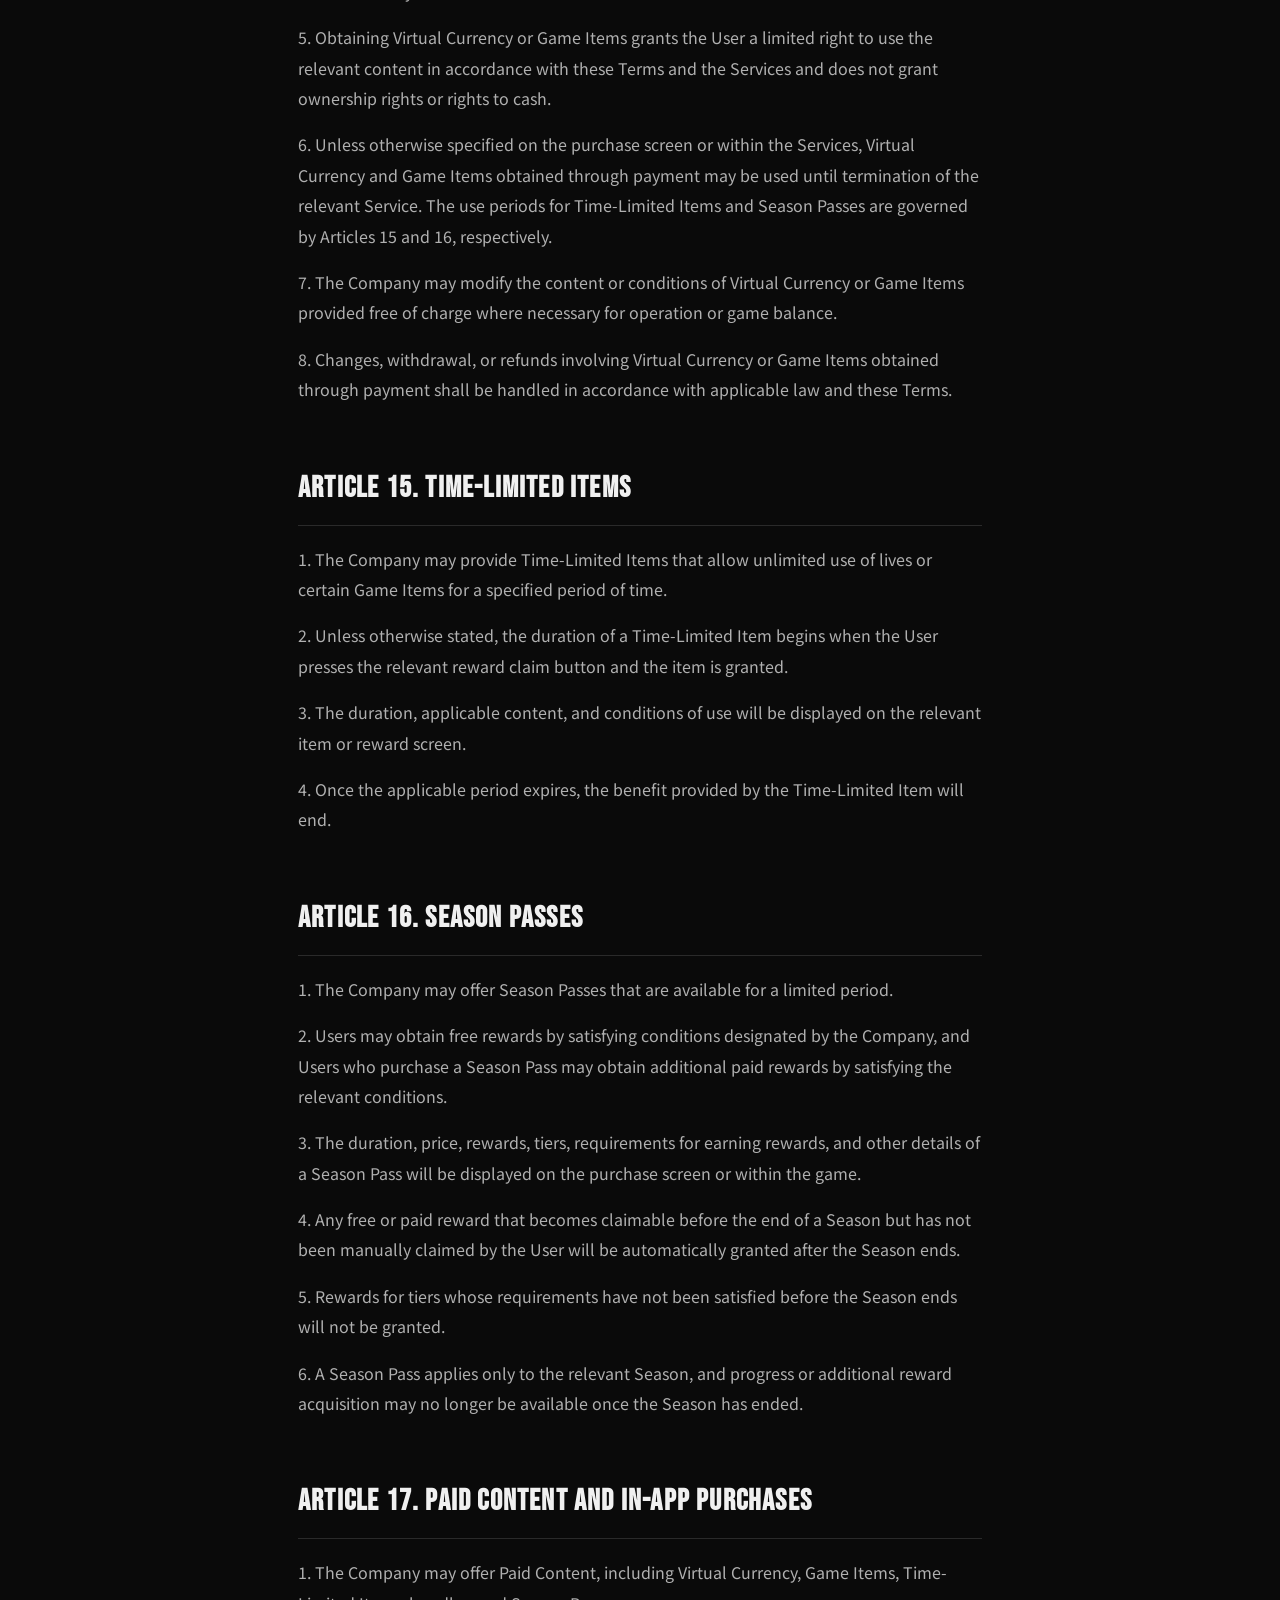
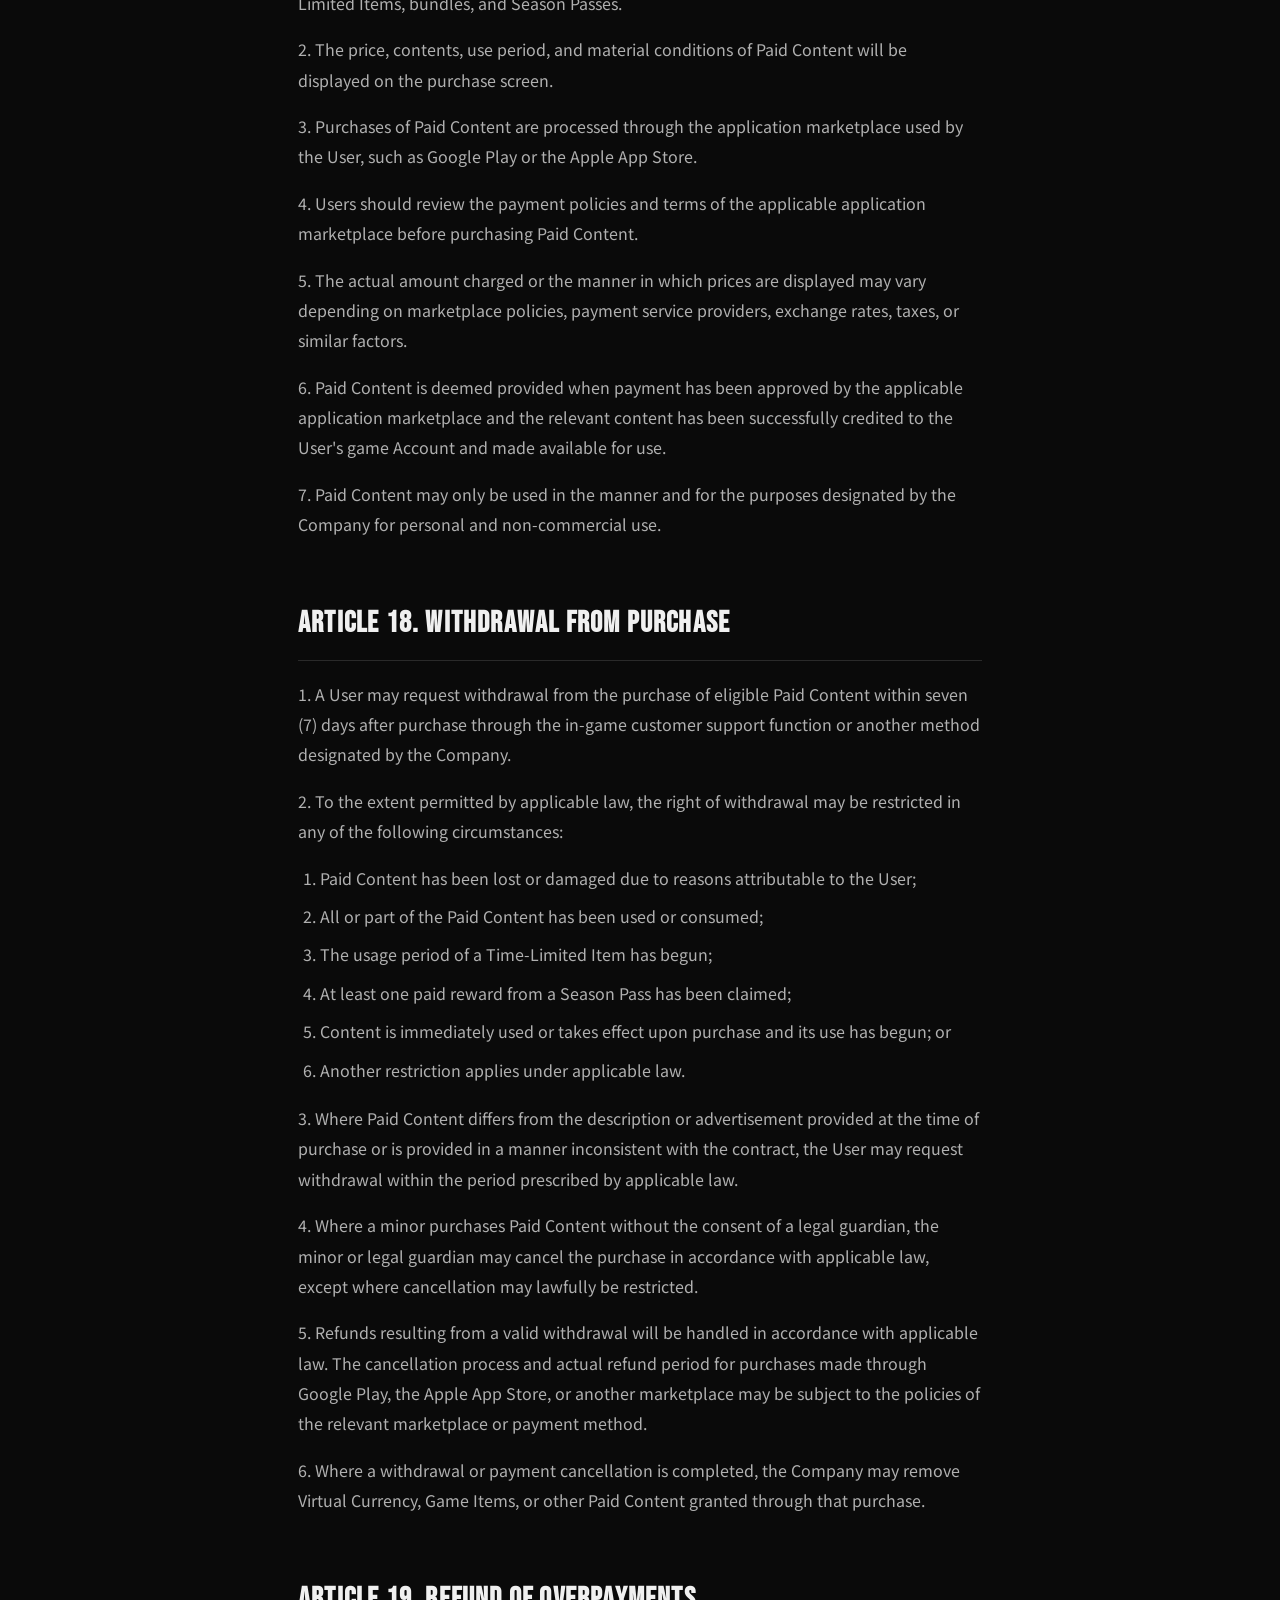
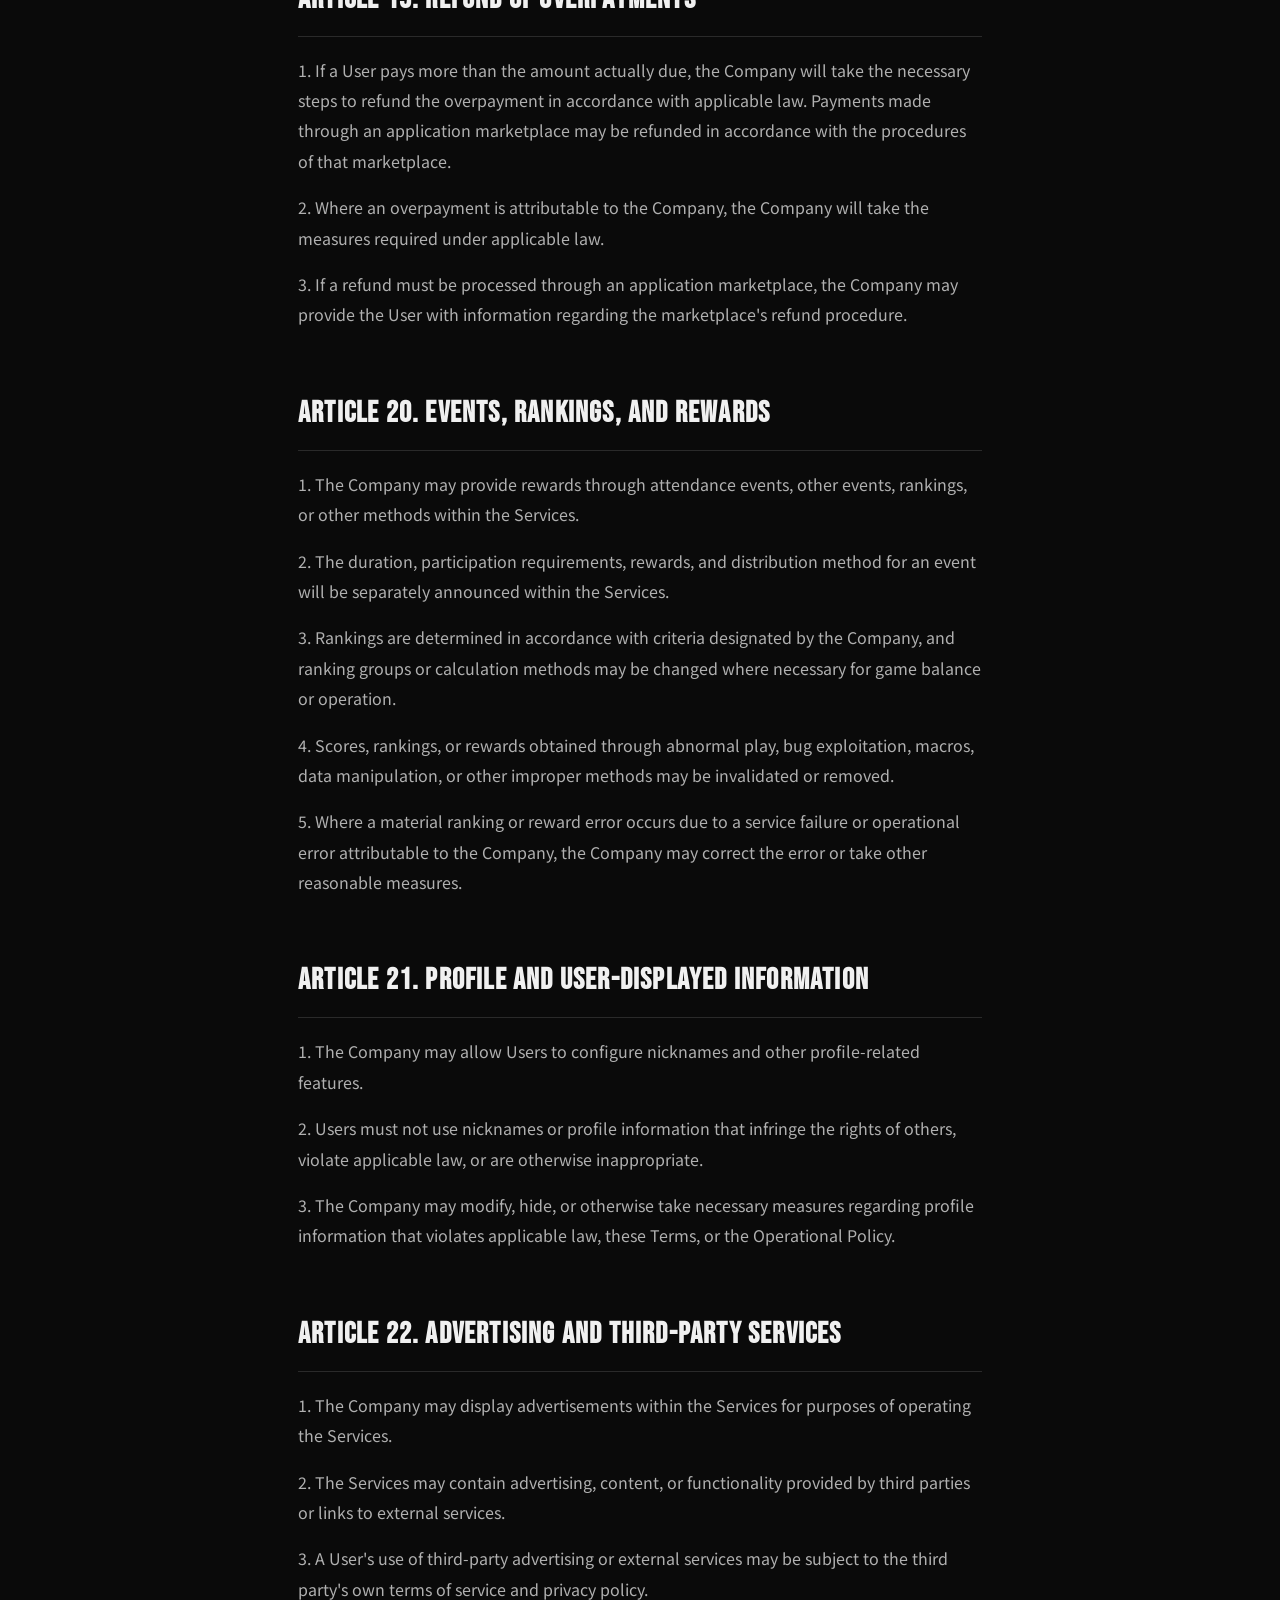
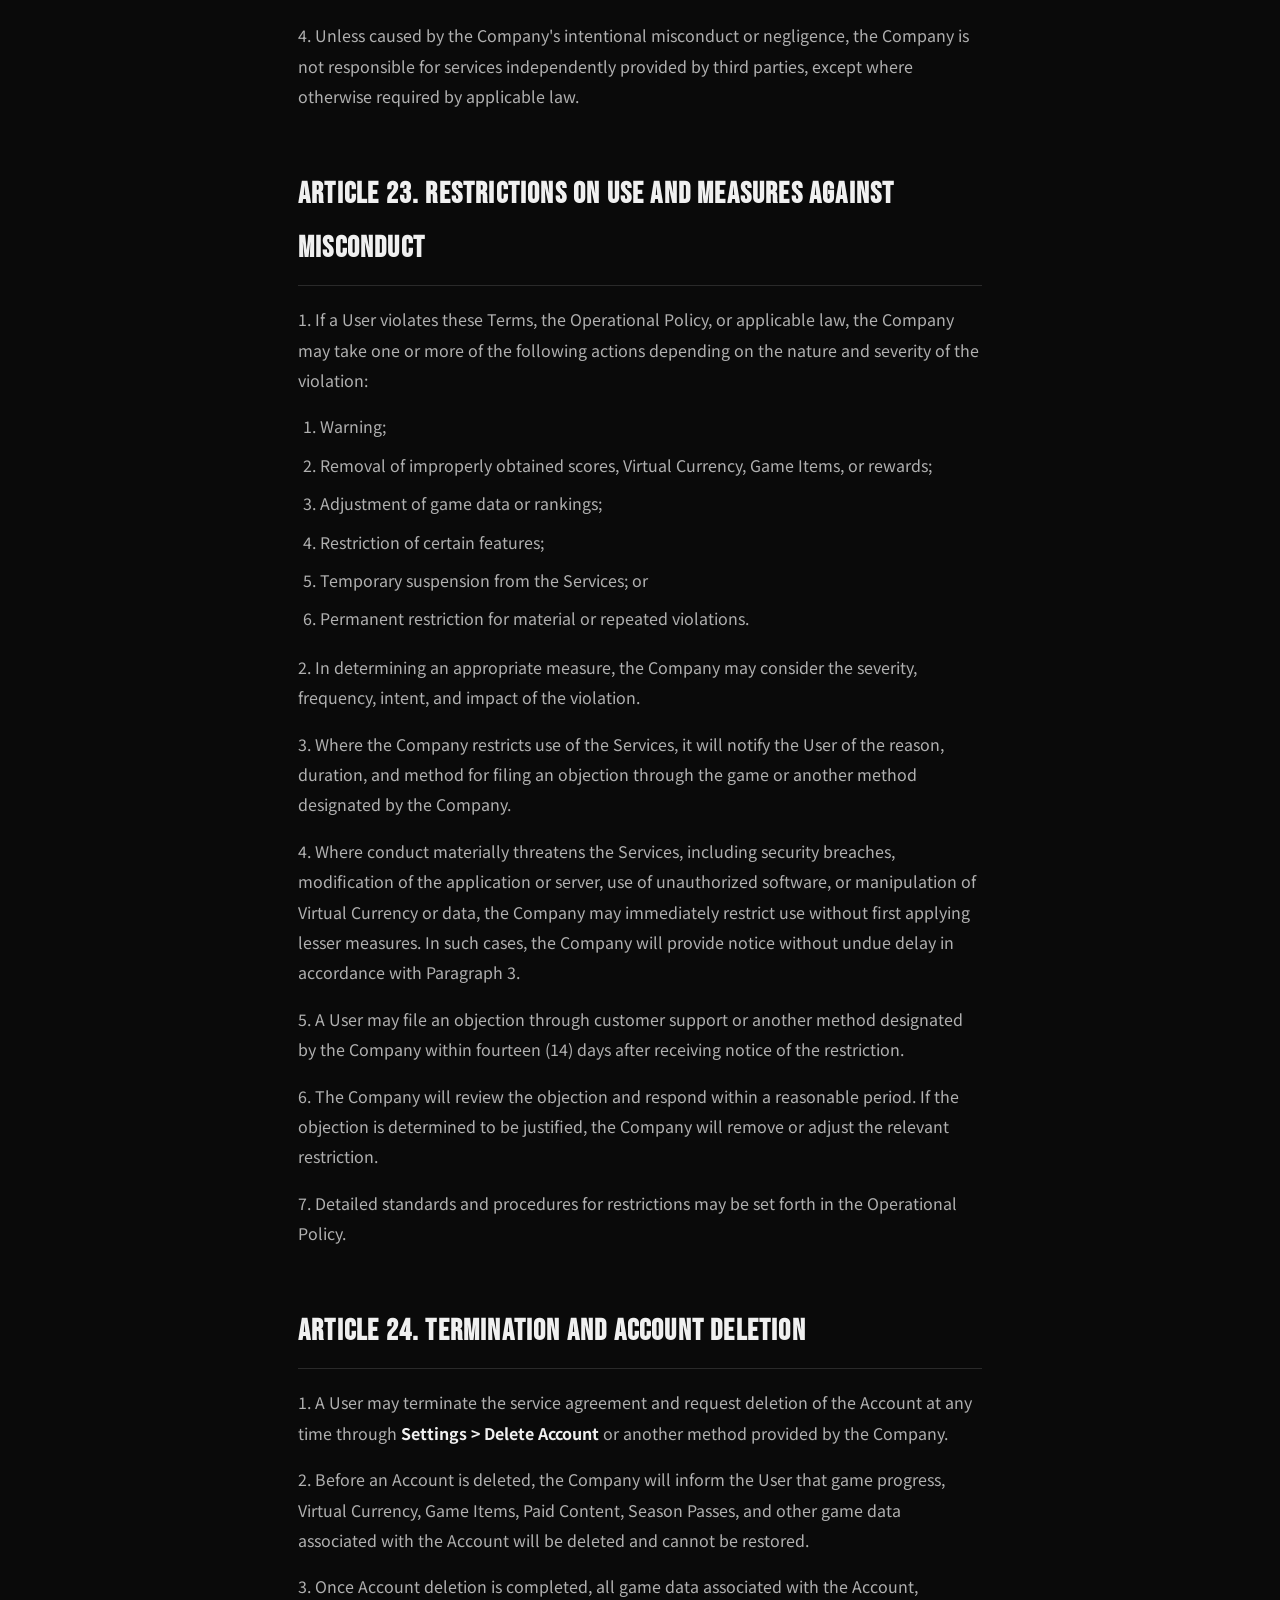
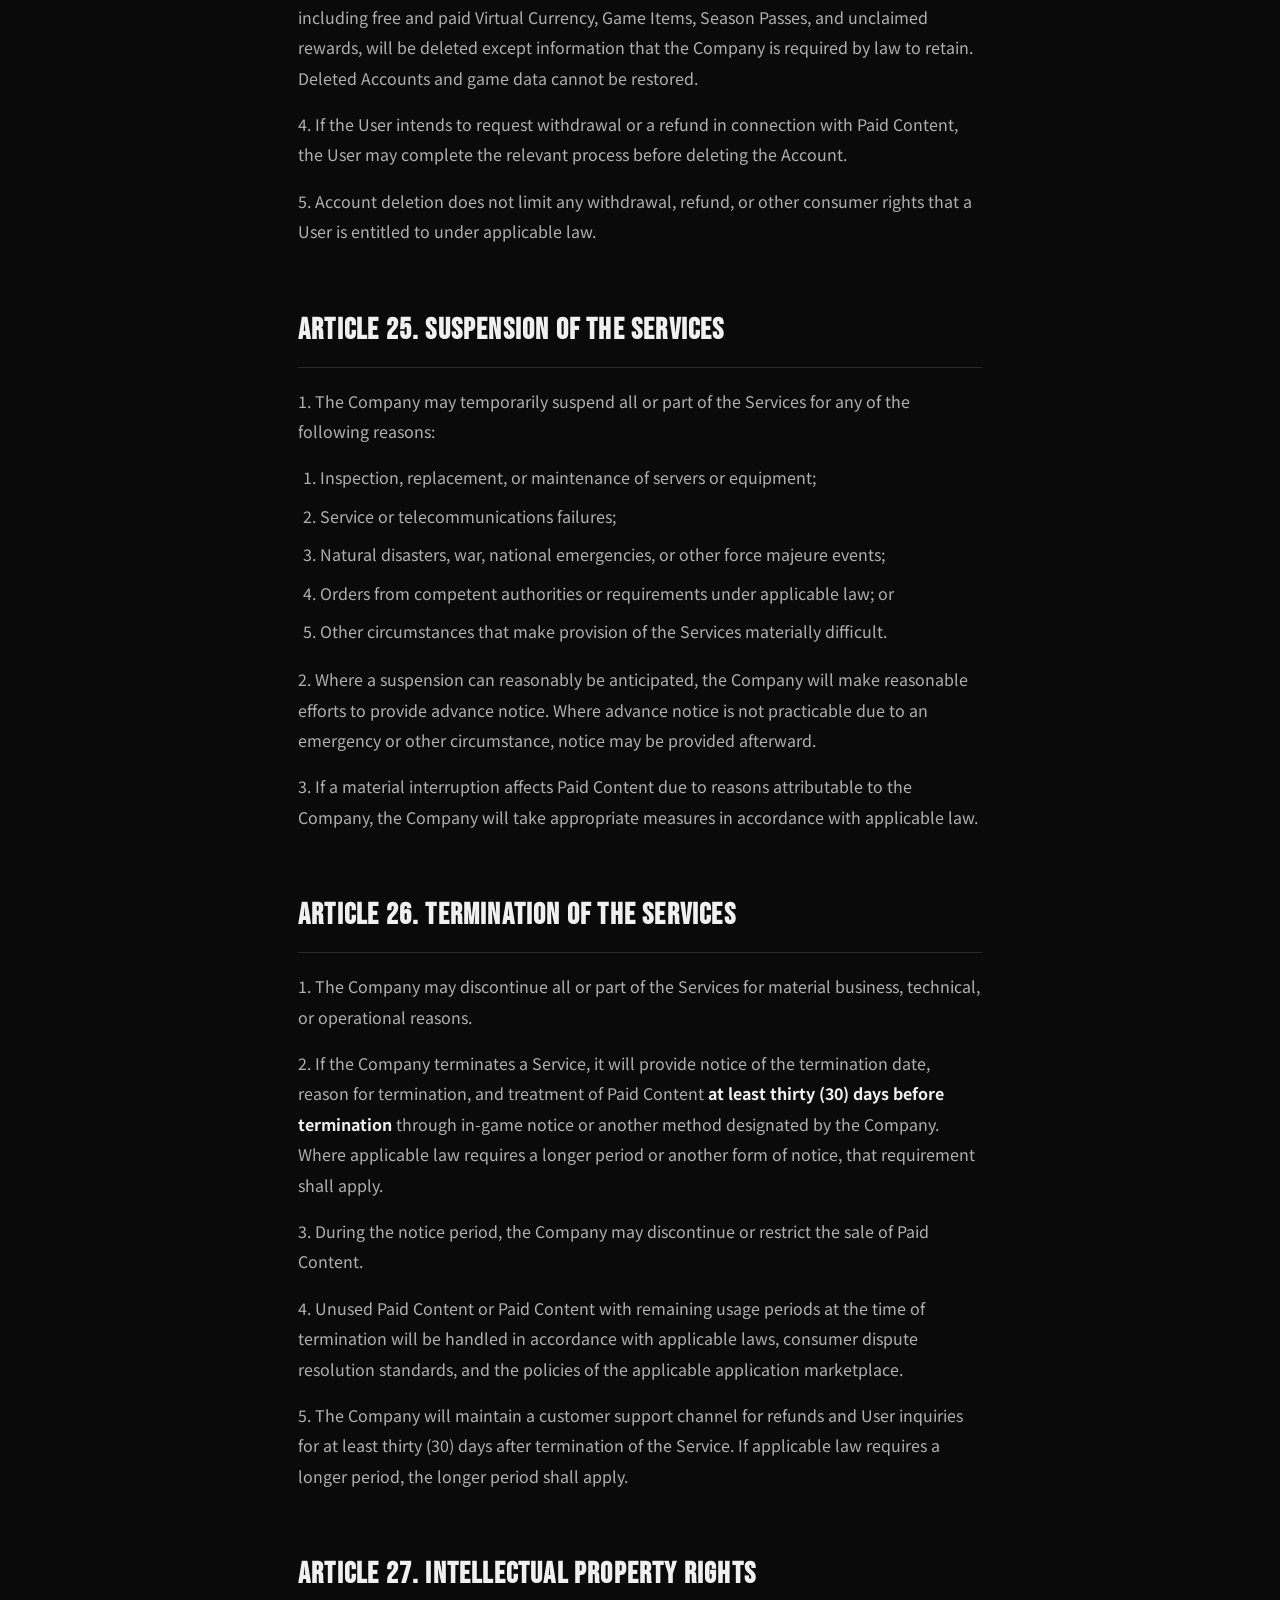
<file: en/terms.html>
<!DOCTYPE html>
<html lang="en">
<head>
  <meta charset="UTF-8" />
  <meta name="viewport" content="width=device-width, initial-scale=1.0" />
  <meta name="robots" content="noindex, nofollow" />
  <meta http-equiv="refresh" content="0; url=../terms.html?lang=en" />
  <title>Terms of Service — Billion Play</title>
  <link rel="icon" type="image/png" href="../favicon.png" />
  <style>
    body {
      background: #0a0a0a;
      color: #b0b0b0;
      font-family: -apple-system, BlinkMacSystemFont, 'Segoe UI', sans-serif;
      display: flex;
      align-items: center;
      justify-content: center;
      min-height: 100vh;
      margin: 0;
      text-align: center;
      padding: 24px;
    }
    a { color: #F5C800; }
  </style>
  <script>
    try { localStorage.setItem('bp-lang', 'en'); } catch (e) {}
    location.replace('../terms.html?lang=en');
  </script>
</head>
<body>
  <p>Redirecting to the Terms of Service…<br>
  <a href="../terms.html?lang=en">Continue</a></p>
</body>
</html>
</file>
